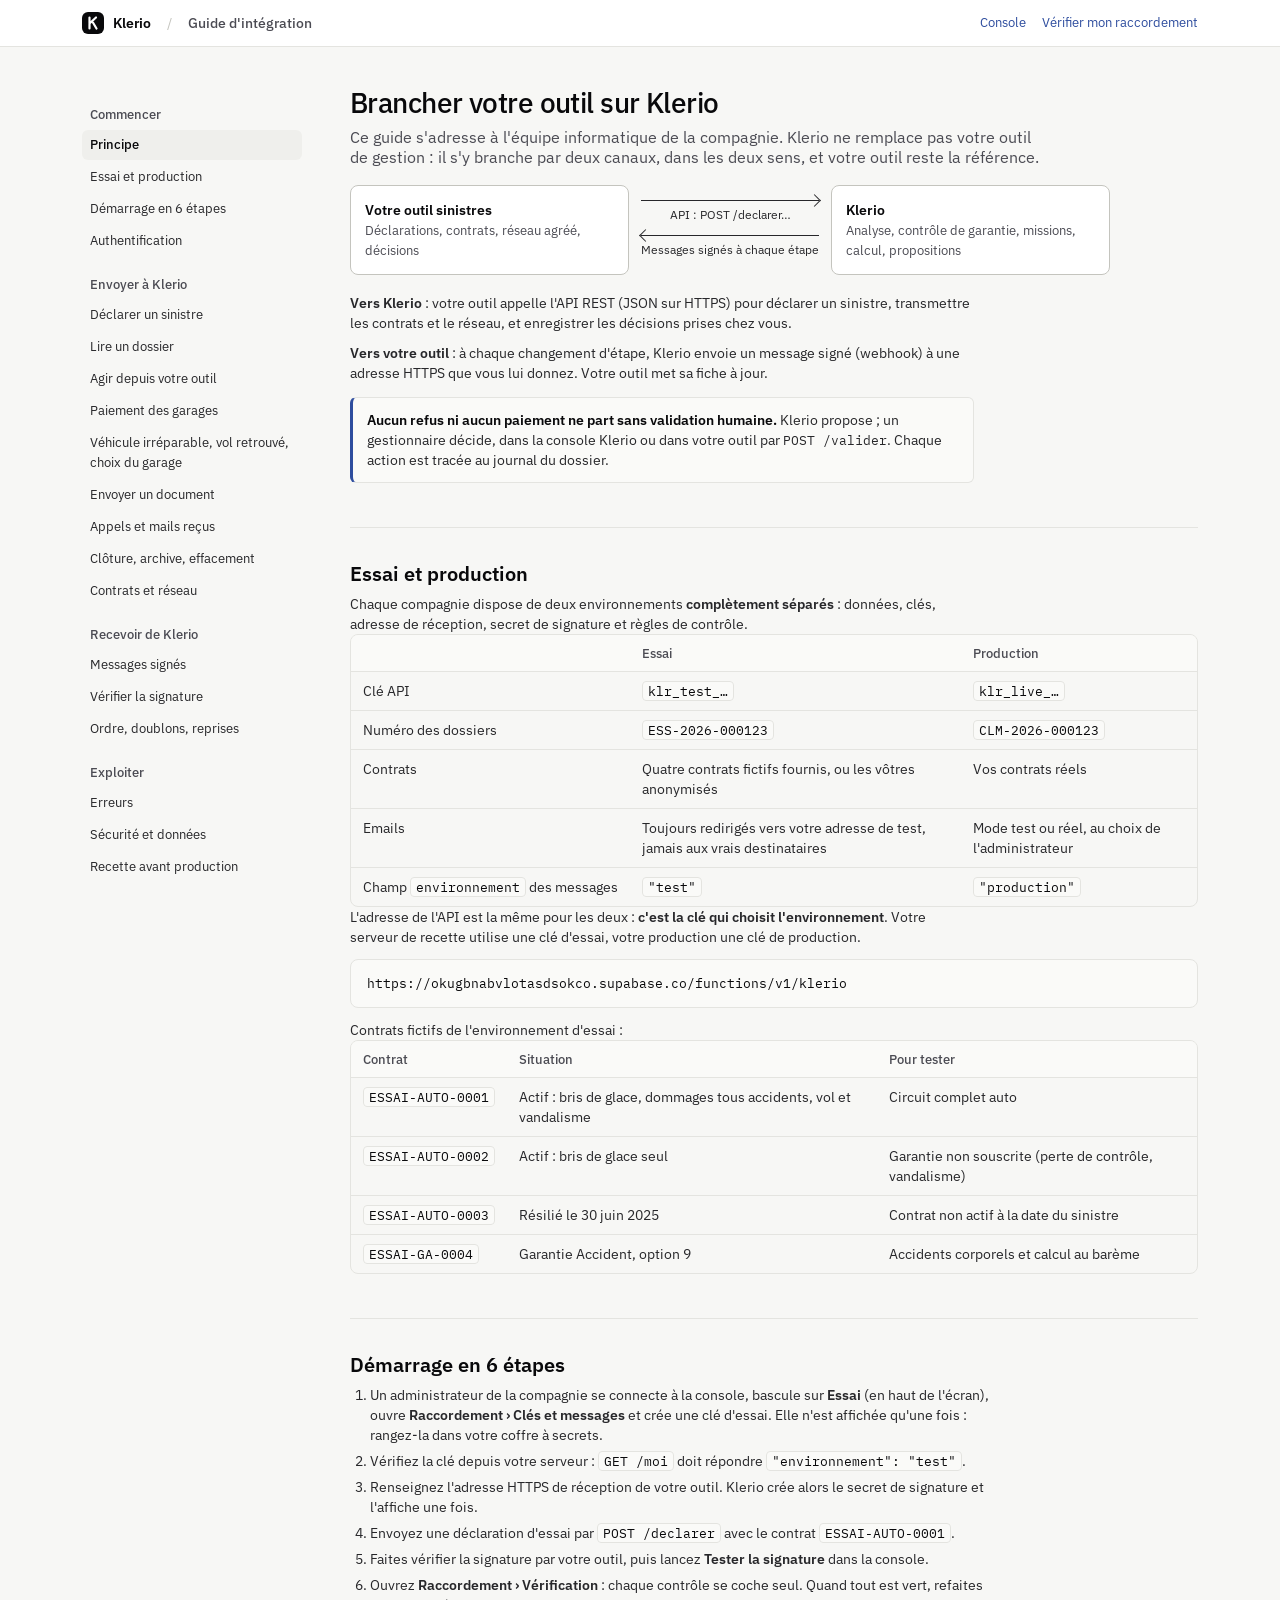
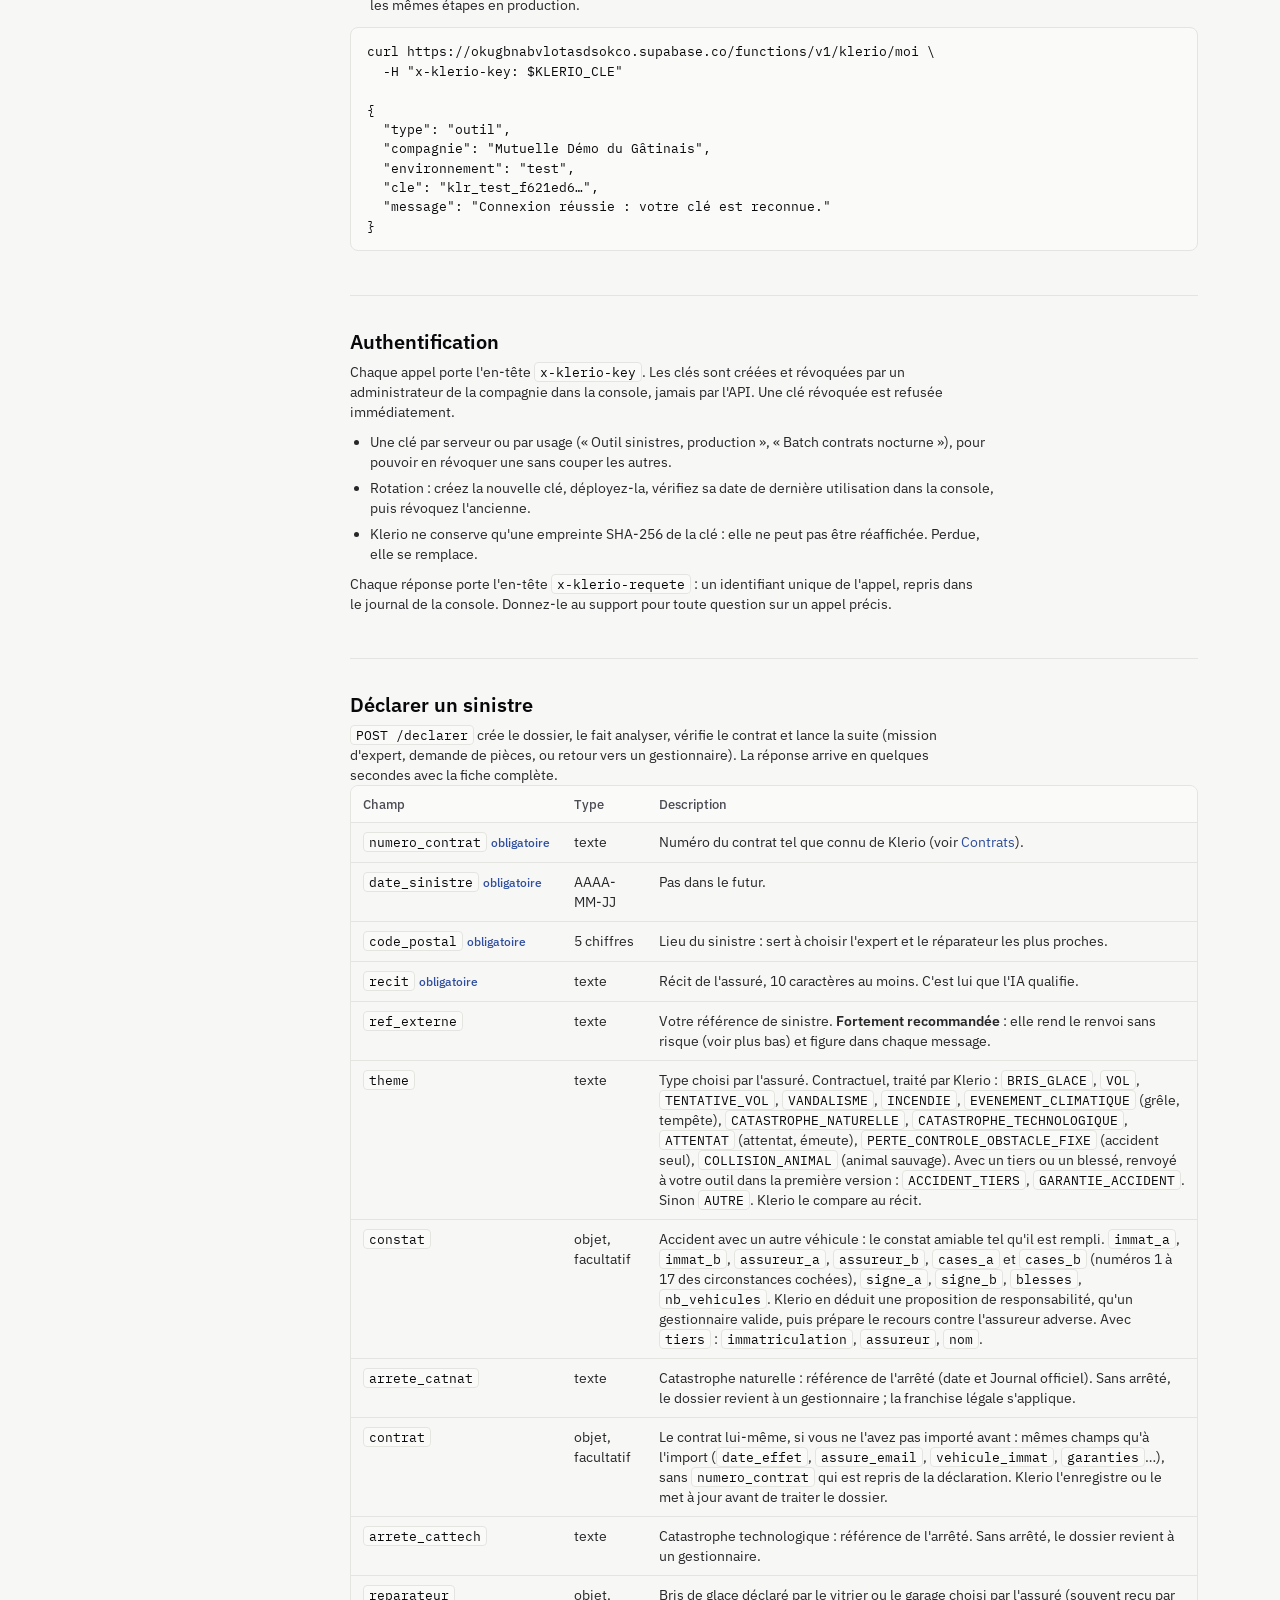
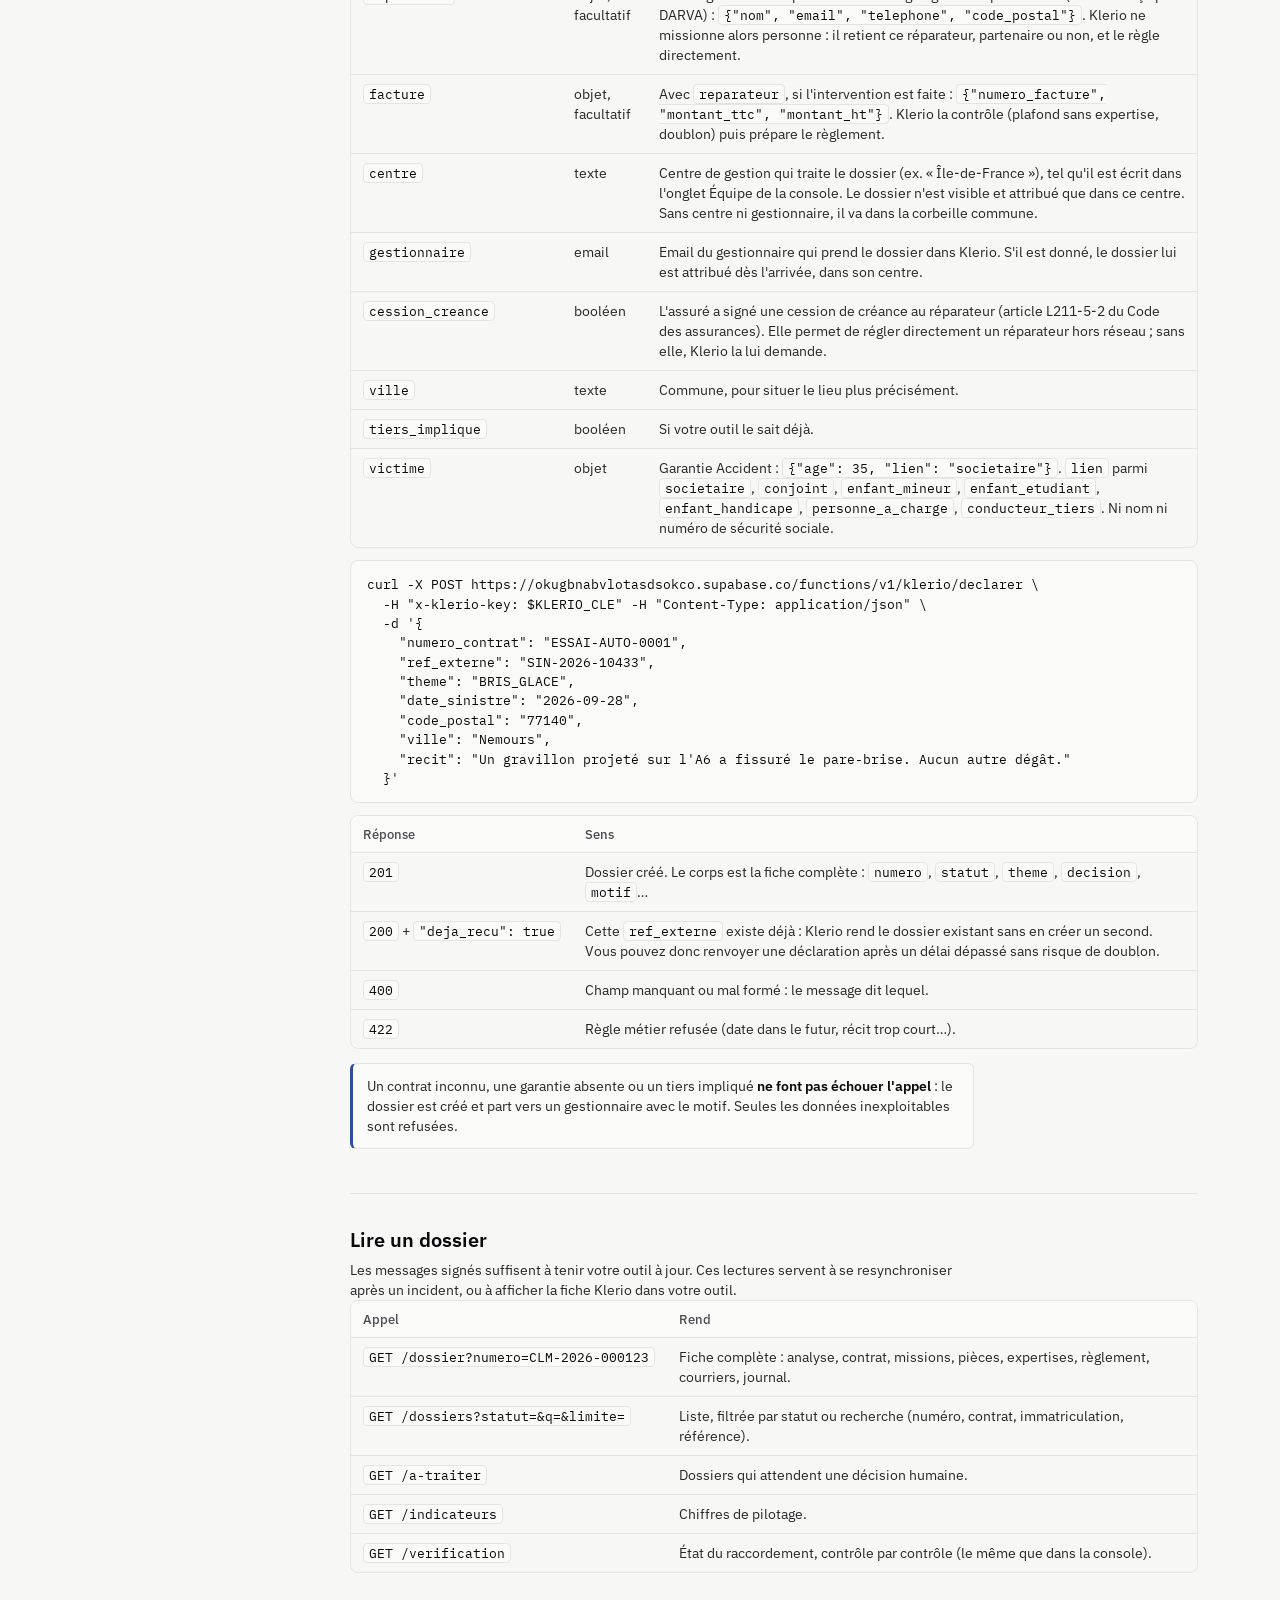
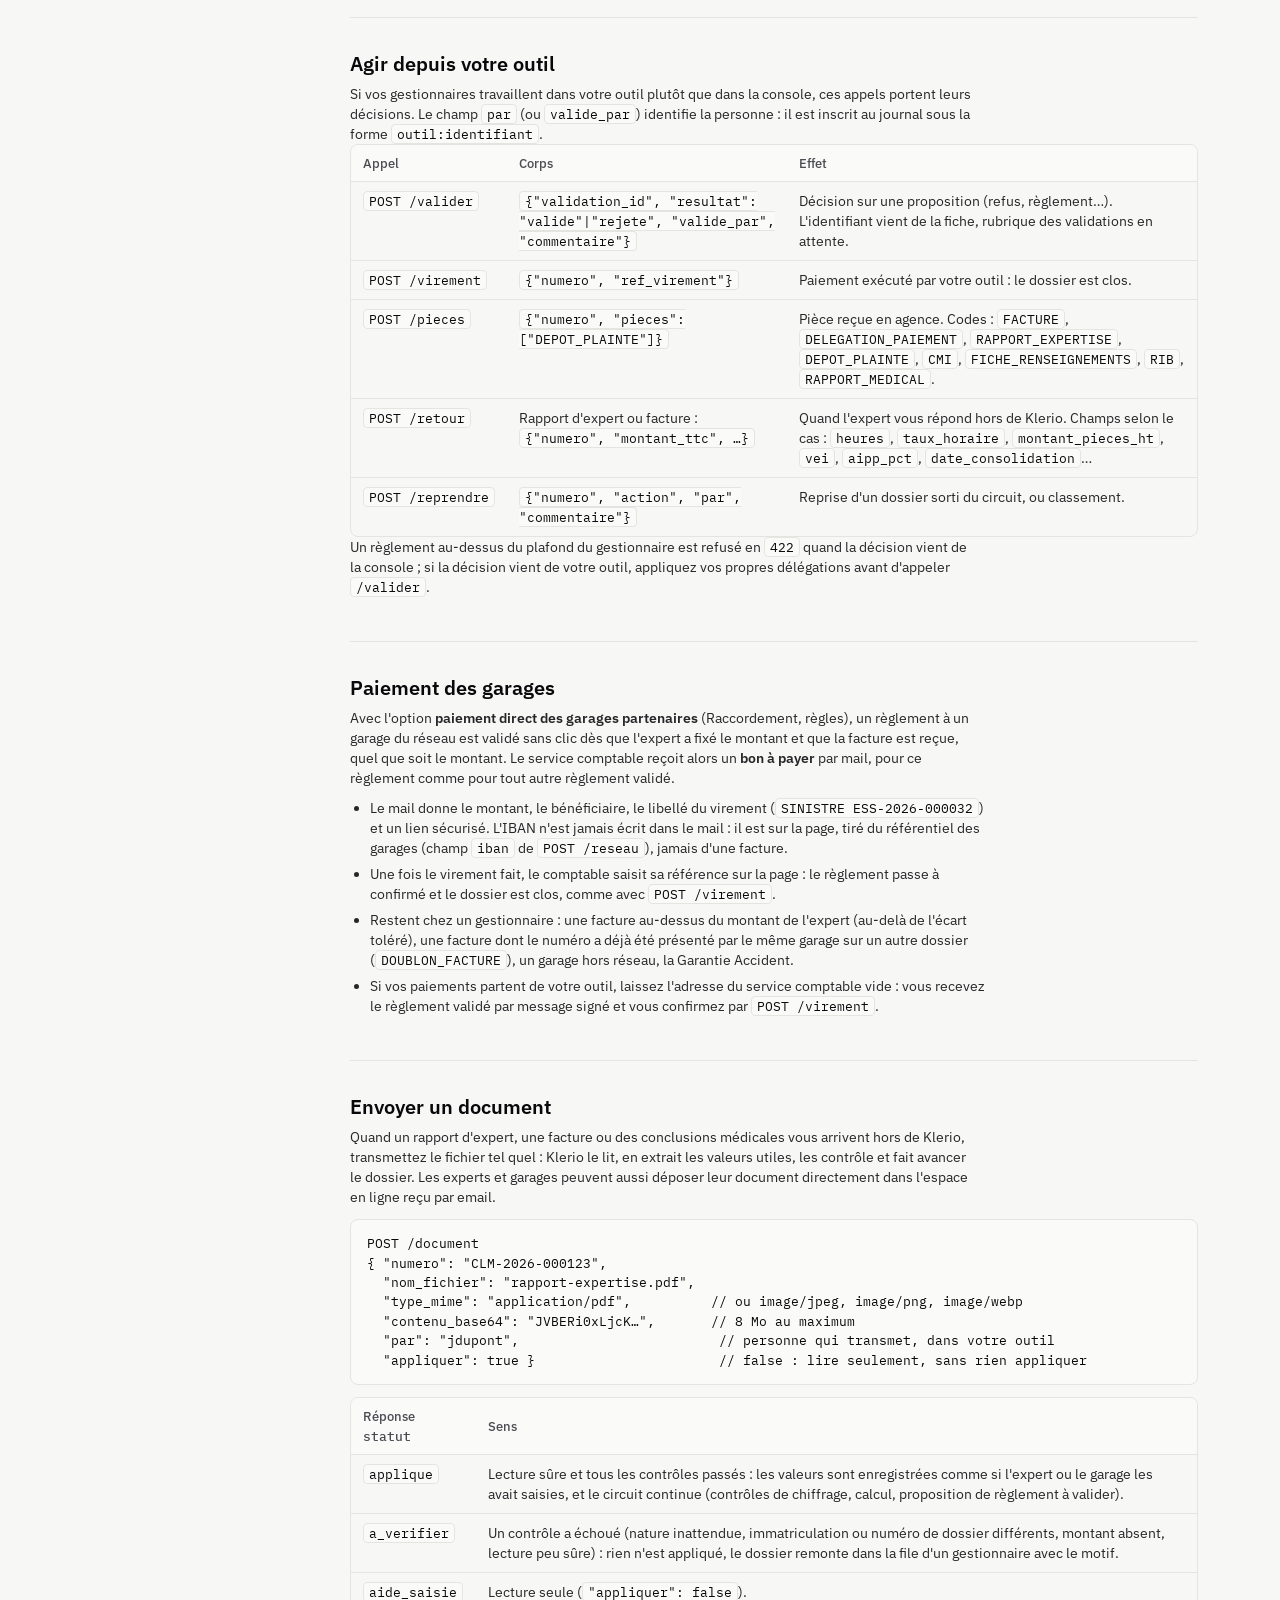
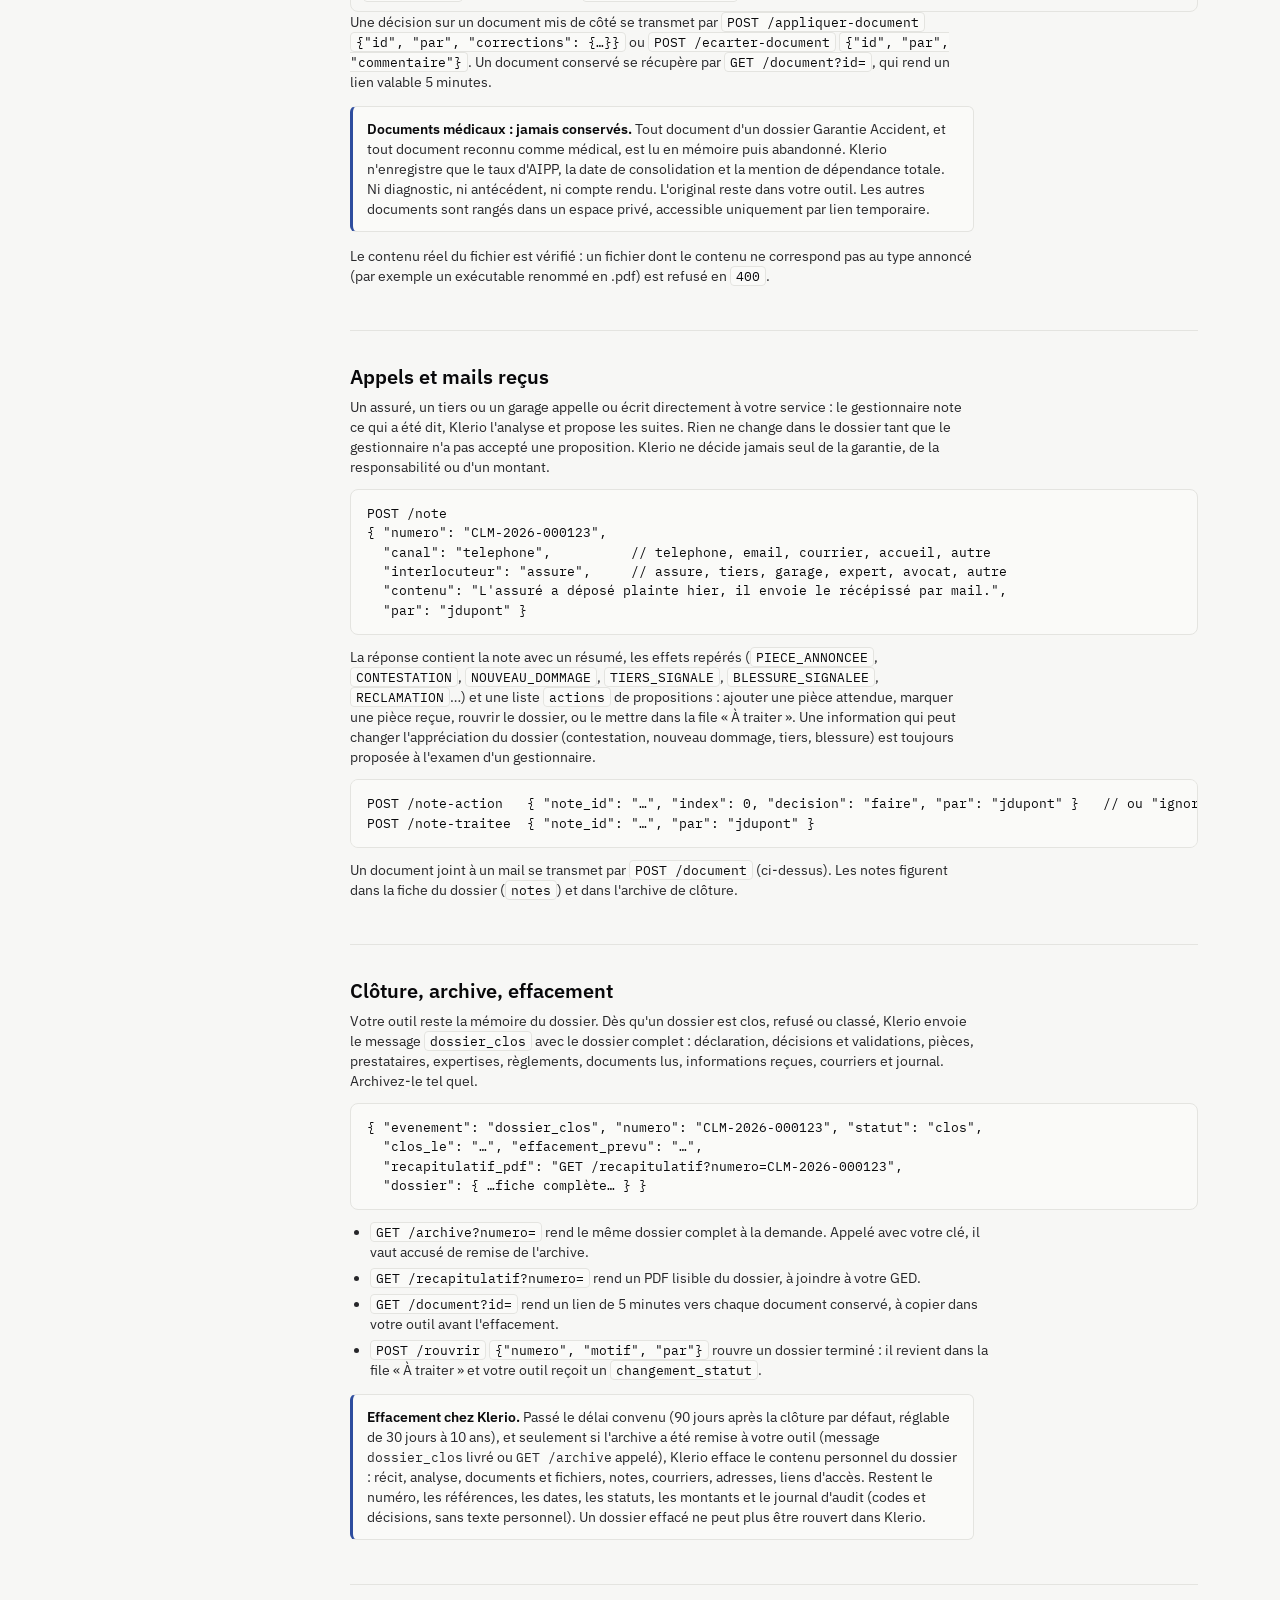
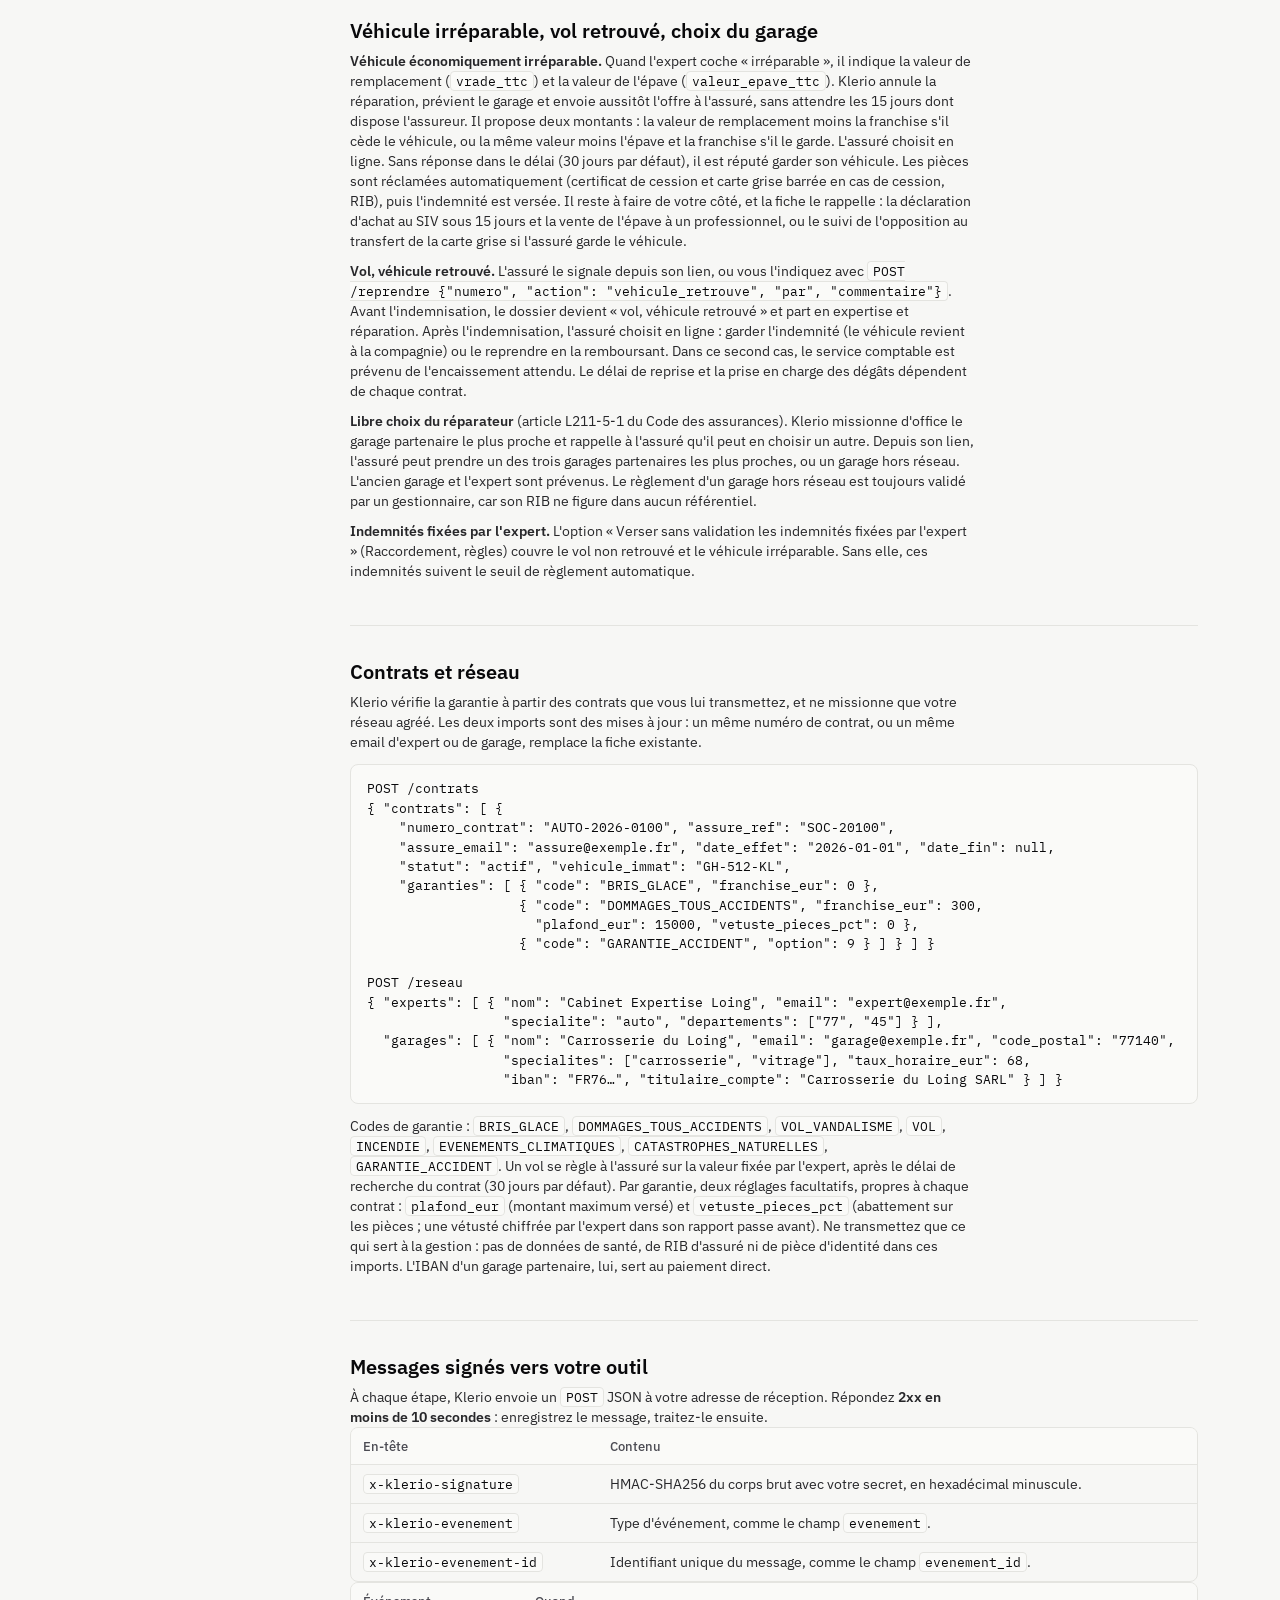
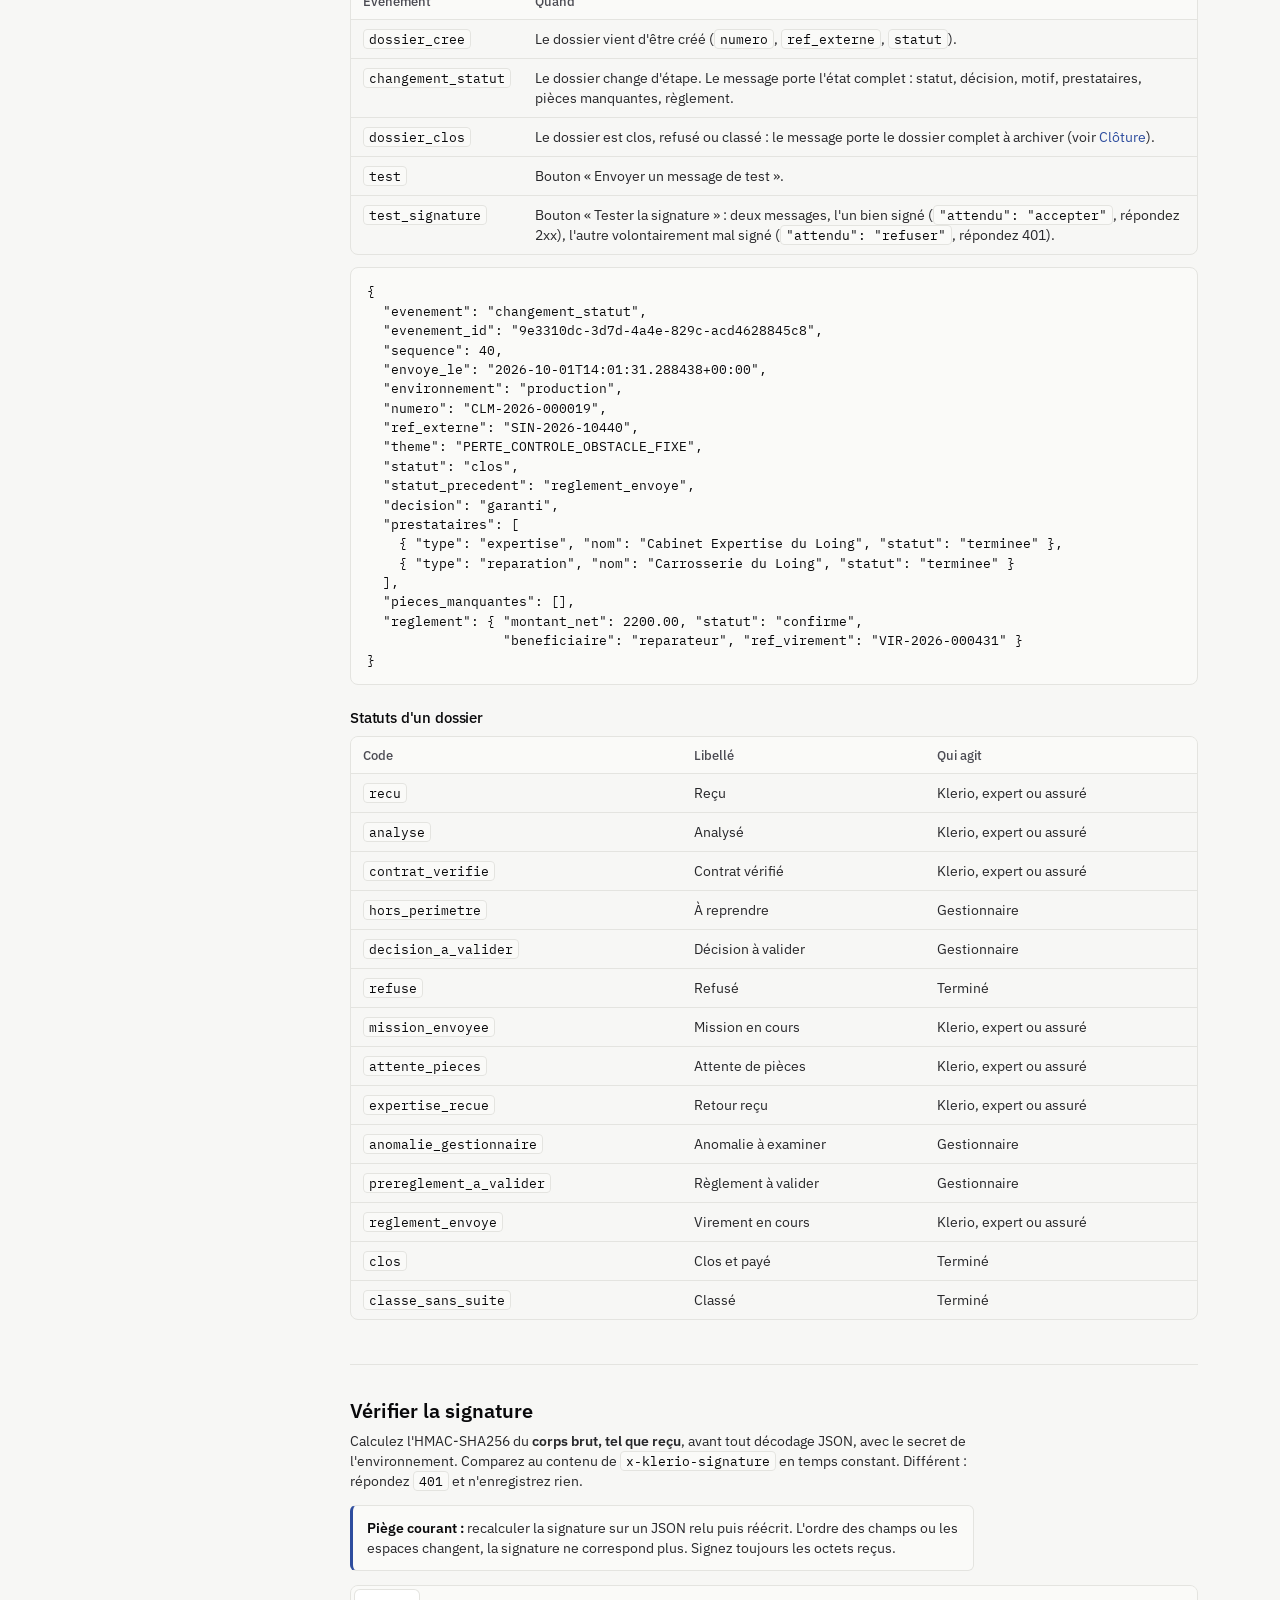
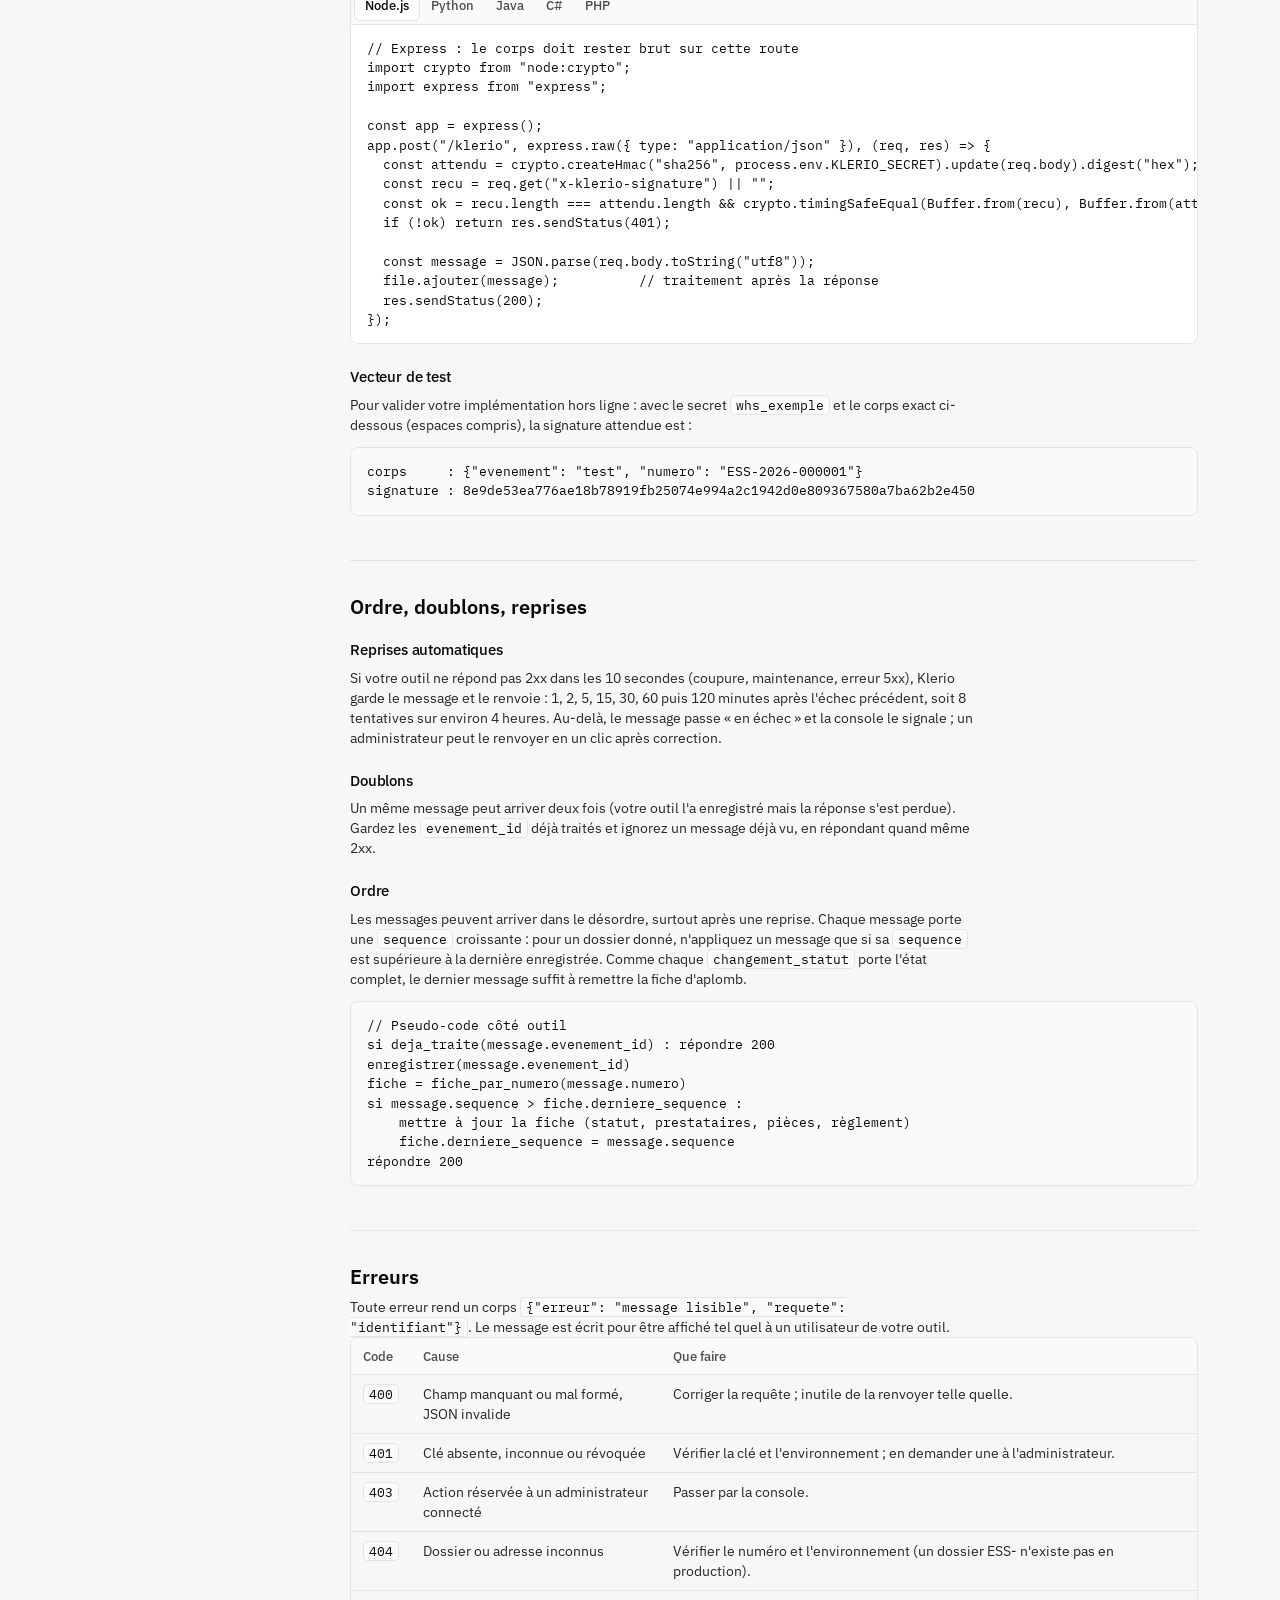
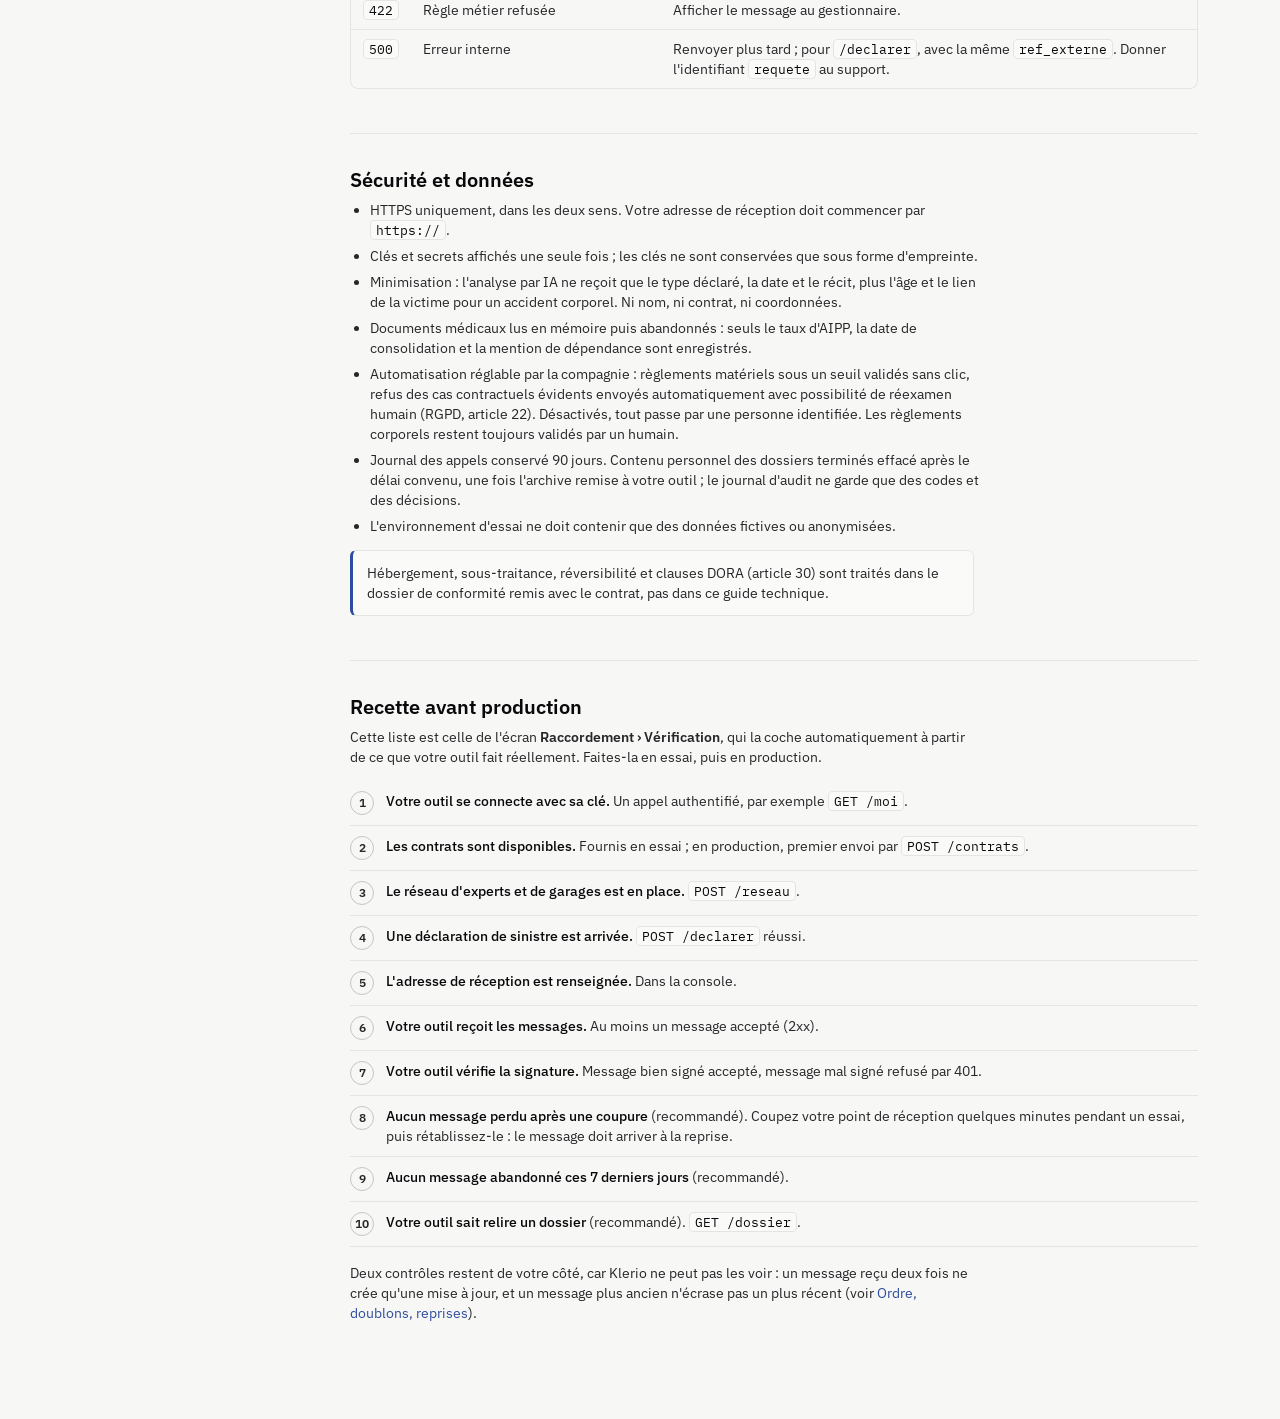
<file: guide.html>
<!doctype html>
<html lang="fr">
<head>
<meta charset="utf-8">
<meta name="viewport" content="width=device-width, initial-scale=1">
<link rel="icon" type="image/svg+xml" href="icones/icone.svg">
<link rel="icon" type="image/png" sizes="32x32" href="icones/favicon-32.png">
<link rel="apple-touch-icon" href="icones/apple-touch-icon.png">
<title>Guide d'intégration Klerio</title>
<meta name="description" content="Brancher l'outil de gestion des sinistres d'une compagnie sur Klerio : clés, déclarations, messages signés, recette.">
<link rel="preconnect" href="https://fonts.googleapis.com">
<link rel="preconnect" href="https://fonts.gstatic.com" crossorigin>
<link href="https://fonts.googleapis.com/css2?family=IBM+Plex+Mono:wght@400;500&family=IBM+Plex+Sans:wght@400;500;600&display=swap" rel="stylesheet">
<link rel="stylesheet" href="style.css">
<style>
.haut { border-bottom: 1px solid var(--trait); background: var(--feuille); position: sticky; top: 0; z-index: 10; }
.haut-in { max-width: 1180px; margin: 0 auto; padding: 12px 32px; display: flex; align-items: center; gap: 16px; }
.haut-in .sep { color: var(--trait-fort); }
.haut-in .titre { font-size: 14px; color: var(--gris); font-weight: 500; }
.haut-in nav { margin-left: auto; display: flex; gap: 16px; font-size: 13px; }
.cadre { max-width: 1180px; margin: 0 auto; padding: 0 32px; display: grid; grid-template-columns: 220px minmax(0, 1fr); gap: 48px; }
.sommaire { position: sticky; top: 60px; align-self: start; padding: 28px 0; max-height: calc(100vh - 60px); overflow-y: auto; }
.sommaire ol { list-style: none; margin: 0; padding: 0; display: grid; gap: 2px; counter-reset: s; }
.sommaire a { display: block; padding: 5px 8px; border-radius: 6px; color: var(--encre-2); font-size: 13px; }
.sommaire a:hover { background: var(--survol); text-decoration: none; }
.sommaire a.actif { background: var(--survol); color: var(--encre); font-weight: 500; }
.sommaire .groupe { font-size: 12.5px; font-weight: 500; color: var(--gris); padding: 16px 8px 4px; }
main { padding: 32px 0 96px; min-width: 0; }
main > section { padding-top: 8px; scroll-margin-top: 72px; }
main > section + section { margin-top: 44px; border-top: 1px solid var(--trait); padding-top: 36px; }
main h1 { font-size: 28px; letter-spacing: -.02em; }
main h2 { font-size: 20px; margin-bottom: 10px; }
main h3 { font-size: 15px; margin: 24px 0 8px; }
main p, main li { color: var(--encre-2); max-width: 78ch; }
main p + p { margin-top: 10px; }
main ul, main ol.etapes { padding-left: 20px; display: grid; gap: 6px; margin: 10px 0; }
.chapeau { font-size: 15.5px; color: var(--gris); margin-top: 8px; max-width: 70ch; }
code, .mono { font-family: var(--mono); font-size: 12.5px; }
p code, li code, td code { background: var(--feuille-2); border: 1px solid var(--trait); border-radius: 4px; padding: 1px 5px; color: var(--encre); }
pre { font-family: var(--mono); font-size: 12.5px; line-height: 1.55; background: var(--feuille-2); border: 1px solid var(--trait); border-radius: 8px; padding: 14px 16px; overflow-x: auto; margin: 12px 0; color: var(--encre); }
.tab-code { border: 1px solid var(--trait); border-radius: 8px; margin: 12px 0; overflow: hidden; }
.tab-code .langs { display: flex; gap: 2px; background: var(--feuille-2); border-bottom: 1px solid var(--trait); padding: 4px; overflow-x: auto; }
.tab-code .langs button { border: 0; background: none; padding: 5px 10px; border-radius: 5px; font-size: 12.5px; font-weight: 500; color: var(--gris); cursor: pointer; white-space: nowrap; }
.tab-code .langs button[aria-selected="true"] { background: var(--feuille); color: var(--encre); box-shadow: 0 0 0 1px var(--trait); }
.tab-code pre { margin: 0; border: 0; border-radius: 0; background: var(--feuille); }
table.doc { width: 100%; border-collapse: collapse; font-size: 13.5px; margin: 12px 0; }
table.doc th { text-align: left; font-weight: 500; color: var(--gris); font-size: 12.5px; padding: 8px 12px; border-bottom: 1px solid var(--trait); background: var(--feuille-2); }
table.doc td { padding: 9px 12px; border-bottom: 1px solid var(--trait); vertical-align: top; color: var(--encre-2); }
table.doc td:first-child { white-space: nowrap; }
.tableau-defil { overflow-x: auto; border: 1px solid var(--trait); border-radius: 8px; }
.tableau-defil table.doc { margin: 0; }
.tableau-defil table.doc tr:last-child td { border-bottom: 0; }
.oblig { font-size: 11.5px; color: var(--orange-texte); font-weight: 500; margin-left: 4px; }
.note { border: 1px solid var(--trait); border-left: 3px solid var(--bleu); border-radius: 6px; padding: 12px 14px; background: var(--feuille-2); margin: 14px 0; font-size: 13.5px; color: var(--encre-2); max-width: 78ch; }
.note.attention { border-left-color: var(--orange); }
.note b { color: var(--encre); }
.schema { display: grid; grid-template-columns: 1fr auto 1fr; gap: 12px; align-items: center; margin: 18px 0; max-width: 760px; }
.schema .boite-s { border: 1px solid var(--trait-fort); border-radius: 8px; padding: 14px; background: var(--feuille); }
.schema .boite-s b { display: block; font-size: 14px; }
.schema .boite-s span { font-size: 12.5px; color: var(--gris); }
.schema .fleches { display: grid; gap: 10px; font-size: 12px; color: var(--encre-2); text-align: center; }
.schema .fleches div { border-top: 1.5px solid var(--encre-2); padding-top: 4px; position: relative; min-width: 170px; }
.schema .fleches div::after { content: ""; position: absolute; top: -5px; width: 8px; height: 8px; border-top: 1.5px solid var(--encre-2); border-right: 1.5px solid var(--encre-2); }
.schema .fleches .d::after { right: 0; transform: rotate(45deg); }
.schema .fleches .g::after { left: 0; transform: rotate(-135deg); }
@media (max-width: 640px) { .schema { grid-template-columns: 1fr; } .schema .fleches div { min-width: 0; } }
.recette { list-style: none; padding: 0 !important; counter-reset: r; }
.recette li { counter-increment: r; display: grid; grid-template-columns: 26px 1fr; gap: 10px; padding: 10px 0; border-bottom: 1px solid var(--trait); max-width: none; }
.recette li::before { content: counter(r); width: 22px; height: 22px; border-radius: 50%; border: 1.5px solid var(--trait-fort); display: grid; place-items: center; font-size: 12px; font-weight: 600; color: var(--encre-2); }
.recette b { color: var(--encre); font-weight: 500; }
@media (max-width: 900px) {
  .cadre { grid-template-columns: minmax(0, 1fr); gap: 0; padding: 0 16px; }
  .sommaire { position: static; max-height: none; padding: 16px 0 0; border-bottom: 1px solid var(--trait); }
  .sommaire ol { grid-template-columns: repeat(2, minmax(0, 1fr)); }
  .haut-in { padding: 12px 16px; }
  .haut-in .titre, .haut-in .sep { display: none; }
}
</style>
<link rel="stylesheet" href="charte.css?v=20261115b">
</head>
<body>
<header class="haut">
  <div class="haut-in">
    <a class="marque" href="index.html" id="logo" style="color:inherit;text-decoration:none"></a>
    <span class="sep">/</span><span class="titre">Guide d'intégration</span>
    <nav><a href="index.html">Console</a><a href="index.html#/raccordement/verification">Vérifier mon raccordement</a></nav>
  </div>
</header>

<div class="cadre">
  <aside class="sommaire" aria-label="Sommaire">
    <ol>
      <li class="groupe">Commencer</li>
      <li><a href="#principe">Principe</a></li>
      <li><a href="#environnements">Essai et production</a></li>
      <li><a href="#demarrage">Démarrage en 6 étapes</a></li>
      <li><a href="#authentification">Authentification</a></li>
      <li class="groupe">Envoyer à Klerio</li>
      <li><a href="#declarer">Déclarer un sinistre</a></li>
      <li><a href="#suivre">Lire un dossier</a></li>
      <li><a href="#agir">Agir depuis votre outil</a></li>
      <li><a href="#paiement">Paiement des garages</a></li>
      <li><a href="#vehicule">Véhicule irréparable, vol retrouvé, choix du garage</a></li>
      <li><a href="#documents">Envoyer un document</a></li>
      <li><a href="#informations">Appels et mails reçus</a></li>
      <li><a href="#cloture">Clôture, archive, effacement</a></li>
      <li><a href="#referentiels">Contrats et réseau</a></li>
      <li class="groupe">Recevoir de Klerio</li>
      <li><a href="#messages">Messages signés</a></li>
      <li><a href="#signature">Vérifier la signature</a></li>
      <li><a href="#fiabilite">Ordre, doublons, reprises</a></li>
      <li class="groupe">Exploiter</li>
      <li><a href="#erreurs">Erreurs</a></li>
      <li><a href="#securite">Sécurité et données</a></li>
      <li><a href="#recette">Recette avant production</a></li>
    </ol>
  </aside>

  <main>
    <section id="principe">
      <h1>Brancher votre outil sur Klerio</h1>
      <p class="chapeau">Ce guide s'adresse à l'équipe informatique de la compagnie. Klerio ne remplace pas votre outil de gestion : il s'y branche par deux canaux, dans les deux sens, et votre outil reste la référence.</p>
      <div class="schema" role="img" aria-label="Votre outil envoie les déclarations à Klerio ; Klerio renvoie chaque étape à votre outil par un message signé.">
        <div class="boite-s"><b>Votre outil sinistres</b><span>Déclarations, contrats, réseau agréé, décisions</span></div>
        <div class="fleches"><div class="d">API : POST /declarer…</div><div class="g">Messages signés à chaque étape</div></div>
        <div class="boite-s"><b>Klerio</b><span>Analyse, contrôle de garantie, missions, calcul, propositions</span></div>
      </div>
      <p><b>Vers Klerio</b> : votre outil appelle l'API REST (JSON sur HTTPS) pour déclarer un sinistre, transmettre les contrats et le réseau, et enregistrer les décisions prises chez vous.</p>
      <p><b>Vers votre outil</b> : à chaque changement d'étape, Klerio envoie un message signé (webhook) à une adresse HTTPS que vous lui donnez. Votre outil met sa fiche à jour.</p>
      <div class="note"><b>Aucun refus ni aucun paiement ne part sans validation humaine.</b> Klerio propose ; un gestionnaire décide, dans la console Klerio ou dans votre outil par <code>POST /valider</code>. Chaque action est tracée au journal du dossier.</div>
    </section>

    <section id="environnements">
      <h2>Essai et production</h2>
      <p>Chaque compagnie dispose de deux environnements <b>complètement séparés</b> : données, clés, adresse de réception, secret de signature et règles de contrôle.</p>
      <div class="tableau-defil"><table class="doc">
        <thead><tr><th></th><th>Essai</th><th>Production</th></tr></thead>
        <tbody>
          <tr><td>Clé API</td><td><code>klr_test_…</code></td><td><code>klr_live_…</code></td></tr>
          <tr><td>Numéro des dossiers</td><td><code>ESS-2026-000123</code></td><td><code>CLM-2026-000123</code></td></tr>
          <tr><td>Contrats</td><td>Quatre contrats fictifs fournis, ou les vôtres anonymisés</td><td>Vos contrats réels</td></tr>
          <tr><td>Emails</td><td>Toujours redirigés vers votre adresse de test, jamais aux vrais destinataires</td><td>Mode test ou réel, au choix de l'administrateur</td></tr>
          <tr><td>Champ <code>environnement</code> des messages</td><td><code>"test"</code></td><td><code>"production"</code></td></tr>
        </tbody>
      </table></div>
      <p>L'adresse de l'API est la même pour les deux : <b>c'est la clé qui choisit l'environnement</b>. Votre serveur de recette utilise une clé d'essai, votre production une clé de production.</p>
      <pre id="base-url">https://okugbnabvlotasdsokco.supabase.co/functions/v1/klerio</pre>
      <p>Contrats fictifs de l'environnement d'essai :</p>
      <div class="tableau-defil"><table class="doc">
        <thead><tr><th>Contrat</th><th>Situation</th><th>Pour tester</th></tr></thead>
        <tbody>
          <tr><td><code>ESSAI-AUTO-0001</code></td><td>Actif : bris de glace, dommages tous accidents, vol et vandalisme</td><td>Circuit complet auto</td></tr>
          <tr><td><code>ESSAI-AUTO-0002</code></td><td>Actif : bris de glace seul</td><td>Garantie non souscrite (perte de contrôle, vandalisme)</td></tr>
          <tr><td><code>ESSAI-AUTO-0003</code></td><td>Résilié le 30 juin 2025</td><td>Contrat non actif à la date du sinistre</td></tr>
          <tr><td><code>ESSAI-GA-0004</code></td><td>Garantie Accident, option 9</td><td>Accidents corporels et calcul au barème</td></tr>
        </tbody>
      </table></div>
    </section>

    <section id="demarrage">
      <h2>Démarrage en 6 étapes</h2>
      <ol class="etapes">
        <li>Un administrateur de la compagnie se connecte à la console, bascule sur <b>Essai</b> (en haut de l'écran), ouvre <b>Raccordement › Clés et messages</b> et crée une clé d'essai. Elle n'est affichée qu'une fois : rangez-la dans votre coffre à secrets.</li>
        <li>Vérifiez la clé depuis votre serveur : <code>GET /moi</code> doit répondre <code>"environnement": "test"</code>.</li>
        <li>Renseignez l'adresse HTTPS de réception de votre outil. Klerio crée alors le secret de signature et l'affiche une fois.</li>
        <li>Envoyez une déclaration d'essai par <code>POST /declarer</code> avec le contrat <code>ESSAI-AUTO-0001</code>.</li>
        <li>Faites vérifier la signature par votre outil, puis lancez <b>Tester la signature</b> dans la console.</li>
        <li>Ouvrez <b>Raccordement › Vérification</b> : chaque contrôle se coche seul. Quand tout est vert, refaites les mêmes étapes en production.</li>
      </ol>
<pre>curl https://okugbnabvlotasdsokco.supabase.co/functions/v1/klerio/moi \
  -H "x-klerio-key: $KLERIO_CLE"

{
  "type": "outil",
  "compagnie": "Mutuelle Démo du Gâtinais",
  "environnement": "test",
  "cle": "klr_test_f621ed6…",
  "message": "Connexion réussie : votre clé est reconnue."
}</pre>
    </section>

    <section id="authentification">
      <h2>Authentification</h2>
      <p>Chaque appel porte l'en-tête <code>x-klerio-key</code>. Les clés sont créées et révoquées par un administrateur de la compagnie dans la console, jamais par l'API. Une clé révoquée est refusée immédiatement.</p>
      <ul>
        <li>Une clé par serveur ou par usage (« Outil sinistres, production », « Batch contrats nocturne »), pour pouvoir en révoquer une sans couper les autres.</li>
        <li>Rotation : créez la nouvelle clé, déployez-la, vérifiez sa date de dernière utilisation dans la console, puis révoquez l'ancienne.</li>
        <li>Klerio ne conserve qu'une empreinte SHA-256 de la clé : elle ne peut pas être réaffichée. Perdue, elle se remplace.</li>
      </ul>
      <p>Chaque réponse porte l'en-tête <code>x-klerio-requete</code> : un identifiant unique de l'appel, repris dans le journal de la console. Donnez-le au support pour toute question sur un appel précis.</p>
    </section>

    <section id="declarer">
      <h2>Déclarer un sinistre</h2>
      <p><code>POST /declarer</code> crée le dossier, le fait analyser, vérifie le contrat et lance la suite (mission d'expert, demande de pièces, ou retour vers un gestionnaire). La réponse arrive en quelques secondes avec la fiche complète.</p>
      <div class="tableau-defil"><table class="doc">
        <thead><tr><th>Champ</th><th>Type</th><th>Description</th></tr></thead>
        <tbody>
          <tr><td><code>numero_contrat</code><span class="oblig">obligatoire</span></td><td>texte</td><td>Numéro du contrat tel que connu de Klerio (voir <a href="#referentiels">Contrats</a>).</td></tr>
          <tr><td><code>date_sinistre</code><span class="oblig">obligatoire</span></td><td>AAAA-MM-JJ</td><td>Pas dans le futur.</td></tr>
          <tr><td><code>code_postal</code><span class="oblig">obligatoire</span></td><td>5 chiffres</td><td>Lieu du sinistre : sert à choisir l'expert et le réparateur les plus proches.</td></tr>
          <tr><td><code>recit</code><span class="oblig">obligatoire</span></td><td>texte</td><td>Récit de l'assuré, 10 caractères au moins. C'est lui que l'IA qualifie.</td></tr>
          <tr><td><code>ref_externe</code></td><td>texte</td><td>Votre référence de sinistre. <b>Fortement recommandée</b> : elle rend le renvoi sans risque (voir plus bas) et figure dans chaque message.</td></tr>
          <tr><td><code>theme</code></td><td>texte</td><td>Type choisi par l'assuré. Contractuel, traité par Klerio : <code>BRIS_GLACE</code>, <code>VOL</code>, <code>TENTATIVE_VOL</code>, <code>VANDALISME</code>, <code>INCENDIE</code>, <code>EVENEMENT_CLIMATIQUE</code> (grêle, tempête), <code>CATASTROPHE_NATURELLE</code>, <code>CATASTROPHE_TECHNOLOGIQUE</code>, <code>ATTENTAT</code> (attentat, émeute), <code>PERTE_CONTROLE_OBSTACLE_FIXE</code> (accident seul), <code>COLLISION_ANIMAL</code> (animal sauvage). Avec un tiers ou un blessé, renvoyé à votre outil dans la première version : <code>ACCIDENT_TIERS</code>, <code>GARANTIE_ACCIDENT</code>. Sinon <code>AUTRE</code>. Klerio le compare au récit.</td></tr>
          <tr><td><code>constat</code></td><td>objet, facultatif</td><td>Accident avec un autre véhicule : le constat amiable tel qu'il est rempli. <code>immat_a</code>, <code>immat_b</code>, <code>assureur_a</code>, <code>assureur_b</code>, <code>cases_a</code> et <code>cases_b</code> (numéros 1 à 17 des circonstances cochées), <code>signe_a</code>, <code>signe_b</code>, <code>blesses</code>, <code>nb_vehicules</code>. Klerio en déduit une proposition de responsabilité, qu'un gestionnaire valide, puis prépare le recours contre l'assureur adverse. Avec <code>tiers</code> : <code>immatriculation</code>, <code>assureur</code>, <code>nom</code>.</td></tr>
          <tr><td><code>arrete_catnat</code></td><td>texte</td><td>Catastrophe naturelle : référence de l'arrêté (date et Journal officiel). Sans arrêté, le dossier revient à un gestionnaire ; la franchise légale s'applique.</td></tr>
          <tr><td><code>contrat</code></td><td>objet, facultatif</td><td>Le contrat lui-même, si vous ne l'avez pas importé avant : mêmes champs qu'à l'import (<code>date_effet</code>, <code>assure_email</code>, <code>vehicule_immat</code>, <code>garanties</code>…), sans <code>numero_contrat</code> qui est repris de la déclaration. Klerio l'enregistre ou le met à jour avant de traiter le dossier.</td></tr>
          <tr><td><code>arrete_cattech</code></td><td>texte</td><td>Catastrophe technologique : référence de l'arrêté. Sans arrêté, le dossier revient à un gestionnaire.</td></tr>
          <tr><td><code>reparateur</code></td><td>objet, facultatif</td><td>Bris de glace déclaré par le vitrier ou le garage choisi par l'assuré (souvent reçu par DARVA) : <code>{"nom", "email", "telephone", "code_postal"}</code>. Klerio ne missionne alors personne : il retient ce réparateur, partenaire ou non, et le règle directement.</td></tr>
          <tr><td><code>facture</code></td><td>objet, facultatif</td><td>Avec <code>reparateur</code>, si l'intervention est faite : <code>{"numero_facture", "montant_ttc", "montant_ht"}</code>. Klerio la contrôle (plafond sans expertise, doublon) puis prépare le règlement.</td></tr>
          <tr><td><code>centre</code></td><td>texte</td><td>Centre de gestion qui traite le dossier (ex. « Île-de-France »), tel qu'il est écrit dans l'onglet Équipe de la console. Le dossier n'est visible et attribué que dans ce centre. Sans centre ni gestionnaire, il va dans la corbeille commune.</td></tr>
          <tr><td><code>gestionnaire</code></td><td>email</td><td>Email du gestionnaire qui prend le dossier dans Klerio. S'il est donné, le dossier lui est attribué dès l'arrivée, dans son centre.</td></tr>
          <tr><td><code>cession_creance</code></td><td>booléen</td><td>L'assuré a signé une cession de créance au réparateur (article L211-5-2 du Code des assurances). Elle permet de régler directement un réparateur hors réseau ; sans elle, Klerio la lui demande.</td></tr>
          <tr><td><code>ville</code></td><td>texte</td><td>Commune, pour situer le lieu plus précisément.</td></tr>
          <tr><td><code>tiers_implique</code></td><td>booléen</td><td>Si votre outil le sait déjà.</td></tr>
          <tr><td><code>victime</code></td><td>objet</td><td>Garantie Accident : <code>{"age": 35, "lien": "societaire"}</code>. <code>lien</code> parmi <code>societaire</code>, <code>conjoint</code>, <code>enfant_mineur</code>, <code>enfant_etudiant</code>, <code>enfant_handicape</code>, <code>personne_a_charge</code>, <code>conducteur_tiers</code>. Ni nom ni numéro de sécurité sociale.</td></tr>
        </tbody>
      </table></div>
<pre>curl -X POST https://okugbnabvlotasdsokco.supabase.co/functions/v1/klerio/declarer \
  -H "x-klerio-key: $KLERIO_CLE" -H "Content-Type: application/json" \
  -d '{
    "numero_contrat": "ESSAI-AUTO-0001",
    "ref_externe": "SIN-2026-10433",
    "theme": "BRIS_GLACE",
    "date_sinistre": "2026-09-28",
    "code_postal": "77140",
    "ville": "Nemours",
    "recit": "Un gravillon projeté sur l'A6 a fissuré le pare-brise. Aucun autre dégât."
  }'</pre>
      <div class="tableau-defil"><table class="doc">
        <thead><tr><th>Réponse</th><th>Sens</th></tr></thead>
        <tbody>
          <tr><td><code>201</code></td><td>Dossier créé. Le corps est la fiche complète : <code>numero</code>, <code>statut</code>, <code>theme</code>, <code>decision</code>, <code>motif</code>…</td></tr>
          <tr><td><code>200</code> + <code>"deja_recu": true</code></td><td>Cette <code>ref_externe</code> existe déjà : Klerio rend le dossier existant sans en créer un second. Vous pouvez donc renvoyer une déclaration après un délai dépassé sans risque de doublon.</td></tr>
          <tr><td><code>400</code></td><td>Champ manquant ou mal formé : le message dit lequel.</td></tr>
          <tr><td><code>422</code></td><td>Règle métier refusée (date dans le futur, récit trop court…).</td></tr>
        </tbody>
      </table></div>
      <div class="note">Un contrat inconnu, une garantie absente ou un tiers impliqué <b>ne font pas échouer l'appel</b> : le dossier est créé et part vers un gestionnaire avec le motif. Seules les données inexploitables sont refusées.</div>
    </section>

    <section id="suivre">
      <h2>Lire un dossier</h2>
      <p>Les messages signés suffisent à tenir votre outil à jour. Ces lectures servent à se resynchroniser après un incident, ou à afficher la fiche Klerio dans votre outil.</p>
      <div class="tableau-defil"><table class="doc">
        <thead><tr><th>Appel</th><th>Rend</th></tr></thead>
        <tbody>
          <tr><td><code>GET /dossier?numero=CLM-2026-000123</code></td><td>Fiche complète : analyse, contrat, missions, pièces, expertises, règlement, courriers, journal.</td></tr>
          <tr><td><code>GET /dossiers?statut=&amp;q=&amp;limite=</code></td><td>Liste, filtrée par statut ou recherche (numéro, contrat, immatriculation, référence).</td></tr>
          <tr><td><code>GET /a-traiter</code></td><td>Dossiers qui attendent une décision humaine.</td></tr>
          <tr><td><code>GET /indicateurs</code></td><td>Chiffres de pilotage.</td></tr>
          <tr><td><code>GET /verification</code></td><td>État du raccordement, contrôle par contrôle (le même que dans la console).</td></tr>
        </tbody>
      </table></div>
    </section>

    <section id="agir">
      <h2>Agir depuis votre outil</h2>
      <p>Si vos gestionnaires travaillent dans votre outil plutôt que dans la console, ces appels portent leurs décisions. Le champ <code>par</code> (ou <code>valide_par</code>) identifie la personne : il est inscrit au journal sous la forme <code>outil:identifiant</code>.</p>
      <div class="tableau-defil"><table class="doc">
        <thead><tr><th>Appel</th><th>Corps</th><th>Effet</th></tr></thead>
        <tbody>
          <tr><td><code>POST /valider</code></td><td><code>{"validation_id", "resultat": "valide"|"rejete", "valide_par", "commentaire"}</code></td><td>Décision sur une proposition (refus, règlement…). L'identifiant vient de la fiche, rubrique des validations en attente.</td></tr>
          <tr><td><code>POST /virement</code></td><td><code>{"numero", "ref_virement"}</code></td><td>Paiement exécuté par votre outil : le dossier est clos.</td></tr>
          <tr><td><code>POST /pieces</code></td><td><code>{"numero", "pieces": ["DEPOT_PLAINTE"]}</code></td><td>Pièce reçue en agence. Codes : <code>FACTURE</code>, <code>DELEGATION_PAIEMENT</code>, <code>RAPPORT_EXPERTISE</code>, <code>DEPOT_PLAINTE</code>, <code>CMI</code>, <code>FICHE_RENSEIGNEMENTS</code>, <code>RIB</code>, <code>RAPPORT_MEDICAL</code>.</td></tr>
          <tr><td><code>POST /retour</code></td><td>Rapport d'expert ou facture : <code>{"numero", "montant_ttc", …}</code></td><td>Quand l'expert vous répond hors de Klerio. Champs selon le cas : <code>heures</code>, <code>taux_horaire</code>, <code>montant_pieces_ht</code>, <code>vei</code>, <code>aipp_pct</code>, <code>date_consolidation</code>…</td></tr>
          <tr><td><code>POST /reprendre</code></td><td><code>{"numero", "action", "par", "commentaire"}</code></td><td>Reprise d'un dossier sorti du circuit, ou classement.</td></tr>
        </tbody>
      </table></div>
      <p>Un règlement au-dessus du plafond du gestionnaire est refusé en <code>422</code> quand la décision vient de la console ; si la décision vient de votre outil, appliquez vos propres délégations avant d'appeler <code>/valider</code>.</p>
    </section>

    <section id="paiement">
      <h2>Paiement des garages</h2>
      <p>Avec l'option <b>paiement direct des garages partenaires</b> (Raccordement, règles), un règlement à un garage du réseau est validé sans clic dès que l'expert a fixé le montant et que la facture est reçue, quel que soit le montant. Le service comptable reçoit alors un <b>bon à payer</b> par mail, pour ce règlement comme pour tout autre règlement validé.</p>
      <ul>
        <li>Le mail donne le montant, le bénéficiaire, le libellé du virement (<code>SINISTRE ESS-2026-000032</code>) et un lien sécurisé. L'IBAN n'est jamais écrit dans le mail : il est sur la page, tiré du référentiel des garages (champ <code>iban</code> de <code>POST /reseau</code>), jamais d'une facture.</li>
        <li>Une fois le virement fait, le comptable saisit sa référence sur la page : le règlement passe à confirmé et le dossier est clos, comme avec <code>POST /virement</code>.</li>
        <li>Restent chez un gestionnaire : une facture au-dessus du montant de l'expert (au-delà de l'écart toléré), une facture dont le numéro a déjà été présenté par le même garage sur un autre dossier (<code>DOUBLON_FACTURE</code>), un garage hors réseau, la Garantie Accident.</li>
        <li>Si vos paiements partent de votre outil, laissez l'adresse du service comptable vide : vous recevez le règlement validé par message signé et vous confirmez par <code>POST /virement</code>.</li>
      </ul>
    </section>

    <section id="documents">
      <h2>Envoyer un document</h2>
      <p>Quand un rapport d'expert, une facture ou des conclusions médicales vous arrivent hors de Klerio, transmettez le fichier tel quel : Klerio le lit, en extrait les valeurs utiles, les contrôle et fait avancer le dossier. Les experts et garages peuvent aussi déposer leur document directement dans l'espace en ligne reçu par email.</p>
<pre>POST /document
{ "numero": "CLM-2026-000123",
  "nom_fichier": "rapport-expertise.pdf",
  "type_mime": "application/pdf",          // ou image/jpeg, image/png, image/webp
  "contenu_base64": "JVBERi0xLjcK…",       // 8 Mo au maximum
  "par": "jdupont",                         // personne qui transmet, dans votre outil
  "appliquer": true }                       // false : lire seulement, sans rien appliquer</pre>
      <div class="tableau-defil"><table class="doc">
        <thead><tr><th>Réponse <code>statut</code></th><th>Sens</th></tr></thead>
        <tbody>
          <tr><td><code>applique</code></td><td>Lecture sûre et tous les contrôles passés : les valeurs sont enregistrées comme si l'expert ou le garage les avait saisies, et le circuit continue (contrôles de chiffrage, calcul, proposition de règlement à valider).</td></tr>
          <tr><td><code>a_verifier</code></td><td>Un contrôle a échoué (nature inattendue, immatriculation ou numéro de dossier différents, montant absent, lecture peu sûre) : rien n'est appliqué, le dossier remonte dans la file d'un gestionnaire avec le motif.</td></tr>
          <tr><td><code>aide_saisie</code></td><td>Lecture seule (<code>"appliquer": false</code>).</td></tr>
        </tbody>
      </table></div>
      <p>Une décision sur un document mis de côté se transmet par <code>POST /appliquer-document</code> <code>{"id", "par", "corrections": {…}}</code> ou <code>POST /ecarter-document</code> <code>{"id", "par", "commentaire"}</code>. Un document conservé se récupère par <code>GET /document?id=</code>, qui rend un lien valable 5 minutes.</p>
      <div class="note"><b>Documents médicaux : jamais conservés.</b> Tout document d'un dossier Garantie Accident, et tout document reconnu comme médical, est lu en mémoire puis abandonné. Klerio n'enregistre que le taux d'AIPP, la date de consolidation et la mention de dépendance totale. Ni diagnostic, ni antécédent, ni compte rendu. L'original reste dans votre outil. Les autres documents sont rangés dans un espace privé, accessible uniquement par lien temporaire.</div>
      <p>Le contenu réel du fichier est vérifié : un fichier dont le contenu ne correspond pas au type annoncé (par exemple un exécutable renommé en .pdf) est refusé en <code>400</code>.</p>
    </section>

    <section id="informations">
      <h2>Appels et mails reçus</h2>
      <p>Un assuré, un tiers ou un garage appelle ou écrit directement à votre service : le gestionnaire note ce qui a été dit, Klerio l'analyse et propose les suites. Rien ne change dans le dossier tant que le gestionnaire n'a pas accepté une proposition. Klerio ne décide jamais seul de la garantie, de la responsabilité ou d'un montant.</p>
<pre>POST /note
{ "numero": "CLM-2026-000123",
  "canal": "telephone",          // telephone, email, courrier, accueil, autre
  "interlocuteur": "assure",     // assure, tiers, garage, expert, avocat, autre
  "contenu": "L'assuré a déposé plainte hier, il envoie le récépissé par mail.",
  "par": "jdupont" }</pre>
      <p>La réponse contient la note avec un résumé, les effets repérés (<code>PIECE_ANNONCEE</code>, <code>CONTESTATION</code>, <code>NOUVEAU_DOMMAGE</code>, <code>TIERS_SIGNALE</code>, <code>BLESSURE_SIGNALEE</code>, <code>RECLAMATION</code>…) et une liste <code>actions</code> de propositions : ajouter une pièce attendue, marquer une pièce reçue, rouvrir le dossier, ou le mettre dans la file « À traiter ». Une information qui peut changer l'appréciation du dossier (contestation, nouveau dommage, tiers, blessure) est toujours proposée à l'examen d'un gestionnaire.</p>
<pre>POST /note-action   { "note_id": "…", "index": 0, "decision": "faire", "par": "jdupont" }   // ou "ignorer"
POST /note-traitee  { "note_id": "…", "par": "jdupont" }</pre>
      <p>Un document joint à un mail se transmet par <code>POST /document</code> (ci-dessus). Les notes figurent dans la fiche du dossier (<code>notes</code>) et dans l'archive de clôture.</p>
    </section>

    <section id="cloture">
      <h2>Clôture, archive, effacement</h2>
      <p>Votre outil reste la mémoire du dossier. Dès qu'un dossier est clos, refusé ou classé, Klerio envoie le message <code>dossier_clos</code> avec le dossier complet : déclaration, décisions et validations, pièces, prestataires, expertises, règlements, documents lus, informations reçues, courriers et journal. Archivez-le tel quel.</p>
<pre>{ "evenement": "dossier_clos", "numero": "CLM-2026-000123", "statut": "clos",
  "clos_le": "…", "effacement_prevu": "…",
  "recapitulatif_pdf": "GET /recapitulatif?numero=CLM-2026-000123",
  "dossier": { …fiche complète… } }</pre>
      <ul>
        <li><code>GET /archive?numero=</code> rend le même dossier complet à la demande. Appelé avec votre clé, il vaut accusé de remise de l'archive.</li>
        <li><code>GET /recapitulatif?numero=</code> rend un PDF lisible du dossier, à joindre à votre GED.</li>
        <li><code>GET /document?id=</code> rend un lien de 5 minutes vers chaque document conservé, à copier dans votre outil avant l'effacement.</li>
        <li><code>POST /rouvrir</code> <code>{"numero", "motif", "par"}</code> rouvre un dossier terminé : il revient dans la file « À traiter » et votre outil reçoit un <code>changement_statut</code>.</li>
      </ul>
      <div class="note"><b>Effacement chez Klerio.</b> Passé le délai convenu (90 jours après la clôture par défaut, réglable de 30 jours à 10 ans), et seulement si l'archive a été remise à votre outil (message <code>dossier_clos</code> livré ou <code>GET /archive</code> appelé), Klerio efface le contenu personnel du dossier : récit, analyse, documents et fichiers, notes, courriers, adresses, liens d'accès. Restent le numéro, les références, les dates, les statuts, les montants et le journal d'audit (codes et décisions, sans texte personnel). Un dossier effacé ne peut plus être rouvert dans Klerio.</div>
    </section>

    <section id="vehicule">
      <h2>Véhicule irréparable, vol retrouvé, choix du garage</h2>
      <p><b>Véhicule économiquement irréparable.</b> Quand l'expert coche « irréparable », il indique la valeur de remplacement (<code>vrade_ttc</code>) et la valeur de l'épave (<code>valeur_epave_ttc</code>). Klerio annule la réparation, prévient le garage et envoie aussitôt l'offre à l'assuré, sans attendre les 15 jours dont dispose l'assureur. Il propose deux montants : la valeur de remplacement moins la franchise s'il cède le véhicule, ou la même valeur moins l'épave et la franchise s'il le garde. L'assuré choisit en ligne. Sans réponse dans le délai (30 jours par défaut), il est réputé garder son véhicule. Les pièces sont réclamées automatiquement (certificat de cession et carte grise barrée en cas de cession, RIB), puis l'indemnité est versée. Il reste à faire de votre côté, et la fiche le rappelle : la déclaration d'achat au SIV sous 15 jours et la vente de l'épave à un professionnel, ou le suivi de l'opposition au transfert de la carte grise si l'assuré garde le véhicule.</p>
      <p><b>Vol, véhicule retrouvé.</b> L'assuré le signale depuis son lien, ou vous l'indiquez avec <code>POST /reprendre {"numero", "action": "vehicule_retrouve", "par", "commentaire"}</code>. Avant l'indemnisation, le dossier devient « vol, véhicule retrouvé » et part en expertise et réparation. Après l'indemnisation, l'assuré choisit en ligne : garder l'indemnité (le véhicule revient à la compagnie) ou le reprendre en la remboursant. Dans ce second cas, le service comptable est prévenu de l'encaissement attendu. Le délai de reprise et la prise en charge des dégâts dépendent de chaque contrat.</p>
      <p><b>Libre choix du réparateur</b> (article L211-5-1 du Code des assurances). Klerio missionne d'office le garage partenaire le plus proche et rappelle à l'assuré qu'il peut en choisir un autre. Depuis son lien, l'assuré peut prendre un des trois garages partenaires les plus proches, ou un garage hors réseau. L'ancien garage et l'expert sont prévenus. Le règlement d'un garage hors réseau est toujours validé par un gestionnaire, car son RIB ne figure dans aucun référentiel.</p>
      <p><b>Indemnités fixées par l'expert.</b> L'option « Verser sans validation les indemnités fixées par l'expert » (Raccordement, règles) couvre le vol non retrouvé et le véhicule irréparable. Sans elle, ces indemnités suivent le seuil de règlement automatique.</p>
    </section>

    <section id="referentiels">
      <h2>Contrats et réseau</h2>
      <p>Klerio vérifie la garantie à partir des contrats que vous lui transmettez, et ne missionne que votre réseau agréé. Les deux imports sont des mises à jour : un même numéro de contrat, ou un même email d'expert ou de garage, remplace la fiche existante.</p>
<pre>POST /contrats
{ "contrats": [ {
    "numero_contrat": "AUTO-2026-0100", "assure_ref": "SOC-20100",
    "assure_email": "assure@exemple.fr", "date_effet": "2026-01-01", "date_fin": null,
    "statut": "actif", "vehicule_immat": "GH-512-KL",
    "garanties": [ { "code": "BRIS_GLACE", "franchise_eur": 0 },
                   { "code": "DOMMAGES_TOUS_ACCIDENTS", "franchise_eur": 300,
                     "plafond_eur": 15000, "vetuste_pieces_pct": 0 },
                   { "code": "GARANTIE_ACCIDENT", "option": 9 } ] } ] }

POST /reseau
{ "experts": [ { "nom": "Cabinet Expertise Loing", "email": "expert@exemple.fr",
                 "specialite": "auto", "departements": ["77", "45"] } ],
  "garages": [ { "nom": "Carrosserie du Loing", "email": "garage@exemple.fr", "code_postal": "77140",
                 "specialites": ["carrosserie", "vitrage"], "taux_horaire_eur": 68,
                 "iban": "FR76…", "titulaire_compte": "Carrosserie du Loing SARL" } ] }</pre>
      <p>Codes de garantie : <code>BRIS_GLACE</code>, <code>DOMMAGES_TOUS_ACCIDENTS</code>, <code>VOL_VANDALISME</code>, <code>VOL</code>, <code>INCENDIE</code>, <code>EVENEMENTS_CLIMATIQUES</code>, <code>CATASTROPHES_NATURELLES</code>, <code>GARANTIE_ACCIDENT</code>. Un vol se règle à l'assuré sur la valeur fixée par l'expert, après le délai de recherche du contrat (30 jours par défaut). Par garantie, deux réglages facultatifs, propres à chaque contrat : <code>plafond_eur</code> (montant maximum versé) et <code>vetuste_pieces_pct</code> (abattement sur les pièces ; une vétusté chiffrée par l'expert dans son rapport passe avant). Ne transmettez que ce qui sert à la gestion : pas de données de santé, de RIB d'assuré ni de pièce d'identité dans ces imports. L'IBAN d'un garage partenaire, lui, sert au paiement direct.</p>
    </section>

    <section id="messages">
      <h2>Messages signés vers votre outil</h2>
      <p>À chaque étape, Klerio envoie un <code>POST</code> JSON à votre adresse de réception. Répondez <b>2xx en moins de 10 secondes</b> : enregistrez le message, traitez-le ensuite.</p>
      <div class="tableau-defil"><table class="doc">
        <thead><tr><th>En-tête</th><th>Contenu</th></tr></thead>
        <tbody>
          <tr><td><code>x-klerio-signature</code></td><td>HMAC-SHA256 du corps brut avec votre secret, en hexadécimal minuscule.</td></tr>
          <tr><td><code>x-klerio-evenement</code></td><td>Type d'événement, comme le champ <code>evenement</code>.</td></tr>
          <tr><td><code>x-klerio-evenement-id</code></td><td>Identifiant unique du message, comme le champ <code>evenement_id</code>.</td></tr>
        </tbody>
      </table></div>
      <div class="tableau-defil"><table class="doc">
        <thead><tr><th>Événement</th><th>Quand</th></tr></thead>
        <tbody>
          <tr><td><code>dossier_cree</code></td><td>Le dossier vient d'être créé (<code>numero</code>, <code>ref_externe</code>, <code>statut</code>).</td></tr>
          <tr><td><code>changement_statut</code></td><td>Le dossier change d'étape. Le message porte l'état complet : statut, décision, motif, prestataires, pièces manquantes, règlement.</td></tr>
          <tr><td><code>dossier_clos</code></td><td>Le dossier est clos, refusé ou classé : le message porte le dossier complet à archiver (voir <a href="#cloture">Clôture</a>).</td></tr>
          <tr><td><code>test</code></td><td>Bouton « Envoyer un message de test ».</td></tr>
          <tr><td><code>test_signature</code></td><td>Bouton « Tester la signature » : deux messages, l'un bien signé (<code>"attendu": "accepter"</code>, répondez 2xx), l'autre volontairement mal signé (<code>"attendu": "refuser"</code>, répondez 401).</td></tr>
        </tbody>
      </table></div>
<pre>{
  "evenement": "changement_statut",
  "evenement_id": "9e3310dc-3d7d-4a4e-829c-acd4628845c8",
  "sequence": 40,
  "envoye_le": "2026-10-01T14:01:31.288438+00:00",
  "environnement": "production",
  "numero": "CLM-2026-000019",
  "ref_externe": "SIN-2026-10440",
  "theme": "PERTE_CONTROLE_OBSTACLE_FIXE",
  "statut": "clos",
  "statut_precedent": "reglement_envoye",
  "decision": "garanti",
  "prestataires": [
    { "type": "expertise", "nom": "Cabinet Expertise du Loing", "statut": "terminee" },
    { "type": "reparation", "nom": "Carrosserie du Loing", "statut": "terminee" }
  ],
  "pieces_manquantes": [],
  "reglement": { "montant_net": 2200.00, "statut": "confirme",
                 "beneficiaire": "reparateur", "ref_virement": "VIR-2026-000431" }
}</pre>
      <h3>Statuts d'un dossier</h3>
      <div class="tableau-defil"><table class="doc" id="statuts">
        <thead><tr><th>Code</th><th>Libellé</th><th>Qui agit</th></tr></thead><tbody></tbody>
      </table></div>
    </section>

    <section id="signature">
      <h2>Vérifier la signature</h2>
      <p>Calculez l'HMAC-SHA256 du <b>corps brut, tel que reçu</b>, avant tout décodage JSON, avec le secret de l'environnement. Comparez au contenu de <code>x-klerio-signature</code> en temps constant. Différent : répondez <code>401</code> et n'enregistrez rien.</p>
      <div class="note attention"><b>Piège courant :</b> recalculer la signature sur un JSON relu puis réécrit. L'ordre des champs ou les espaces changent, la signature ne correspond plus. Signez toujours les octets reçus.</div>
      <div class="tab-code" data-onglets>
        <div class="langs" role="tablist">
          <button role="tab" aria-selected="true">Node.js</button><button role="tab" aria-selected="false">Python</button><button role="tab" aria-selected="false">Java</button><button role="tab" aria-selected="false">C#</button><button role="tab" aria-selected="false">PHP</button>
        </div>
<pre>// Express : le corps doit rester brut sur cette route
import crypto from "node:crypto";
import express from "express";

const app = express();
app.post("/klerio", express.raw({ type: "application/json" }), (req, res) => {
  const attendu = crypto.createHmac("sha256", process.env.KLERIO_SECRET).update(req.body).digest("hex");
  const recu = req.get("x-klerio-signature") || "";
  const ok = recu.length === attendu.length && crypto.timingSafeEqual(Buffer.from(recu), Buffer.from(attendu));
  if (!ok) return res.sendStatus(401);

  const message = JSON.parse(req.body.toString("utf8"));
  file.ajouter(message);          // traitement après la réponse
  res.sendStatus(200);
});</pre>
<pre hidden># Flask
import hashlib, hmac, os
from flask import Flask, abort, request

app = Flask(__name__)
SECRET = os.environ["KLERIO_SECRET"].encode()

@app.post("/klerio")
def recevoir():
    brut = request.get_data()                      # octets reçus, avant tout décodage
    attendu = hmac.new(SECRET, brut, hashlib.sha256).hexdigest()
    if not hmac.compare_digest(attendu, request.headers.get("x-klerio-signature", "")):
        abort(401)
    message = request.get_json()
    file.ajouter(message)                          # traitement après la réponse
    return "", 200</pre>
<pre hidden>// corpsBrut : byte[] du corps tel que reçu (ex. Spring : @RequestBody byte[] corpsBrut)
import java.nio.charset.StandardCharsets;
import java.security.MessageDigest;
import java.util.HexFormat;
import javax.crypto.Mac;
import javax.crypto.spec.SecretKeySpec;

Mac mac = Mac.getInstance("HmacSHA256");
mac.init(new SecretKeySpec(secret.getBytes(StandardCharsets.UTF_8), "HmacSHA256"));
String attendu = HexFormat.of().formatHex(mac.doFinal(corpsBrut));
String recu = signature == null ? "" : signature;   // en-tête x-klerio-signature
if (!MessageDigest.isEqual(attendu.getBytes(StandardCharsets.UTF_8), recu.getBytes(StandardCharsets.UTF_8))) {
    return ResponseEntity.status(401).build();
}</pre>
<pre hidden>// ASP.NET Core : lire le corps brut avant toute désérialisation
using System.Security.Cryptography;
using System.Text;

app.MapPost("/klerio", async (HttpRequest req) => {
    using var ms = new MemoryStream();
    await req.Body.CopyToAsync(ms);
    var corpsBrut = ms.ToArray();
    using var hmac = new HMACSHA256(Encoding.UTF8.GetBytes(secret));
    var attendu = Convert.ToHexString(hmac.ComputeHash(corpsBrut)).ToLowerInvariant();
    var recu = req.Headers["x-klerio-signature"].ToString();
    if (!CryptographicOperations.FixedTimeEquals(Encoding.UTF8.GetBytes(attendu), Encoding.UTF8.GetBytes(recu)))
        return Results.Unauthorized();
    file.Ajouter(Encoding.UTF8.GetString(corpsBrut));
    return Results.Ok();
});</pre>
<pre hidden>&lt;?php
$brut = file_get_contents('php://input');            // corps brut
$attendu = hash_hmac('sha256', $brut, getenv('KLERIO_SECRET'));
$recu = $_SERVER['HTTP_X_KLERIO_SIGNATURE'] ?? '';
if (!hash_equals($attendu, $recu)) {
    http_response_code(401);
    exit;
}
$message = json_decode($brut, true);
file_ajouter($message);                                // traitement après la réponse
http_response_code(200);</pre>
      </div>
      <h3>Vecteur de test</h3>
      <p>Pour valider votre implémentation hors ligne : avec le secret <code>whs_exemple</code> et le corps exact ci-dessous (espaces compris), la signature attendue est :</p>
<pre>corps     : {"evenement": "test", "numero": "ESS-2026-000001"}
signature : 8e9de53ea776ae18b78919fb25074e994a2c1942d0e809367580a7ba62b2e450</pre>
    </section>

    <section id="fiabilite">
      <h2>Ordre, doublons, reprises</h2>
      <h3>Reprises automatiques</h3>
      <p>Si votre outil ne répond pas 2xx dans les 10 secondes (coupure, maintenance, erreur 5xx), Klerio garde le message et le renvoie : 1, 2, 5, 15, 30, 60 puis 120 minutes après l'échec précédent, soit 8 tentatives sur environ 4 heures. Au-delà, le message passe « en échec » et la console le signale ; un administrateur peut le renvoyer en un clic après correction.</p>
      <h3>Doublons</h3>
      <p>Un même message peut arriver deux fois (votre outil l'a enregistré mais la réponse s'est perdue). Gardez les <code>evenement_id</code> déjà traités et ignorez un message déjà vu, en répondant quand même 2xx.</p>
      <h3>Ordre</h3>
      <p>Les messages peuvent arriver dans le désordre, surtout après une reprise. Chaque message porte une <code>sequence</code> croissante : pour un dossier donné, n'appliquez un message que si sa <code>sequence</code> est supérieure à la dernière enregistrée. Comme chaque <code>changement_statut</code> porte l'état complet, le dernier message suffit à remettre la fiche d'aplomb.</p>
<pre>// Pseudo-code côté outil
si deja_traite(message.evenement_id) : répondre 200
enregistrer(message.evenement_id)
fiche = fiche_par_numero(message.numero)
si message.sequence &gt; fiche.derniere_sequence :
    mettre à jour la fiche (statut, prestataires, pièces, règlement)
    fiche.derniere_sequence = message.sequence
répondre 200</pre>
    </section>

    <section id="erreurs">
      <h2>Erreurs</h2>
      <p>Toute erreur rend un corps <code>{"erreur": "message lisible", "requete": "identifiant"}</code>. Le message est écrit pour être affiché tel quel à un utilisateur de votre outil.</p>
      <div class="tableau-defil"><table class="doc">
        <thead><tr><th>Code</th><th>Cause</th><th>Que faire</th></tr></thead>
        <tbody>
          <tr><td><code>400</code></td><td>Champ manquant ou mal formé, JSON invalide</td><td>Corriger la requête ; inutile de la renvoyer telle quelle.</td></tr>
          <tr><td><code>401</code></td><td>Clé absente, inconnue ou révoquée</td><td>Vérifier la clé et l'environnement ; en demander une à l'administrateur.</td></tr>
          <tr><td><code>403</code></td><td>Action réservée à un administrateur connecté</td><td>Passer par la console.</td></tr>
          <tr><td><code>404</code></td><td>Dossier ou adresse inconnus</td><td>Vérifier le numéro et l'environnement (un dossier ESS- n'existe pas en production).</td></tr>
          <tr><td><code>422</code></td><td>Règle métier refusée</td><td>Afficher le message au gestionnaire.</td></tr>
          <tr><td><code>500</code></td><td>Erreur interne</td><td>Renvoyer plus tard ; pour <code>/declarer</code>, avec la même <code>ref_externe</code>. Donner l'identifiant <code>requete</code> au support.</td></tr>
        </tbody>
      </table></div>
    </section>

    <section id="securite">
      <h2>Sécurité et données</h2>
      <ul>
        <li>HTTPS uniquement, dans les deux sens. Votre adresse de réception doit commencer par <code>https://</code>.</li>
        <li>Clés et secrets affichés une seule fois ; les clés ne sont conservées que sous forme d'empreinte.</li>
        <li>Minimisation : l'analyse par IA ne reçoit que le type déclaré, la date et le récit, plus l'âge et le lien de la victime pour un accident corporel. Ni nom, ni contrat, ni coordonnées.</li>
        <li>Documents médicaux lus en mémoire puis abandonnés : seuls le taux d'AIPP, la date de consolidation et la mention de dépendance sont enregistrés.</li>
        <li>Automatisation réglable par la compagnie : règlements matériels sous un seuil validés sans clic, refus des cas contractuels évidents envoyés automatiquement avec possibilité de réexamen humain (RGPD, article 22). Désactivés, tout passe par une personne identifiée. Les règlements corporels restent toujours validés par un humain.</li>
        <li>Journal des appels conservé 90 jours. Contenu personnel des dossiers terminés effacé après le délai convenu, une fois l'archive remise à votre outil ; le journal d'audit ne garde que des codes et des décisions.</li>
        <li>L'environnement d'essai ne doit contenir que des données fictives ou anonymisées.</li>
      </ul>
      <div class="note">Hébergement, sous-traitance, réversibilité et clauses DORA (article 30) sont traités dans le dossier de conformité remis avec le contrat, pas dans ce guide technique.</div>
    </section>

    <section id="recette">
      <h2>Recette avant production</h2>
      <p>Cette liste est celle de l'écran <b>Raccordement › Vérification</b>, qui la coche automatiquement à partir de ce que votre outil fait réellement. Faites-la en essai, puis en production.</p>
      <ol class="recette">
        <li><span><b>Votre outil se connecte avec sa clé.</b> Un appel authentifié, par exemple <code>GET /moi</code>.</span></li>
        <li><span><b>Les contrats sont disponibles.</b> Fournis en essai ; en production, premier envoi par <code>POST /contrats</code>.</span></li>
        <li><span><b>Le réseau d'experts et de garages est en place.</b> <code>POST /reseau</code>.</span></li>
        <li><span><b>Une déclaration de sinistre est arrivée.</b> <code>POST /declarer</code> réussi.</span></li>
        <li><span><b>L'adresse de réception est renseignée.</b> Dans la console.</span></li>
        <li><span><b>Votre outil reçoit les messages.</b> Au moins un message accepté (2xx).</span></li>
        <li><span><b>Votre outil vérifie la signature.</b> Message bien signé accepté, message mal signé refusé par 401.</span></li>
        <li><span><b>Aucun message perdu après une coupure</b> (recommandé). Coupez votre point de réception quelques minutes pendant un essai, puis rétablissez-le : le message doit arriver à la reprise.</span></li>
        <li><span><b>Aucun message abandonné ces 7 derniers jours</b> (recommandé).</span></li>
        <li><span><b>Votre outil sait relire un dossier</b> (recommandé). <code>GET /dossier</code>.</span></li>
      </ol>
      <p style="margin-top:16px">Deux contrôles restent de votre côté, car Klerio ne peut pas les voir : un message reçu deux fois ne crée qu'une mise à jour, et un message plus ancien n'écrase pas un plus récent (voir <a href="#fiabilite">Ordre, doublons, reprises</a>).</p>
    </section>
  </main>
</div>

<script src="commun.js"></script>
<script>
(function () {
  "use strict";
  var C = window.CA;
  document.getElementById("logo").innerHTML = C.LOGO + "<span>Klerio</span>";
  var QUI = { vous: "Gestionnaire", ok: "Terminé", ko: "Terminé", neutre: "Terminé", encours: "Klerio, expert ou assuré" };
  document.querySelector("#statuts tbody").innerHTML = Object.keys(C.STATUTS).map(function (k) {
    var s = C.STATUTS[k];
    return "<tr><td><code>" + C.esc(k) + "</code></td><td>" + C.esc(s[0]) + "</td><td>" + C.esc(QUI[s[1]] || "") + "</td></tr>";
  }).join("");
  document.querySelectorAll("[data-onglets]").forEach(function (bloc) {
    var boutons = bloc.querySelectorAll("[role=tab]"), pres = bloc.querySelectorAll("pre");
    boutons.forEach(function (b, i) {
      b.addEventListener("click", function () {
        boutons.forEach(function (x, j) { x.setAttribute("aria-selected", String(i === j)); });
        pres.forEach(function (p, j) { p.hidden = i !== j; });
      });
    });
  });
  var liens = Array.prototype.slice.call(document.querySelectorAll(".sommaire a"));
  var sections = liens.map(function (a) { return document.querySelector(a.getAttribute("href")); });
  function suivre() {
    var y = window.scrollY + 90, actif = 0;
    sections.forEach(function (s, i) { if (s && s.offsetTop <= y) actif = i; });
    liens.forEach(function (a, i) { a.classList.toggle("actif", i === actif); });
  }
  window.addEventListener("scroll", suivre, { passive: true }); suivre();
})();
</script>
</body>
</html>
</file>
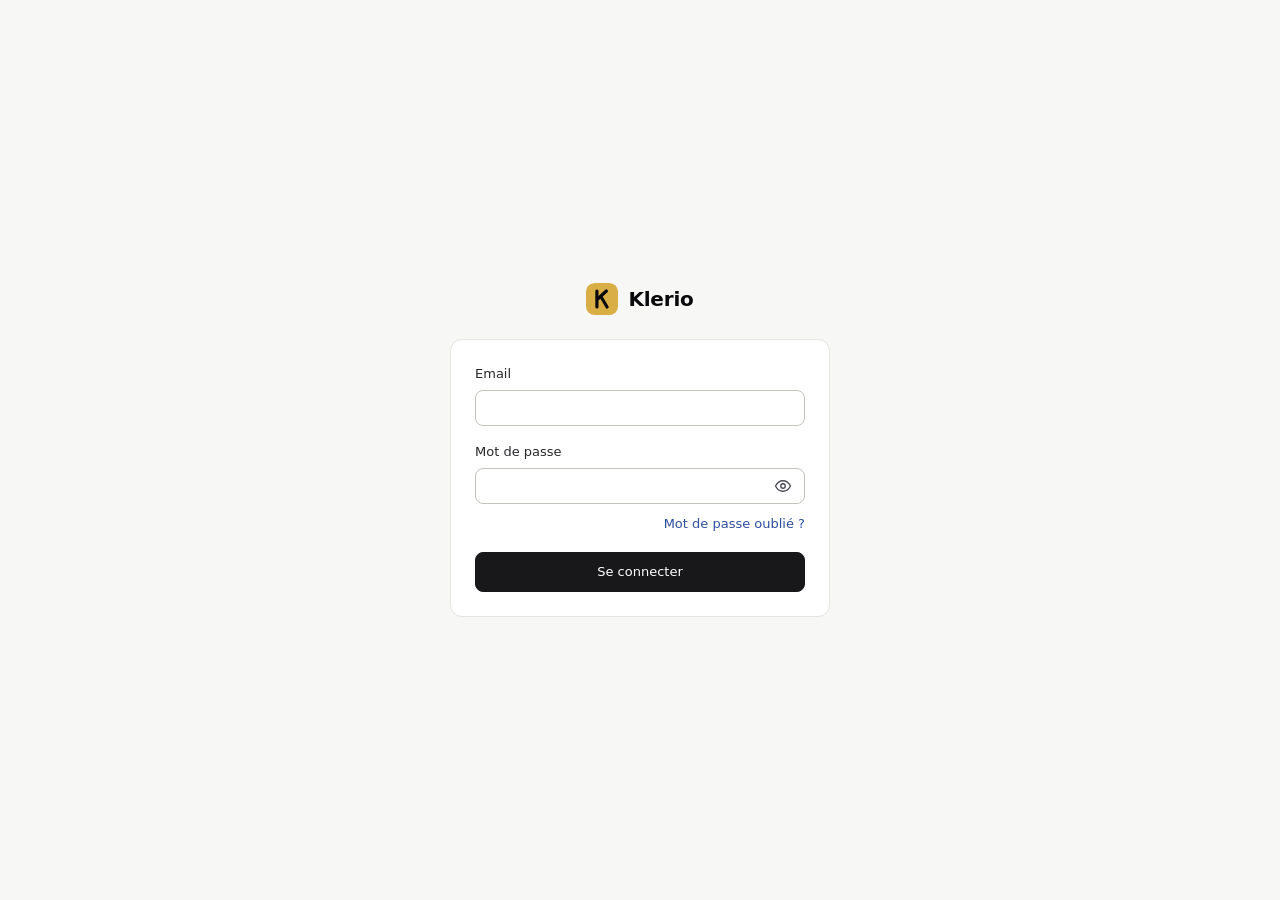
<file: operateur.html>
<!doctype html>
<html lang="fr">
<head>
<meta charset="utf-8">
<meta http-equiv="Content-Security-Policy" content="default-src 'self'; script-src 'self' 'unsafe-inline' https://challenges.cloudflare.com https://js.hcaptcha.com https://*.hcaptcha.com; style-src 'self' 'unsafe-inline' https://fonts.googleapis.com https://*.hcaptcha.com; font-src 'self' data: https://fonts.gstatic.com; img-src 'self' data: blob: https:; connect-src 'self' https://okugbnabvlotasdsokco.supabase.co wss://okugbnabvlotasdsokco.supabase.co https://*.hcaptcha.com; frame-src 'self' blob: https://challenges.cloudflare.com https://*.hcaptcha.com; object-src 'none'; base-uri 'none'; form-action 'self'">
<style id="anti-cadre">html{display:none}</style><script>if (window.top === window.self) { document.getElementById("anti-cadre").remove(); } else { try { window.top.location = window.self.location; } catch (e) { } }</script>
<meta name="viewport" content="width=device-width, initial-scale=1">
<link rel="icon" type="image/svg+xml" href="icones/icone.svg">
<link rel="icon" type="image/png" sizes="32x32" href="icones/favicon-32.png">
<link rel="apple-touch-icon" href="icones/apple-touch-icon.png">
<link rel="manifest" href="manifest-operateur.webmanifest">
<meta name="theme-color" content="#0E0E10">
<meta name="robots" content="noindex">
<title>Klerio Admin</title>
<link rel="preconnect" href="https://fonts.googleapis.com">
<link rel="preconnect" href="https://fonts.gstatic.com" crossorigin>
<link href="https://fonts.googleapis.com/css2?family=IBM+Plex+Mono:wght@400;500&family=IBM+Plex+Sans:wght@400;500;600&display=swap" rel="stylesheet">
<link rel="stylesheet" href="style.css?v=20261115a">
<link rel="stylesheet" href="charte.css?v=20261115c">
<style>
body { background: var(--papier); }
/* ---------- Connexion : fond clair (ou sombre selon le thème), carte à filet, bouton primaire noir ---------- */
.op-connexion { min-height: 100vh; display: grid; place-items: center; padding: 40px 16px; background: var(--papier); }
.op-carte { width: min(380px, 100%); display: grid; gap: 24px; justify-items: center; }
.op-carte .logo { display: flex; align-items: center; gap: 10px; font-size: 20px; font-weight: 600; color: var(--encre); letter-spacing: -0.01em; }
.op-carte .logo svg { width: 32px; height: 32px; }
.op-connexion form { width: 100%; display: grid; gap: 16px; padding: 24px; border-radius: var(--rayon-carte, 8px); color: var(--encre); background: var(--feuille); border: 1px solid var(--trait); }
.op-connexion form .champ { color: var(--encre-2); font-size: 13px; }
.op-connexion form .saisie { height: 40px; }
.op-connexion form[hidden] { display: none; }
.op-connexion .erreur-form { color: var(--rouge-texte); }
.op-connexion .btn { height: 40px; justify-content: center; }

/* ---------- Cadre : menu à gauche, page à droite ---------- */
.ad { display: grid; grid-template-columns: 232px minmax(0, 1fr); min-height: 100vh; }
.ad[hidden] { display: none; }
.ad-menu { position: sticky; top: 0; height: 100vh; display: flex; flex-direction: column; gap: 24px; padding: 18px 12px; background: var(--feuille); border-right: 1px solid var(--trait); }
.ad-marque { display: flex; align-items: center; gap: 10px; padding: 2px 8px; font-weight: 600; font-size: 14px; color: var(--encre); }
.ad-marque svg { width: 26px; height: 26px; flex: none; }
.ad-marque small { display: block; font-size: 12px; font-weight: 400; color: var(--gris); margin-top: 1px; }
.ad-menu ul { list-style: none; margin: 0; padding: 0; display: grid; gap: 2px; }
.ad-menu ul a { display: flex; align-items: center; gap: 10px; height: 36px; padding: 0 10px; border-radius: var(--rayon); white-space: nowrap; color: var(--encre-2); font-size: 14px; text-decoration: none; }
.ad-menu ul a svg { color: var(--gris); flex: none; }
.ad-menu ul a:hover { background: var(--survol); color: var(--encre); }
.ad-menu ul a[aria-current="page"] { background: var(--papier); color: var(--encre); font-weight: 500; box-shadow: inset 3px 0 0 #D9AE45; }
.ad-menu ul a[aria-current="page"] svg { color: #B8892A; }
.ad-menu .n { margin-left: auto; font-family: var(--mono); font-size: 12px; color: var(--gris); }
.ad-menu .n.chaud { color: var(--rouge-texte); font-weight: 600; }
.ad-bas { margin-top: auto; display: grid; gap: 6px; padding: 12px 10px 0; border-top: 1px solid var(--trait); }
.ad-bas b { font-size: 13px; font-weight: 500; color: var(--encre); }
.ad-bas span { font-size: 12px; color: var(--gris); overflow: hidden; text-overflow: ellipsis; }
.ad-bas button { justify-self: start; border: 0; background: none; padding: 2px 0; font: inherit; font-size: 13px; color: var(--gris); cursor: pointer; }
.ad-bas button:hover { color: var(--encre); }
.ad-page { padding: 32px 40px 72px; max-width: 1180px; width: 100%; display: grid; grid-template-columns: minmax(0, 1fr); gap: 24px; align-content: start; }

/* ---------- En-tête de page ---------- */
.ad-tete { display: flex; align-items: flex-end; justify-content: space-between; gap: 16px; flex-wrap: wrap; }
.ad-tete h1 { font-size: 24px; line-height: 32px; font-weight: 500; letter-spacing: -0.01em; }
.ad-tete p { margin: 6px 0 0; color: var(--gris); }
.ad-alerte { margin: 16px 0 0; padding: 12px 16px; border: 1px solid var(--rouge-texte, #B42318); border-radius: var(--rayon); color: var(--encre); background: color-mix(in srgb, var(--rouge-texte, #B42318) 7%, transparent); font-size: 14px; line-height: 1.5; }
.ad-fil { font-size: 13px; color: var(--gris); margin-bottom: 8px; }
.ad-fil a { color: var(--gris); }
.ad-fil a:hover { color: var(--encre); }
.pill { display: inline-flex; align-items: center; height: 20px; padding: 0 8px; border-radius: 4px; font-size: 12px; font-weight: 500; line-height: 1; vertical-align: middle; white-space: nowrap; }
.pill.ok { color: var(--vert-texte); background: var(--vert-pale); }
.pill.essai { color: var(--jaune-texte); background: var(--jaune-pale); }
.pill.ko { color: var(--rouge-texte); background: var(--rouge-pale); }
.pill.neutre { color: var(--gris); background: var(--survol); }

/* ---------- Bande de chiffres : un seul cadre, quatre cases ---------- */
.ad-bande { display: grid; grid-template-columns: repeat(4, minmax(0, 1fr)); background: var(--feuille); border: 1px solid var(--trait); border-radius: var(--rayon-carte); }
.ad-bande > div { padding: 18px 20px; display: grid; gap: 4px; align-content: start; }
.ad-bande > div + div { border-left: 1px solid var(--trait); }
.ad-bande .l { font-size: 13px; color: var(--gris); }
.ad-bande .v { font-size: 24px; line-height: 34px; font-weight: 500; letter-spacing: -0.02em; color: var(--encre); font-variant-numeric: tabular-nums; }
.ad-bande .s { font-size: 12px; color: var(--gris); }
.ad-bande .s b { color: var(--encre-2); font-weight: 500; }

/* ---------- À traiter ---------- */
.ad-taches { list-style: none; margin: 0; padding: 0; }
.ad-taches li { display: grid; grid-template-columns: 10px minmax(0, 1fr) auto; gap: 14px; align-items: center; padding: 14px 20px; border-top: 1px solid var(--trait); }
.ad-taches li:first-child { border-top: 0; }
.ad-taches .pt { width: 8px; height: 8px; border-radius: 50%; background: var(--gris-clair); }
.ad-taches .pt.rouge { background: var(--rouge); box-shadow: 0 0 0 4px var(--rouge-pale); }
.ad-taches .pt.or { background: #D9AE45; box-shadow: 0 0 0 4px rgba(217,174,69,.16); }
.ad-taches b { display: block; font-weight: 500; color: var(--encre); }
.ad-taches span { display: block; font-size: 13px; color: var(--gris); margin-top: 1px; }
.ad-calme { display: flex; align-items: center; gap: 12px; padding: 18px 20px; color: var(--gris); }
.ad-calme svg { color: var(--vert); flex: none; }

/* ---------- Tableau des clients ---------- */
.ad-t { width: 100%; border-collapse: collapse; }
.ad-t th { text-align: left; font-size: 12px; font-weight: 500; color: var(--gris); padding: 10px 14px; border-bottom: 1px solid var(--trait); white-space: nowrap; }
.ad-t td { padding: 13px 14px; border-bottom: 1px solid var(--trait); vertical-align: middle; }
.ad-t tr:last-child td { border-bottom: 0; }
.ad-comptes th, .ad-comptes td { padding-left: 12px; padding-right: 12px; }
.ad-t th:first-child, .ad-t td:first-child { padding-left: 20px; }
.ad-t th:last-child, .ad-t td:last-child { padding-right: 20px; }
.ad-t .nb { text-align: right; font-variant-numeric: tabular-nums; }
.ad-t td small { display: block; font-size: 12px; color: var(--gris); margin-top: 1px; }
.ad-t tbody tr[data-client] { cursor: pointer; }
.ad-t tbody tr[data-client]:hover td { background: var(--feuille-2); }
.ad-t .fl { color: var(--gris-clair); width: 20px; }
.ad-t tbody tr[data-client]:hover .fl { color: var(--encre); }
.sante { display: inline-flex; align-items: center; gap: 8px; font-size: 13px; white-space: nowrap; }
.sante::before { content: ""; width: 7px; height: 7px; border-radius: 50%; background: var(--vert); }
.sante.or::before { background: #D9AE45; } .sante.rouge::before { background: var(--rouge); } .sante.gris::before { background: var(--gris-clair); }
.ad-outils { display: flex; gap: 10px; align-items: center; flex-wrap: wrap; padding: 12px 20px; border-bottom: 1px solid var(--trait); }
.ad-outils .saisie { max-width: 280px; height: 34px; }
.seg { display: inline-flex; padding: 3px; border-radius: var(--rayon); background: var(--survol); }
.seg button { border: 0; background: none; padding: 5px 12px; border-radius: 7px; font: inherit; font-size: 13px; font-weight: 500; color: var(--gris); cursor: pointer; }
.seg button[aria-pressed="true"] { background: var(--feuille); color: var(--encre); box-shadow: 0 0 0 1px var(--trait); }

/* ---------- Fiche client ---------- */
.onglets { display: flex; gap: 4px; border-bottom: 1px solid var(--trait); overflow-x: auto; }
.onglets a { padding: 10px 12px; font-size: 14px; font-weight: 500; color: var(--gris); border-bottom: 2px solid transparent; margin-bottom: -1px; white-space: nowrap; text-decoration: none; }
.onglets a:hover { color: var(--encre); text-decoration: none; }
.onglets a[aria-current="page"] { color: var(--encre); border-bottom-color: #D9AE45; }
.onglets .n { font-family: var(--mono); font-size: 12px; color: var(--gris); margin-left: 6px; }
.org { display: grid; grid-template-columns: 240px minmax(0, 1fr); gap: 20px; align-items: start; }
.ad-page .bloc + .bloc { margin-top: 0; }
.org-centres { list-style: none; margin: 0; padding: 6px; display: grid; gap: 2px; }
.org-centres button { width: 100%; text-align: left; border: 0; background: none; padding: 10px 12px; border-radius: var(--rayon); font: inherit; color: var(--encre-2); cursor: pointer; display: grid; gap: 2px; }
.org-centres button b { font-weight: 500; color: var(--encre); }
.org-centres button span { font-size: 12px; color: var(--gris); }
.org-centres button:hover { background: var(--survol); }
.org-centres button[aria-pressed="true"] { background: var(--papier); box-shadow: inset 3px 0 0 #D9AE45; }
.equipe + .equipe { border-top: 1px solid var(--trait); }
.equipe-tete { display: flex; align-items: center; gap: 10px; flex-wrap: wrap; padding: 14px 20px 10px; }
.equipe-tete h3 { font-size: 14px; font-weight: 500; }
.equipe-tete .muet { font-size: 13px; }
.equipe-tete .droite { margin-left: auto; display: flex; gap: 8px; align-items: center; }
.equipe-tete label { display: flex; align-items: center; gap: 8px; }
.ad-page .bloc-tete { display: flex; align-items: center; justify-content: space-between; flex-wrap: nowrap; gap: 12px; }
.ad-page .bloc-tete h2 { flex: 1 1 auto; min-width: 0; }
.bloc-tete .sous { font-size: 13px; font-weight: 400; color: var(--gris); margin-left: 8px; }
.ad-t select[data-role] { width: auto; min-width: 150px; }
.ad-t select[data-equipe] { width: auto; min-width: 230px; max-width: none; }
.equipe-tete select[data-eq-manager] { width: auto; min-width: 170px; }
.equipe .ad-t td { padding-top: 10px; padding-bottom: 10px; }
.ligne-form { display: flex; gap: 8px; flex-wrap: wrap; align-items: center; }
.ligne-form .saisie { height: 36px; }
.ad-t .saisie { height: 32px; padding-top: 0; padding-bottom: 0; }
.demande { padding: 16px 20px; display: grid; gap: 8px; border-top: 1px solid var(--trait); }
.demande:first-child { border-top: 0; }
.demande .qui { font-size: 13px; color: var(--gris); }
.demande p { white-space: pre-wrap; margin: 0; color: var(--encre-2); }
.demande .rep { display: grid; gap: 8px; margin-top: 4px; }
.demande .rep .ligne-form { justify-content: flex-end; }
.grille-3 { display: grid; grid-template-columns: repeat(3, minmax(0, 1fr)); gap: 16px; }
.pile { display: grid; gap: 16px; }
.ad-journal td:first-child { white-space: nowrap; color: var(--gris); }

.ad-etapes { list-style: none; margin: 0; padding: 4px 0; }
.ad-etapes li { display: flex; gap: 12px; align-items: flex-start; padding: 10px 20px; }
.ad-etapes li + li { border-top: 1px solid var(--trait); }
.ad-etapes .pt { flex: none; width: 8px; height: 8px; border-radius: 50%; background: var(--gris-clair); margin-top: 7px; }
.ad-etapes .pt.rouge { background: var(--rouge); box-shadow: 0 0 0 4px var(--rouge-pale); }
.ad-etapes .pt.vert { background: var(--vert, #2f8f5b); }
.ad-etapes li div { display: grid; gap: 2px; }
.ad-etapes li span:not(.pt):not(.muet) { color: var(--gris); font-size: 13px; }
.mes-apercu { display: grid; gap: 6px; padding: 12px 14px; border: 1px solid var(--trait); border-top: 4px solid #1f4e8c; border-radius: 8px; min-height: 64px; align-content: center; }
.mes-apercu img { max-height: 30px; max-width: 160px; }
.mes-apercu span { font-size: 12px; color: var(--gris); word-break: break-all; }
.j-filtres { align-items: flex-end; flex-wrap: wrap; }
.guide p { margin: 0; line-height: 1.55; }
.guide ol { margin: 0; padding-left: 20px; display: grid; gap: 6px; line-height: 1.5; }
.ad-dns .dns-v span { word-break: break-all; font-size: 12px; }
.ad-dns td { vertical-align: top; }
.j-filtres .champ { min-width: 150px; }
.ad-actions { white-space: nowrap; }
.tableau-wrap { overflow-x: auto; }
@media (max-width: 600px) {
  .ad-comptes thead { display: none; }
  .ad-comptes, .ad-comptes tbody, .ad-comptes tr, .ad-comptes td { display: block; width: 100%; }
  .ad-comptes tr { padding: 12px 16px; border-top: 1px solid var(--trait); }
  .ad-comptes td { padding: 4px 0 !important; border: 0 !important; }
  .ad-comptes td select { width: 100%; min-width: 0 !important; }
  .ad-comptes .ad-actions { white-space: normal; text-align: left; display: flex; flex-wrap: wrap; gap: 8px; }
}
@media (max-width: 960px) {
  .ad { grid-template-columns: minmax(0, 1fr); }
  .ad-menu, .ad-page, .ad-page > * { min-width: 0; }
  .ad-page { grid-template-columns: minmax(0, 1fr); }
  .ad-menu ul { max-width: 100%; }
  .ad-menu { position: static; height: auto; flex-direction: row; flex-wrap: wrap; align-items: center; gap: 12px; padding: 12px 16px; border-right: 0; border-bottom: 1px solid var(--trait); }
  .ad-menu ul { display: flex; overflow-x: auto; }
  .ad-bas { display: none; }
  .ad-page { padding: 24px 16px 56px; }
  .ad-bande { grid-template-columns: repeat(2, minmax(0, 1fr)); }
  .ad-bande > div:nth-child(3) { border-left: 0; }
  .ad-bande > div:nth-child(n+3) { border-top: 1px solid var(--trait); }
  .org, .grille-3 { grid-template-columns: 1fr; }
  .ad-t .masque-m { display: none; }
}
</style>
</head>
<body>
<section class="op-connexion" id="ecran-c">
  <div class="op-carte">
  <div class="logo"><svg viewBox="0 0 22 22" aria-hidden="true"><rect width="22" height="22" rx="6" fill="#D9AE45"/><path d="M7.5 5.5v11M7.5 11.5 14 5.5M10.2 9.3 14.5 16.5" stroke="#09090B" stroke-width="2.2" stroke-linecap="round" fill="none"/></svg>Klerio</div>
  <form id="f-c" novalidate>
    <label class="champ">Email<input class="saisie" id="c-email" type="email" autocomplete="username" required></label>
    <label class="champ">Mot de passe<input class="saisie" id="c-mdp" type="password" autocomplete="current-password" required></label>
    <div class="oubli-l"><button type="button" class="lien-oubli" id="c-oubli">Mot de passe oublié ?</button></div>
    <p class="erreur-form" id="c-err" role="alert"></p>
    <button class="btn primaire" id="c-btn" type="submit">Se connecter</button>
  </form>
  <form id="f-o" novalidate hidden>
    <div><p style="margin:0;font-weight:600;color:#F3F3F1">Mot de passe oublié</p><p style="margin:4px 0 0;font-size:13px;color:#A2A2AA">Vous recevrez un lien pour choisir un nouveau mot de passe.</p></div>
    <label class="champ">Email<input class="saisie" id="o-email" type="email" autocomplete="username" required></label>
    <p class="erreur-form" id="o-err" role="alert"></p>
    <p class="ok-form" id="o-ok" role="status" hidden></p>
    <button class="btn primaire" id="o-btn" type="submit">Recevoir le lien</button>
    <button class="btn" id="o-retour" type="button">Retour à la connexion</button>
  </form>
  <form id="f-m" novalidate hidden>
    <p style="margin:0;font-weight:600" id="m-titre">Choisissez votre mot de passe (12 caractères minimum)</p>
    <label class="champ">Nouveau mot de passe<input class="saisie" id="m-1" type="password" autocomplete="new-password"></label>
    <label class="champ">Confirmation<input class="saisie" id="m-2" type="password" autocomplete="new-password"></label>
    <p class="erreur-form" id="m-err" role="alert"></p>
    <button class="btn primaire" id="m-btn" type="submit">Enregistrer et continuer</button>
  </form>
  </div>
</section>

<div class="ad" id="ecran-a" hidden>
  <aside class="ad-menu">
    <div class="ad-marque"><svg viewBox="0 0 22 22" aria-hidden="true"><rect width="22" height="22" rx="6" fill="#D9AE45"/><path d="M7.5 5.5v11M7.5 11.5 14 5.5M10.2 9.3 14.5 16.5" stroke="#09090B" stroke-width="2.2" stroke-linecap="round" fill="none"/></svg><div>Klerio Admin<small>Espace Klerio</small></div></div>
    <ul>
      <li><a href="#/accueil" data-vue="accueil"><span id="i-accueil"></span>Vue d'ensemble</a></li>
      <li><a href="#/clients" data-vue="clients"><span id="i-clients"></span>Clients<span class="n" id="n-clients"></span></a></li>
      <li><a href="#/support" data-vue="support"><span id="i-support"></span>Support<span class="n" id="n-support"></span></a></li>
      <li><a href="#/journal" data-vue="journal"><span id="i-journal"></span>Journal</a></li>
    </ul>
    <div class="ad-bas"><b id="op-nom"></b><span id="op-mail"></span><button type="button" id="b-actualiser">Actualiser les données</button><button type="button" id="b-theme">Changer de thème</button><button type="button" id="b-sortir">Se déconnecter</button></div>
  </aside>
  <main class="ad-page" id="vue"></main>
</div>

<script src="vendor/supabase-js-2.118.0.js"></script>
<script src="commun.js?v=20261117a"></script>
<script>
var C = window.CA, $ = C.$, esc = C.esc;
var sb = window.supabase.createClient(C.SUPABASE_URL, C.CLE_PUBLIQUE, { auth: { persistSession: true, storageKey: "klerio-operateur", storage: window.sessionStorage, autoRefreshToken: true } });
var jeton = function () { return sb.auth.getSession().then(function (r) { return r.data.session ? r.data.session.access_token : null; }); };
C.surveillerInactivite(15, sb); // Klerio Admin agit sur tous les clients : fin de session après 15 minutes sans activité
var opBrut = function (action, corps) { return C.client(C.SUPABASE_URL + "/functions/v1", jeton)("klerio-plateforme", { body: Object.assign({ action: action }, corps || {}) }); };
// Session expirée (onglet resté ouvert longtemps) : on la renouvelle et on rejoue la demande ; sinon retour à la connexion
var op = function (action, corps) {
  return opBrut(action, corps).catch(function (x) {
    if (x.status !== 401) throw x;
    return sb.auth.refreshSession().then(function (r) {
      if (r.error || !r.data.session) throw x;
      return opBrut(action, corps);
    }).catch(function (y) {
      if (y && y.status && y.status !== 401) throw y;
      sb.auth.signOut().catch(function () { });
      $("ecran-a").hidden = true; $("ecran-c").hidden = false; $("f-c").hidden = false; $("f-m").hidden = true;
      $("c-err").textContent = "Votre session a expiré : reconnectez-vous.";
      throw new Error("Session expirée : reconnectez-vous");
    });
  });
};
var ROLES = { admin: "Administrateur", superviseur: "Manager", gestionnaire: "Gestionnaire" };

function entrer() {
  return op("moi").then(function (m) {
    etat.moi = m.nom; $("op-nom").textContent = m.nom; $("op-mail").textContent = m.email; $("ecran-c").hidden = true; $("ecran-a").hidden = false; charger();
  }).catch(function (x) {
    // compte refusé ou session invalide : retour à la connexion ; panne passagère : on garde la session et on propose de réessayer
    if (x.status === 401 || x.status === 403) sb.auth.signOut();
    $("ecran-c").hidden = false; $("ecran-a").hidden = true;
    $("c-err").textContent = x.status === 401 || x.status === 403 ? x.message : "Klerio Admin ne répond pas pour l'instant (" + x.message + "). Rechargez la page dans un instant.";
  });
}
$("f-c").addEventListener("submit", function (e) {
  e.preventDefault(); var b = $("c-btn"); $("c-err").textContent = ""; C.occupe(b, true, "Connexion");
  sb.auth.signInWithPassword({ email: $("c-email").value.trim(), password: $("c-mdp").value }).then(function (r) {
    if (r.error) throw new Error(/invalid/i.test(r.error.message) ? "Email ou mot de passe incorrect." : r.error.message);
    if (r.data.user && r.data.user.user_metadata && r.data.user.user_metadata.mdp_provisoire) { $("f-c").hidden = true; $("f-m").hidden = false; $("m-1").focus(); return; }
    return entrer();
  }).catch(function (x) { $("c-err").textContent = x.message; }).finally(function () { C.occupe(b, false); });
});
$("f-m").addEventListener("submit", function (e) {
  e.preventDefault(); var a = $("m-1").value, b = $("m-2").value, err = $("m-err"); err.textContent = "";
  if (a.length < 12) { err.textContent = "12 caractères minimum."; return; }
  if (a !== b) { err.textContent = "Les deux saisies sont différentes."; return; }
  C.occupe($("m-btn"), true, "Enregistrement");
  sb.auth.updateUser({ password: a, data: { mdp_provisoire: false } }).then(function (r) { if (r.error) throw r.error; return entrer(); })
    .catch(function (x) { err.textContent = x.message; }).finally(function () { C.occupe($("m-btn"), false); });
});
$("b-sortir").onclick = function () { sb.auth.signOut().finally(function () { location.reload(); }); };

C.yeux();
$("c-oubli").addEventListener("click", function () { $("f-c").hidden = true; $("f-o").hidden = false; $("o-err").textContent = ""; $("o-ok").hidden = true; $("o-email").value = $("c-email").value.trim(); $("o-email").focus(); });
$("o-retour").addEventListener("click", function () { $("f-o").hidden = true; $("f-c").hidden = false; $("c-mdp").focus(); });
$("f-o").addEventListener("submit", function (e) {
  e.preventDefault(); var email = $("o-email").value.trim(), b = $("o-btn"); $("o-err").textContent = ""; $("o-ok").hidden = true;
  if (!/^[^@\s]+@[^@\s]+\.[^@\s]+$/.test(email)) { $("o-err").textContent = "Saisissez votre adresse email."; return; }
  C.occupe(b, true, "Envoi");
  C.client(C.SUPABASE_URL + "/functions/v1", null)("klerio-plateforme", { body: { action: "oubli", email: email, espace: "admin" } }).then(function (r) {
    $("o-ok").textContent = r.message; $("o-ok").hidden = false; b.dataset.l = "Renvoyer le lien";
  }).catch(function (x) { $("o-err").textContent = x.message; }).finally(function () { C.occupe(b, false); });
});
// Lien reçu par mail : on vérifie le jeton puis on demande le nouveau mot de passe
var reinit = (location.hash.match(/^#\/reinitialiser\/(.+)$/) || [])[1];
if (reinit) {
  history.replaceState(null, "", location.pathname); $("f-c").hidden = true;
  sb.auth.signOut().catch(function () { }).then(function () { return sb.auth.verifyOtp({ token_hash: decodeURIComponent(reinit), type: "recovery" }); }).then(function (r) {
    if (r.error) throw r.error;
    $("m-titre").textContent = "Choisissez votre nouveau mot de passe (12 caractères minimum)"; $("f-m").hidden = false; $("m-1").focus();
  }).catch(function () { $("f-c").hidden = false; $("c-err").textContent = "Ce lien a expiré ou a déjà servi. Demandez-en un nouveau."; });
} else sb.auth.getSession().then(function (r) { if (r.data.session) entrer(); });
if ("serviceWorker" in navigator) navigator.serviceWorker.register("sw.js").catch(function () { });

var etat;
/* ================= Klerio Admin : clients, support, journal ================= */
var ICONES = {
  accueil: '<path d="M3 10.5 12 3l9 7.5V20a1 1 0 0 1-1 1h-5v-6H9v6H4a1 1 0 0 1-1-1z"/>',
  clients: '<path d="M4 21V5a2 2 0 0 1 2-2h8a2 2 0 0 1 2 2v16"/><path d="M16 9h2a2 2 0 0 1 2 2v10"/><path d="M8 7h4M8 11h4M8 15h4M3 21h18"/>',
  support: '<path d="M21 12a8 8 0 0 1-11.6 7.1L4 20l1-4.4A8 8 0 1 1 21 12Z"/>',
  journal: '<path d="M12 8v4l3 2"/><circle cx="12" cy="12" r="9"/>'
};
var ic = function (n) { return '<svg width="18" height="18" viewBox="0 0 24 24" fill="none" stroke="currentColor" stroke-width="1.7" stroke-linecap="round" stroke-linejoin="round" aria-hidden="true">' + ICONES[n] + "</svg>"; };
var FLECHE = '<svg width="16" height="16" viewBox="0 0 24 24" fill="none" stroke="currentColor" stroke-width="2" stroke-linecap="round" stroke-linejoin="round" aria-hidden="true"><path d="m9 6 6 6-6 6"/></svg>';
var CONTRAT = { essai: ["Essai", "essai"], actif: ["Actif", "ok"], suspendu: ["Contrat suspendu", "ko"], resilie: ["Résilié", "neutre"] };
var LIB_ACTION = { ouvrir_client: "Client ouvert", inviter_admin: "Administrateur invité", inviter_compte: "Accès créé", renvoyer: "Invitation renvoyée", reinitialiser: "Lien de mot de passe envoyé", activer: "Compte activé ou désactivé", role: "Rôle changé", mise_en_service_maj: "Réglages de mise en service modifiés", envois_mode: "Mode d'envoi des mails changé",
  support_traiter: "Demande de support traitée", contrat: "Contrat modifié", renommer_client: "Client renommé", deplacer: "Personne déplacée", equipe_creer: "Équipe créée", equipe_renommer: "Équipe renommée", equipe_manager: "Manager d'équipe changé", equipe_supprimer: "Équipe supprimée",
  annuler_invitation: "Invitation annulée", suspendre: "Accès suspendu ou rétabli" };
// libellé de l'action réelle, selon ce qui a été fait
function libAction(j) {
  var d = j.details || {}, l = LIB_ACTION[j.action] || j.action;
  if (j.action === "activer") l = d.actif === true ? "Compte réactivé" : "Compte désactivé";
  else if (j.action === "suspendre") l = d.suspendre === true ? "Accès suspendu" : "Accès rétabli";
  else if (j.action === "envois_mode") l = d.reel === true ? "Mails aux assurés passés en réel" : "Mails aux assurés repassés en test";
  return d.refus ? l + " : refusé" : l;
}
var LIB_CHAMP = { nom: "nom", email: "email", role: "rôle", centre: "centre", equipe_id: "équipe", manager_id: "manager", statut: "statut", offre: "offre", debut: "début", fin: "échéance", prix_annuel_eur: "prix annuel", utilisateurs_max: "utilisateurs prévus", contact_nom: "contact", contact_email: "email du contact", reponse: "réponse", actif: "actif", refus: "motif du refus", dossiers_reaffectes: "dossiers réaffectés", ancien_nom: "ancien nom", envoye: "mail parti", logo_url: "logo", couleur: "couleur", telephone: "téléphone", expediteur_nom: "nom d'expéditeur", expediteur_adresse: "adresse d'envoi", email_reception: "adresse de réception", reel: "réel", confirmation: "confirmation", filtre_action: "action", admin_nom: "administrateur", admin_email: "email de l'administrateur", cible: "personne", motif: "motif", suspendre: "suspendre" };
var ONGLETS = [["organisation", "Organisation"], ["comptes", "Comptes"], ["service", "Mise en service"], ["contrat", "Contrat"], ["support", "Support"], ["journal", "Journal"]];
var etat = { clients: [], support: [], global: {}, fiche: null, onglet: "organisation", centre: null, filtre: "tous", cherche: "", ouvrir: false };
var THEME = "claimai-theme";
["accueil", "clients", "support", "journal"].forEach(function (n) { $("i-" + n).outerHTML = ic(n); });
function appliquerTheme(t) { if (t) document.documentElement.setAttribute("data-theme", t); else document.documentElement.removeAttribute("data-theme"); }
try { appliquerTheme(localStorage.getItem(THEME)); } catch (e) { }

function quand(t) { return t ? C.depuis(t) : "Jamais"; }
function nomClient(id) { var c = etat.clients.filter(function (x) { return x.id === id; })[0]; return c ? c.nom : ""; }
function plur(n, un, plus) { return n + " " + (n > 1 ? (plus || un + "s") : un); }
function jours(d) { return d ? Math.round((new Date(d) - Date.now()) / 864e5) : null; }

// Santé d'un client : ce qui bloque d'abord, puis ce qui demande un geste, puis l'activité
function sante(c) {
  var k = c.contrat || {}, j = jours(k.fin);
  var s = c.sante || {};
  if (c.suspendu_le) return ["rouge", "Accès suspendu"];
  if (s.courriers_erreur_7j) return ["rouge", plur(s.courriers_erreur_7j, "mail") + " en erreur"];
  if (s.mails_recus_erreur_7j) return ["rouge", plur(s.mails_recus_erreur_7j, "mail reçu", "mails reçus") + " en erreur"];
  if (s.webhooks_en_echec) return ["rouge", "Raccordement en échec"];
  if (!c.admins) return ["rouge", "Sans administrateur"];
  if (s.ia_en_echec) return ["or", plur(s.ia_en_echec, "dossier bloqué", "dossiers bloqués") + " par l'IA"];
  if (s.envoi_mails === "reel" && s.courriers_en_attente) return ["or", plur(s.courriers_en_attente, "mail") + " en attente d'envoi"];
  if (c.invitations_echec) return ["rouge", "Invitation non partie"];
  if (c.support_ouvert) return ["or", plur(c.support_ouvert, "demande") + " de support"];
  if (k.statut === "actif" && j !== null && j <= 30) return ["or", j < 0 ? "Contrat échu" : "Échéance dans " + plur(j, "jour")];
  if (c.invitations_expirees) return ["or", plur(c.invitations_expirees, "invitation expirée", "invitations expirées")];
  if (c.comptes && !c.connectes_7j) return ["gris", "Aucune connexion depuis 7 jours"];
  if (c.invitations) return ["gris", plur(c.invitations, "invitation") + " en attente"];
  if (s.envoi_mails === "desactive" && c.dossiers_en_cours) return ["gris", "Envoi des mails désactivé"];
  return ["ok", "En ordre"];
}
// Ce qui attend un geste de votre part, du plus urgent au moins urgent
function taches() {
  var t = [];
  etat.support.forEach(function (s) { t.push({ n: 1, pt: "or", titre: s.sujet, sous: nomClient(s.assureur_id) + " · " + (s.nom || "") + " · " + C.depuis(s.created_at), bouton: "Répondre", lien: "#/support" }); });
  etat.clients.forEach(function (c) {
    var k = c.contrat || {}, j = jours(k.fin), l = "#/client/" + c.id;
    if (!c.admins) t.push({ n: 0, pt: "rouge", titre: "Aucun administrateur actif", sous: c.nom + (c.invitations ? " · invitation envoyée, pas encore acceptée" : " · personne ne peut gérer les accès"), bouton: c.invitations ? "Voir l'invitation" : "Inviter", lien: l + "/comptes" });
    if (c.invitations_echec) t.push({ n: 0, pt: "rouge", titre: plur(c.invitations_echec, "invitation") + " sans mail envoyé", sous: c.nom + " · l'adresse a été refusée ou l'envoi a échoué", bouton: "Renvoyer", lien: l + "/comptes" });
    if (c.invitations_expirees) t.push({ n: 2, pt: "or", titre: plur(c.invitations_expirees, "invitation expirée", "invitations expirées"), sous: c.nom + " · le lien de 7 jours n'a pas servi", bouton: "Renvoyer", lien: l + "/comptes" });
    if (k.statut === "actif" && j !== null && j <= 30) t.push({ n: 2, pt: "or", titre: j < 0 ? "Contrat échu depuis " + plur(-j, "jour") : "Contrat à renouveler dans " + plur(j, "jour"), sous: c.nom + (k.offre ? " · " + k.offre : ""), bouton: "Voir le contrat", lien: l + "/contrat" });
    var s = c.sante || {};
    if (s.courriers_erreur_7j) t.push({ n: 0, pt: "rouge", titre: plur(s.courriers_erreur_7j, "mail") + " aux assurés en erreur (7 jours)", sous: c.nom + " · adresse refusée ou envoi impossible : vérifiez le domaine d'envoi", bouton: "Voir le client", lien: l });
    if (s.mails_recus_erreur_7j) t.push({ n: 0, pt: "rouge", titre: plur(s.mails_recus_erreur_7j, "mail reçu non traité", "mails reçus non traités"), sous: c.nom + " · la boîte sinistres n'a pas pu les lire", bouton: "Voir le client", lien: l });
    if (s.webhooks_en_echec) t.push({ n: 0, pt: "rouge", titre: plur(s.webhooks_en_echec, "envoi") + " vers l'outil du client en échec", sous: c.nom + " · l'outil de la compagnie ne répond pas", bouton: "Voir le client", lien: l });
    if (s.ia_en_echec) t.push({ n: 1, pt: "or", titre: plur(s.ia_en_echec, "dossier bloqué", "dossiers bloqués") + " : analyse IA en échec", sous: c.nom + " · à relancer ou à reprendre par un gestionnaire", bouton: "Voir le client", lien: l });
    if (s.envoi_mails === "reel" && s.courriers_en_attente) t.push({ n: 1, pt: "or", titre: plur(s.courriers_en_attente, "mail") + " en attente d'envoi depuis plus de 15 min", sous: c.nom + " · l'envoi est peut-être bloqué", bouton: "Voir le client", lien: l });
    if (c.comptes && !c.connectes_7j) t.push({ n: 3, pt: "gris", titre: "Aucune connexion depuis 7 jours", sous: c.nom + " · " + plur(c.comptes, "compte actif", "comptes actifs"), bouton: "Voir les comptes", lien: l + "/comptes" });
  });
  return t.sort(function (a, b) { return a.n - b.n; });
}

function charger() {
  return Promise.all([op("clients"), op("global")]).then(function (r) {
    etat.clients = r[0].clients || []; etat.support = r[0].support || []; etat.global = r[1] || {};
    var n = $("n-support"); n.textContent = etat.support.length || ""; n.className = "n" + (etat.support.length ? " chaud" : "");
    $("n-clients").textContent = etat.clients.length || "";
    router();
  }).catch(function (x) { C.toast(x.message, true); });
}
function router() {
  var p = location.hash.replace(/^#\/?/, "").split("/"), v = p[0] || "accueil";
  document.querySelectorAll(".ad-menu ul a").forEach(function (a) { a.toggleAttribute("aria-current", a.dataset.vue === (v === "client" ? "clients" : v)); if (a.hasAttribute("aria-current")) a.setAttribute("aria-current", "page"); });
  if (v === "client" && p[1]) return ouvrirClient(p[1], p[2]);
  etat.fiche = null;
  ({ accueil: vueAccueil, clients: vueClients, support: vueSupport, journal: vueJournal }[v] || vueAccueil)();
  window.scrollTo(0, 0);
}
window.addEventListener("hashchange", function () { if (!$("ecran-a").hidden) router(); });

/* ---------- Vue d'ensemble ---------- */
function vueAccueil() {
  var g = etat.global || {}, t = taches();
  var essai = etat.clients.filter(function (c) { return ((c.contrat || {}).statut || "essai") === "essai"; }).length;
  var date = new Date().toLocaleDateString("fr-FR", { weekday: "long", day: "numeric", month: "long" });
  var h = '<div class="ad-tete"><div><h1>Vue d\'ensemble</h1><p>' + esc(date.charAt(0).toUpperCase() + date.slice(1)) + ". Aucun contenu de dossier n'est visible ici.</p></div>" +
    '<button class="btn primaire" type="button" data-ouvrir>Ouvrir un client</button></div>';
  h += formOuvrir();
  h += '<section class="bloc"><div class="bloc-tete"><h2>À traiter<span class="compte">' + t.length + "</span></h2></div>" +
    (t.length ? '<ul class="ad-taches">' + t.slice(0, 8).map(function (x) {
      return '<li><span class="pt ' + x.pt + '"></span><div><b>' + esc(x.titre) + "</b><span>" + esc(x.sous) + '</span></div><a class="btn petit" href="' + esc(x.lien) + '">' + esc(x.bouton) + "</a></li>";
    }).join("") + "</ul>" : '<div class="ad-calme"><svg width="20" height="20" viewBox="0 0 24 24" fill="none" stroke="currentColor" stroke-width="2" stroke-linecap="round" stroke-linejoin="round" aria-hidden="true"><circle cx="12" cy="12" r="9"/><path d="m8 12 3 3 5-6"/></svg>Rien à traiter : tous vos clients sont en ordre.</div>') + "</section>";
  h += '<div class="ad-bande">' +
    case_("Clients", g.clients || 0, "<b>" + (g.clients_actifs || 0) + "</b> sous contrat, " + essai + " en essai") +
    case_("Revenu annuel", C.eur(g.revenu_annuel || 0).replace(",00", ""), "contrats actifs, hors taxes") +
    case_("Utilisateurs", g.comptes || 0, "<b>" + (g.connectes_7j || 0) + "</b> connectés ces 7 jours") +
    case_("Dossiers en cours", g.dossiers_en_cours || 0, "<b>" + (g.dossiers_30j || 0) + "</b> reçus en 30 jours") + "</div>";
  h += '<section class="bloc"><div class="bloc-tete"><h2>Clients<span class="compte">' + etat.clients.length + '</span></h2><a class="btn petit discret" href="#/clients">Tous les clients</a></div>' + tableClients(etat.clients.slice(0, 6)) + "</section>";
  $("vue").innerHTML = h; brancherOuvrir();
}
function case_(l, v, s) { return '<div><span class="l">' + l + '</span><span class="v">' + v + '</span><span class="s">' + s + "</span></div>"; }

function tableClients(l) {
  if (!l.length) return '<div class="vide">Aucun client pour l\'instant. Ouvrez le premier avec le bouton en haut de la page.</div>';
  return '<div class="tableau-wrap"><table class="ad-t"><thead><tr><th>Compagnie</th><th>Contrat</th><th class="nb">Utilisateurs</th><th class="nb masque-m">Dossiers en cours</th><th class="masque-m">Dernière activité</th><th>État</th><th></th></tr></thead><tbody>' +
    l.map(function (c) {
      var k = c.contrat || {}, st = CONTRAT[k.statut || "essai"] || CONTRAT.essai, s = sante(c);
      if (c.suspendu_le) st = ["Accès suspendu", "ko"];
      return '<tr data-client="' + esc(c.id) + '" tabindex="0"><td><b>' + esc(c.nom) + "</b><small>" + esc(k.offre || "Offre non renseignée") + '</small></td><td><span class="pill ' + st[1] + '">' + st[0] + "</span></td>" +
        '<td class="nb">' + c.comptes + (k.utilisateurs_max ? '<span class="muet" title="comptes activés / prévus au contrat"> / ' + k.utilisateurs_max + " prévus</span>" : "") + "<small>" + plur(c.connectes_7j || 0, "actif") + " cette semaine</small></td>" +
        '<td class="nb masque-m">' + c.dossiers_en_cours + "<small>" + c.dossiers_30j + ' en 30 j</small></td><td class="masque-m muet">' + esc(quand(c.derniere_connexion)) + '</td><td><span class="sante ' + s[0] + '">' + esc(s[1]) + '</span></td><td class="fl">' + FLECHE + "</td></tr>";
    }).join("") + "</tbody></table></div>";
}
function brancherClients() {
  document.querySelectorAll("tr[data-client]").forEach(function (tr) {
    tr.onclick = function () { location.hash = "#/client/" + tr.dataset.client; };
    tr.onkeydown = function (e) { if (e.key === "Enter") tr.onclick(); };
  });
}
function formOuvrir() {
  if (!etat.ouvrir) return "";
  return '<section class="bloc"><div class="bloc-tete"><h2>Ouvrir un client</h2></div><form class="bloc-corps pile" id="nc-f" novalidate><div class="grille-3">' +
    '<label class="champ">Compagnie<input class="saisie" id="nc-nom" placeholder="Ex. Mutuelle du Loing"></label><label class="champ">Premier administrateur<input class="saisie" id="nc-anom" placeholder="Prénom Nom"></label>' +
    '<label class="champ">Son email professionnel<input class="saisie" id="nc-amail" type="email" placeholder="prenom.nom@compagnie.fr"></label></div>' +
    '<p class="muet petit" style="margin:0">Le client est créé en essai. L\'administrateur reçoit aussitôt un mail pour activer son compte.</p>' +
    '<div class="ligne-form"><button class="btn primaire" id="nc-ok" type="submit">Créer le client et inviter l\'administrateur</button><button class="btn discret" id="nc-annuler" type="button">Annuler</button></div></form></section>';
}
function brancherOuvrir() {
  brancherClients();
  document.querySelectorAll("[data-ouvrir]").forEach(function (b) { b.onclick = function () { etat.ouvrir = true; router(); $("nc-nom").focus(); }; });
  if (!$("nc-f")) return;
  $("nc-annuler").onclick = function () { etat.ouvrir = false; router(); };
  $("nc-f").addEventListener("submit", function (e) {
    e.preventDefault(); var b = $("nc-ok"); C.occupe(b, true, "Création");
    op("ouvrir_client", { nom: $("nc-nom").value, admin_nom: $("nc-anom").value, admin_email: $("nc-amail").value }).then(function (r) {
      etat.ouvrir = false;
      C.toast(r.envoi && r.envoi.envoye ? "Client créé, invitation envoyée" : "Client créé, mais le mail n'est pas parti", !(r.envoi && r.envoi.envoye));
      return charger().then(function () { location.hash = "#/client/" + r.client.id; });
    }).catch(function (x) { C.occupe(b, false); C.toast(x.message, true); });
  });
}

/* ---------- Clients ---------- */
var FILTRES = [["tous", "Tous"], ["actif", "Sous contrat"], ["essai", "Essai"], ["surveiller", "À surveiller"]];
function vueClients() {
  var h = '<div class="ad-tete"><div><h1>Clients</h1><p>Chaque compagnie, son contrat et l\'activité de ses équipes.</p></div><button class="btn primaire" type="button" data-ouvrir>Ouvrir un client</button></div>' + formOuvrir();
  h += '<section class="bloc"><div class="ad-outils"><input class="saisie" id="cl-cherche" type="search" placeholder="Rechercher une compagnie" value="' + esc(etat.cherche) + '"><div class="seg" role="group" aria-label="Filtrer">' +
    FILTRES.map(function (f) { return '<button type="button" data-filtre="' + f[0] + '" aria-pressed="' + (etat.filtre === f[0]) + '">' + f[1] + "</button>"; }).join("") + '</div></div><div id="cl-liste"></div></section>';
  $("vue").innerHTML = h;
  var liste = function () {
    var q = etat.cherche.trim().toLowerCase();
    var l = etat.clients.filter(function (c) {
      var st = (c.contrat || {}).statut || "essai";
      if (q && c.nom.toLowerCase().indexOf(q) < 0) return false;
      if (etat.filtre === "actif") return st === "actif";
      if (etat.filtre === "essai") return st === "essai";
      if (etat.filtre === "surveiller") return sante(c)[0] !== "ok";
      return true;
    });
    $("cl-liste").innerHTML = l.length || !etat.clients.length ? tableClients(l) : '<div class="vide">Aucun client ne correspond.</div>';
    brancherClients();
  };
  $("cl-cherche").oninput = function () { etat.cherche = this.value; liste(); };
  document.querySelectorAll("[data-filtre]").forEach(function (b) { b.onclick = function () { etat.filtre = b.dataset.filtre; document.querySelectorAll("[data-filtre]").forEach(function (x) { x.setAttribute("aria-pressed", String(x === b)); }); liste(); }; });
  liste(); brancherOuvrir();
}

/* ---------- Support ---------- */
function vueSupport() {
  var h = '<div class="ad-tete"><div><h1>Support</h1><p>Les demandes envoyées depuis la page Aide de Klerio. Votre réponse part par mail depuis l\'adresse du support Klerio ; si la personne répond, sa réponse arrive dans votre boîte.</p></div></div>';
  h += '<section class="bloc">' + (etat.support.map(function (s) { return blocDemande(s, true); }).join("") || '<div class="ad-calme"><svg width="20" height="20" viewBox="0 0 24 24" fill="none" stroke="currentColor" stroke-width="2" stroke-linecap="round" stroke-linejoin="round" aria-hidden="true"><circle cx="12" cy="12" r="9"/><path d="m8 12 3 3 5-6"/></svg>Aucune demande en attente.</div>') + "</section>";
  $("vue").innerHTML = h; brancherDemandes();
}
function blocDemande(s, avecClient) {
  var ouverte = !s.statut || s.statut === "ouverte";
  return '<div class="demande"><div><b>' + esc(s.sujet) + "</b> " + (ouverte ? '<span class="pill essai">À traiter</span>' : '<span class="pill neutre">Traitée</span>') + '</div><span class="qui">' +
    (avecClient ? '<a href="#/client/' + esc(s.assureur_id) + '">' + esc(nomClient(s.assureur_id)) + "</a> · " : "") + esc(s.nom || "") + ", " + esc(ROLES[s.role] || s.role || "") + " · " + esc(s.email || "") + " · " + esc(C.depuis(s.created_at)) + "</span><p>" + esc(s.message) + "</p>" +
    (ouverte ? '<div class="rep"><textarea class="saisie" data-rep="' + esc(s.id) + '" rows="3" placeholder="Votre réponse à ' + esc(s.nom || "cette personne") + '"></textarea><div class="ligne-form"><button class="btn discret petit" data-classer="' + esc(s.id) + '">Classer sans répondre</button><button class="btn primaire petit" data-repondre="' + esc(s.id) + '">Envoyer la réponse</button></div></div>' : "") + "</div>";
}
function brancherDemandes() {
  var fin = function (b, msg) { return function (r) {
    if (r && r.envoi && !r.envoi.envoye) { C.occupe(b, false); return C.toast("La réponse n'est pas partie : la demande reste à traiter", true); }
    C.toast(msg); etat.fiche = null; charger();
  }; };
  document.querySelectorAll("[data-repondre]").forEach(function (b) {
    b.onclick = function () {
      var id = b.dataset.repondre, rep = document.querySelector('[data-rep="' + id + '"]').value.trim();
      if (!rep) return C.toast("Écrivez votre réponse, ou classez la demande sans répondre", true);
      C.occupe(b, true, "Envoi"); op("support_traiter", { id: id, reponse: rep }).then(fin(b, "Réponse envoyée")).catch(function (x) { C.occupe(b, false); C.toast(x.message, true); });
    };
  });
  document.querySelectorAll("[data-classer]").forEach(function (b) {
    b.onclick = function () { C.occupe(b, true, ""); op("support_traiter", { id: b.dataset.classer, reponse: null }).then(fin(b, "Demande classée")).catch(function (x) { C.occupe(b, false); C.toast(x.message, true); }); };
  });
}

/* ---------- Journal ---------- */
function vueJournal() {
  var opts = Object.keys(LIB_ACTION).map(function (k) { return '<option value="' + k + '">' + esc(LIB_ACTION[k]) + "</option>"; }).join("");
  $("vue").innerHTML = '<div class="ad-tete"><div><h1>Journal</h1><p>Chaque modification faite depuis Klerio Admin, avec son auteur, y compris les actions refusées. Les consultations ne sont pas notées.</p></div>' +
    '<button class="btn" type="button" id="j-csv">Exporter en CSV</button></div>' +
    '<section class="bloc"><form class="bloc-corps ligne-form j-filtres" id="f-j" novalidate>' +
    '<label class="champ">Client<select class="saisie" id="j-client"><option value="">Tous</option>' + etat.clients.map(function (c) { return '<option value="' + esc(c.id) + '">' + esc(c.nom) + "</option>"; }).join("") + "</select></label>" +
    '<label class="champ">Action<select class="saisie" id="j-action"><option value="">Toutes</option>' + opts + "</select></label>" +
    '<label class="champ">Du<input class="saisie" type="date" id="j-du"></label><label class="champ">Au<input class="saisie" type="date" id="j-au"></label>' +
    '<button class="btn" type="submit">Filtrer</button></form><div id="j-liste"><div class="vide">Chargement…</div></div>' +
    '<div class="bloc-corps" id="j-suite-l" hidden style="border-top:1px solid var(--trait);text-align:center"><button class="btn discret" type="button" id="j-suite">Afficher les suivantes</button></div></section>';
  var lignes = [], suite = null;
  var filtres = function () { return { assureur_id: $("j-client").value || null, filtre_action: $("j-action").value || null, depuis: $("j-du").value || null, jusqu_au: $("j-au").value || null }; };
  var charge = function (plus) {
    var p = filtres(); p.limite = 50; if (plus) p.avant = suite;
    return op("journal", p).then(function (r) {
      lignes = plus ? lignes.concat(r.lignes) : r.lignes; suite = r.suite;
      $("j-liste").innerHTML = lignes.length ? tableJournal(lignes, true) : '<div class="vide">Aucune action pour ces critères.</div>';
      $("j-suite-l").hidden = !suite;
    }).catch(function (x) { C.toast(x.message, true); });
  };
  $("f-j").addEventListener("submit", function (e) { e.preventDefault(); charge(false); });
  $("j-suite").onclick = function () { C.occupe(this, true, ""); var b = this; charge(true).finally(function () { C.occupe(b, false); }); };
  $("j-csv").onclick = function () {
    // tout ce qui correspond aux filtres, par pages de 500
    var b = this, tout = [], p = filtres(); p.limite = 500; C.occupe(b, true, "Export");
    var page = function (avant) {
      if (avant) p.avant = avant;
      return op("journal", p).then(function (r) { tout = tout.concat(r.lignes); return r.suite && tout.length < 20000 ? page(r.suite) : null; });
    };
    page(null).then(function () {
      var cel = function (x) { x = x == null ? "" : String(x); if (/^[=+\-@\t\r]/.test(x)) x = "'" + x; return '"' + x.replace(/"/g, '""') + '"'; };
      var csv = "\ufeff" + ["Date", "Client", "Action", "Par", "Détails"].map(cel).join(";") + "\r\n" + tout.map(function (j) {
        return [new Date(j.created_at).toLocaleString("fr-FR", { timeZone: "Europe/Paris" }), j.client || "", libAction(j), j.operateur, JSON.stringify(j.details || {})].map(cel).join(";");
      }).join("\r\n");
      var a = document.createElement("a"); a.href = URL.createObjectURL(new Blob([csv], { type: "text/csv;charset=utf-8" }));
      a.download = "journal-klerio-admin-" + new Date().toISOString().slice(0, 10) + ".csv"; document.body.appendChild(a); a.click();
      setTimeout(function () { URL.revokeObjectURL(a.href); a.remove(); }, 1000);
      C.toast(plur(tout.length, "ligne") + " exportée" + (tout.length > 1 ? "s" : ""));
    }).catch(function (x) { C.toast(x.message, true); }).finally(function () { C.occupe(b, false); });
  };
  charge(false);
}
function tableJournal(l, avecClient) {
  return '<div class="tableau-wrap"><table class="ad-t ad-journal"><thead><tr><th>Quand</th>' + (avecClient ? "<th>Client</th>" : "") + '<th>Action</th><th class="masque-m">Par</th></tr></thead><tbody>' + l.map(function (j) {
    var d = j.details || {}, val = function (k) {
      var v = d[k];
      if (k === "avant" && v && typeof v === "object") return "avant : " + (ROLES[v.role] || v.role || "") + (v.actif === false ? ", désactivé" : "") + (v.centre ? ", " + v.centre : "");
      if (k === "role") return "rôle : " + (ROLES[v] || v);
      if (typeof v === "boolean") return (LIB_CHAMP[k] || k) + " : " + (v ? "oui" : "non");
      return (LIB_CHAMP[k] || k) + " : " + (typeof v === "object" ? JSON.stringify(v) : v);
    };
    // la personne visée d'abord, puis ce qui a changé
    var cles = Object.keys(d).filter(function (k) { return ["id", "assureur_id", "confirmation"].indexOf(k) < 0 && d[k] !== null && d[k] !== ""; }).sort(function (a, b) { return (b === "cible") - (a === "cible"); });
    var det = cles.map(val).join(", ");
    return "<tr><td>" + esc(C.depuis(j.created_at)) + "</td>" + (avecClient ? "<td>" + (j.assureur_id ? '<a href="#/client/' + esc(j.assureur_id) + '">' + esc(j.client || "") + "</a>" : "") + "</td>" : "") +
      "<td><b" + ((j.details || {}).refus ? ' style="color:var(--rouge-texte)"' : "") + ">" + esc(libAction(j)) + "</b>" + (det ? "<small>" + esc(det.slice(0, 160)) + "</small>" : "") + '</td><td class="muet masque-m">' + esc(j.operateur) + "</td></tr>";
  }).join("") + "</tbody></table></div>";
}

/* ---------- Fiche d'un client ---------- */
function ouvrirClient(id, onglet) {
  if (onglet) etat.onglet = onglet;
  var memeClient = etat.fiche && etat.fiche.client.id === id;
  if (memeClient) return rendreFiche(etat.fiche);
  op("client", { id: id }).then(function (f) { etat.fiche = f; etat.centre = null; etat.mes = null; etat.dom = null; etat.domCharge = false; if (!onglet) etat.onglet = "organisation"; rendreFiche(f); window.scrollTo(0, 0); }).catch(function (x) { C.toast(x.message, true); location.hash = "#/clients"; });
}
// garder : en cas d'erreur, on ne redessine pas la page, pour ne pas effacer ce qui a été saisi dans un formulaire
function maj(p, msg, garder) {
  return p.then(function (r) {
    if (r && r.client && r.comptes) etat.fiche = r;
    if (r && r.envoi) C.toast(r.envoi.envoye ? "Mail envoyé à " + r.envoi.email : "Mail non parti : " + (r.envoi.erreur || ""), !r.envoi.envoye);
    else if (msg) C.toast(msg + (r && r.redistribues ? " : " + plur(r.redistribues, "dossier") + " réaffecté" + (r.redistribues > 1 ? "s" : "") : ""));
    if (r && r.journal_en_echec) C.toast("Action faite, mais elle n'a pas pu être notée au journal : prévenez l'équipe technique", true);
    rendreFiche(etat.fiche);
  })
    .catch(function (x) { C.toast(x.message, true); if (garder) document.querySelectorAll(".btn[disabled][data-l]").forEach(function (b) { C.occupe(b, false); }); else rendreFiche(etat.fiche); });
}
function rendreFiche(f) {
  var s = f.structure || {}, k = s.contrat || {}, st = CONTRAT[k.statut || "essai"] || CONTRAT.essai;
  // accès suspendu par Klerio : la pastille le dit, quel que soit le statut commercial du contrat
  if (f.client.suspendu_le) st = ["Accès suspendu", "ko"];
  var actifs = f.comptes.filter(function (g) { return g.actif; });
  var n = function (r) { return actifs.filter(function (g) { return g.role === r; }).length; };
  var centres = (s.centres || []).filter(function (c) { return c.nom; }).length;
  var enCours = (s.centres || []).reduce(function (a, c) { return a + c.dossiers_en_cours; }, 0);
  var recus = (s.centres || []).reduce(function (a, c) { return a + c.dossiers_30j; }, 0);
  var ouvertes = f.support.filter(function (x) { return x.statut === "ouverte"; }).length;
  var h = '<div><div class="ad-fil"><a href="#/clients">Clients</a> / ' + esc(f.client.nom) + '</div><div class="ad-tete"><div><h1>' + esc(f.client.nom) + ' <span class="pill ' + st[1] + '">' + st[0] + "</span></h1><p>Client depuis le " + esc(C.dateCourte(f.client.created_at)) +
    (k.offre ? ", offre " + esc(k.offre) : "") + (k.fin ? ", échéance le " + esc(C.dateCourte(k.fin)) : "") + "</p></div>" +
    '<div class="ligne-form"><button class="btn discret" type="button" data-renommer-client>Renommer</button>' +
    (f.client.suspendu_le ? '<button class="btn" type="button" data-suspendre="non">Rétablir l\'accès</button>' : '<button class="btn discret" type="button" data-suspendre="oui">Suspendre l\'accès</button>') + "</div></div></div>";
  if (f.client.suspendu_le) h += '<div class="ad-alerte" role="status"><b>Accès suspendu ' + esc(C.depuis(f.client.suspendu_le)) + ".</b> Personne ne peut se connecter, les clés API sont refusées et les mails aux assurés sont retenus : ils partiront au rétablissement." +
    (f.client.suspendu_motif ? " Motif : " + esc(f.client.suspendu_motif) + "." : "") + "</div>";
  h += '<div class="ad-bande">' + case_("Organisation", centres, plur(centres, "centre").replace(/^\d+ /, "") + ", " + plur(f.equipes.length, "équipe")) +
    case_("Utilisateurs actifs", actifs.length, (n("admin") ? plur(n("admin"), "admin") : '<b style="color:var(--rouge-texte)">aucun admin</b>') + ", " + plur(n("superviseur"), "manager") + ", " + plur(n("gestionnaire"), "gestionnaire")) +
    case_("Dossiers en cours", enCours, "<b>" + recus + "</b> reçus en 30 jours") +
    case_("Invitations", f.invitations.length, f.invitations.filter(function (i) { return i.expiree; }).length ? "dont " + plur(f.invitations.filter(function (i) { return i.expiree; }).length, "expirée") : "en attente d'acceptation") + "</div>";
  h += '<nav class="onglets">' + ONGLETS.map(function (o) {
    var c = o[0] === "comptes" ? f.comptes.length : o[0] === "support" ? ouvertes : 0;
    return '<a href="#/client/' + esc(f.client.id) + "/" + o[0] + '"' + (o[0] === etat.onglet ? ' aria-current="page"' : "") + ">" + o[1] + (c ? '<span class="n">' + c + "</span>" : "") + "</a>";
  }).join("") + "</nav>";
  h += ({ organisation: ongletOrganisation, comptes: ongletComptes, service: ongletService, contrat: ongletContrat, support: ongletSupport, journal: ongletJournal }[etat.onglet] || ongletOrganisation)(f);
  $("vue").innerHTML = h;
  brancherFiche(f);
}

function ongletOrganisation(f) {
  var s = f.structure || {}, charge = s.charge || {}, centres = s.centres || [];
  if (!centres.length) return '<section class="bloc"><div class="vide">Pas encore de centre ni d\'équipe. L\'administrateur du client les crée depuis Klerio, ou vous pouvez créer une équipe ici.<div class="ligne-form" style="justify-content:center;margin-top:14px"><input class="saisie" id="eq-centre" placeholder="Centre, ex. Île-de-France" aria-label="Centre de gestion" style="max-width:220px"><input class="saisie" id="eq-nouveau" placeholder="Nom de l\'équipe" aria-label="Nom de l\'équipe" style="max-width:220px"><button class="btn" id="eq-creer">Créer l\'équipe</button></div></div></section>';
  if (etat.centre === null || !centres.some(function (c) { return (c.nom || "") === etat.centre; })) etat.centre = centres[0].nom || "";
  var c = centres.filter(function (x) { return (x.nom || "") === etat.centre; })[0];
  var managers = f.comptes.filter(function (g) { return g.role === "superviseur" && g.actif; });
  var h = '<div class="org"><section class="bloc"><ul class="org-centres">' + centres.map(function (x) {
    return '<li><button type="button" data-centre-choisi="' + esc(x.nom || "") + '" aria-pressed="' + ((x.nom || "") === etat.centre) + '"><b>' + esc(x.nom || "Sans centre") + "</b><span>" + plur(x.equipes.length, "équipe") + ", " + plur(x.gestionnaires + x.managers, "personne") + "</span><span>" + plur(x.dossiers_en_cours, "dossier") + " en cours</span></button></li>";
  }).join("") + "</ul></section>";
  h += '<section class="bloc"><div class="bloc-tete"><h2>' + esc(c.nom || "Sans centre") + '<span class="sous">' + plur(c.equipes.length, "équipe") + "</span></h2></div>" +
    (c.equipes.length ? c.equipes.map(function (e) {
      e = f.equipes.filter(function (x) { return x.id === e.id; })[0] || e;
      var membres = f.comptes.filter(function (g) { return g.equipe_id === e.id; });
      return '<div class="equipe"><div class="equipe-tete"><h3>' + esc(e.nom) + '</h3><span class="muet">' + plur(membres.length, "membre") + '</span><div class="droite"><label class="muet petit">Manager <select class="saisie" data-eq-manager="' + esc(e.id) + '" style="height:32px"><option value="">Aucun</option>' +
        managers.map(function (m) { return '<option value="' + esc(m.id) + '"' + (m.id === e.manager_id ? " selected" : "") + ">" + esc(m.nom) + "</option>"; }).join("") + "</select></label>" +
        '<button class="btn petit discret" data-eq-renommer="' + esc(e.id) + '" data-nom="' + esc(e.nom) + '">Renommer</button>' + (membres.some(function (g) { return g.actif; }) ? "" : '<button class="btn petit discret" data-eq-suppr="' + esc(e.id) + '">Supprimer</button>') + "</div></div>" +
        (membres.length ? '<table class="ad-t"><tbody>' + membres.map(function (g) {
          return "<tr><td><b>" + esc(g.nom) + "</b>" + (g.id === e.manager_id ? ' <span class="pill essai">Manager</span>' : "") + "<small>" + esc(g.email) + '</small></td><td class="masque-m">' + esc(ROLES[g.role]) + '</td><td class="nb">' + plur(charge[g.id] || 0, "dossier") + '</td><td class="muet masque-m">' + esc(quand(g.derniere_connexion)) + "</td><td>" + (g.actif ? '<span class="sante">Actif</span>' : '<span class="sante gris">Désactivé</span>') + "</td></tr>";
        }).join("") + "</tbody></table>" : '<p class="muet" style="margin:0;padding:0 20px 16px">Personne dans cette équipe.</p>') + "</div>";
    }).join("") : '<div class="vide">Aucune équipe dans ce centre.</div>') +
    '<div class="bloc-corps" style="border-top:1px solid var(--trait)"><div class="ligne-form"><input class="saisie" id="eq-nouveau" placeholder="Nom de la nouvelle équipe" aria-label="Nom de la nouvelle équipe" style="max-width:280px"><button class="btn" id="eq-creer" data-c="' + esc(c.nom || "") + '">Créer l\'équipe dans ce centre</button></div></div></section></div>';
  return h;
}
function ongletComptes(f) {
  var opts = function (sel) { return '<option value="">Sans équipe</option>' + f.equipes.map(function (e) { return '<option value="' + esc(e.id) + '"' + (e.id === sel ? " selected" : "") + ">" + esc(e.nom) + " (" + esc(e.centre) + ")</option>"; }).join(""); };
  var charge = (f.structure || {}).charge || {};
  var admins = f.comptes.filter(function (g) { return g.actif && g.role === "admin"; }).length;
  var h = "";
  if (f.invitations.length) h += '<section class="bloc"><div class="bloc-tete"><h2>Invitations en attente<span class="compte">' + f.invitations.length + '</span></h2></div><div class="tableau-wrap"><table class="ad-t ad-comptes"><tbody>' + f.invitations.map(function (i) {
    return "<tr><td><b>" + esc(i.nom) + "</b><small>" + esc(i.email) + "</small></td><td>" + esc(ROLES[i.role] || i.role) + '</td><td class="muet masque-m">Invité par ' + esc(i.invite_par_nom || "") + "</td><td>" +
      (i.expiree ? '<span class="sante rouge">Lien expiré</span>' : i.erreur_envoi ? '<span class="sante rouge">Mail non parti</span>' : '<span class="sante gris">Envoyée ' + esc(C.depuis(i.envoye_le)) + "</span>") + '</td><td class="nb ad-actions"><button class="btn petit" data-renvoyer="' + esc(i.id) + '">Renvoyer</button> <button class="btn petit discret" data-annuler-inv="' + esc(i.id) + '" data-nom="' + esc(i.nom) + '">Annuler</button></td></tr>';
  }).join("") + "</tbody></table></div></section>";
  h += '<section class="bloc"><div class="bloc-tete"><h2>Comptes<span class="compte">' + f.comptes.length + '</span></h2></div><div class="tableau-wrap"><table class="ad-t ad-comptes"><thead><tr><th>Personne</th><th>Rôle</th><th>Équipe</th><th class="nb masque-m">Dossiers</th><th class="masque-m">Connexion</th><th></th></tr></thead><tbody>' +
    (f.comptes.map(function (g) {
      var absent = g.actif && g.disponible === false;
      return "<tr><td><b>" + esc(g.nom) + "</b>" + (g.actif ? "" : ' <span class="pill neutre">Désactivé</span>') + (absent ? ' <span class="pill essai">Indisponible' + (g.absent_jusqu_au ? " jusqu'au " + esc(C.dateCourte(g.absent_jusqu_au)) : "") + "</span>" : "") +
        (g.actif && g.role === "gestionnaire" && g.recoit_nouveaux === false ? ' <span class="pill neutre">Ne reçoit plus de nouveaux dossiers</span>' : "") + "<small>" + esc(g.email) + '</small></td><td><select class="saisie" data-role="' + esc(g.id) + '" aria-label="Rôle de ' + esc(g.nom) + '" data-avant="' + esc(g.role) + '" data-nom="' + esc(g.nom) + '">' + Object.keys(ROLES).map(function (r) { return '<option value="' + r + '"' + (r === g.role ? " selected" : "") + ">" + ROLES[r] + "</option>"; }).join("") + "</select></td>" +
        '<td><select class="saisie" data-equipe="' + esc(g.id) + '" aria-label="Équipe de ' + esc(g.nom) + '">' + opts(g.equipe_id) + '</select></td><td class="nb masque-m" data-l="Dossiers">' + (charge[g.id] || 0) + '</td><td class="muet masque-m">' + esc(quand(g.derniere_connexion)) + "</td>" +
        '<td class="nb ad-actions">' + (g.actif ? '<button class="btn petit" data-mdp="' + esc(g.id) + '" data-nom="' + esc(g.nom) + '">Lien mot de passe</button> ' : "") +
          (g.actif && g.role === "admin" && admins < 2 ? '<span class="muet petit" title="Invitez d\'abord un autre administrateur">Seul administrateur</span>'
            : '<button class="btn petit discret" data-actif="' + esc(g.id) + '" data-val="' + (!g.actif) + '" data-nom="' + esc(g.nom) + '" data-dossiers="' + (charge[g.id] || 0) + '">' + (g.actif ? "Désactiver" : "Réactiver") + "</button>") + "</td></tr>";
    }).join("") || '<tr><td colspan="6"><div class="vide">Aucun compte activé pour l\'instant.</div></td></tr>') + "</tbody></table></div></section>";
  var centres = [];
  ((f.structure || {}).centres || []).concat(f.equipes).forEach(function (x) { var n = x.nom && x.equipes ? x.nom : x.centre; if (n && centres.indexOf(n) < 0) centres.push(n); });
  h += '<section class="bloc"><div class="bloc-tete"><h2>Créer un accès</h2></div><form class="bloc-corps pile" id="f-adm" novalidate>' +
    '<p class="muet petit" style="margin:0">La personne reçoit un mail pour activer son compte. Un manager placé dans une équipe sans manager en devient le manager ; il invite ensuite ses gestionnaires.</p>' +
    '<div class="grille-3"><label class="champ">Prénom Nom<input class="saisie" id="a-nom"></label><label class="champ">Email professionnel<input class="saisie" id="a-mail" type="email" placeholder="prenom.nom@compagnie.fr"></label>' +
    '<label class="champ">Rôle<select class="saisie" id="a-role"><option value="admin">Administrateur</option><option value="superviseur">Manager</option><option value="gestionnaire">Gestionnaire</option></select></label></div>' +
    '<div class="grille-3" id="a-place" hidden><label class="champ">Centre de gestion<input class="saisie" id="a-centre" list="a-centres" placeholder="ex. Île-de-France"><datalist id="a-centres">' + centres.map(function (c) { return '<option value="' + esc(c) + '">'; }).join("") + '</datalist></label>' +
    '<label class="champ">Équipe<select class="saisie" id="a-equipe"></select></label><label class="champ" id="a-neq-l">Nom de la nouvelle équipe<input class="saisie" id="a-neq" placeholder="ex. Dommages Paris 1"></label></div>' +
    '<div class="ligne-form"><button class="btn primaire" id="a-ok" type="submit">Envoyer l\'invitation</button></div></form></section>';
  return h;
}
function ongletContrat(f) {
  var k = (f.structure || {}).contrat || {};
  var v = function (x) { return esc(x == null ? "" : x); };
  return '<section class="bloc"><form class="bloc-corps pile" id="f-k" novalidate><div class="grille-3">' +
        '<label class="champ">Statut<select class="saisie" id="k-statut">' + Object.keys(CONTRAT).map(function (s) { return '<option value="' + s + '"' + ((k.statut || "essai") === s ? " selected" : "") + ">" + CONTRAT[s][0] + "</option>"; }).join("") + "</select></label>" +
    '<label class="champ">Offre<input class="saisie" id="k-offre" value="' + v(k.offre) + '" placeholder="Ex. Contractuel, pilote 6 mois"></label></div><div class="grille-3">' +
    '<label class="champ">Début<input class="saisie" id="k-debut" type="date" value="' + v(k.debut) + '"></label><label class="champ">Échéance<input class="saisie" id="k-fin" type="date" value="' + v(k.fin) + '"></label>' +
    '<label class="champ">Prix annuel HT (€)<input class="saisie" id="k-prix" type="number" min="0" step="100" value="' + v(k.prix_annuel_eur) + '"></label></div><div class="grille-3">' +
    '<label class="champ">Utilisateurs prévus<input class="saisie" id="k-max" type="number" min="0" value="' + v(k.utilisateurs_max) + '"></label><label class="champ">Contact chez le client<input class="saisie" id="k-cnom" value="' + v(k.contact_nom) + '"></label>' +
    '<label class="champ">Email du contact<input class="saisie" id="k-cmail" type="email" value="' + v(k.contact_email) + '"></label></div>' +
    '<label class="champ">Notes<textarea class="saisie" id="k-notes" rows="4">' + v(k.notes) + "</textarea></label>" +
    '<div class="ligne-form"><button class="btn primaire" id="k-ok" type="submit">Enregistrer le contrat</button>' + (k.maj_le ? '<span class="muet petit">Modifié ' + esc(C.depuis(k.maj_le)) + "</span>" : "") + "</div></form></section>";
}
/* Mise en service : réglages des mails aux assurés, étapes, passage en réel. Jamais de contenu de dossier. */
function ongletService(f) {
  var m = etat.mes && etat.mes.id === f.client.id ? etat.mes.d : null;
  if (!m) {
    op("mise_en_service", { assureur_id: f.client.id }).then(function (d) { etat.mes = { id: f.client.id, d: d }; if (etat.onglet === "service" && etat.fiche && etat.fiche.client.id === f.client.id) rendreFiche(etat.fiche); })
      .catch(function (x) { C.toast(x.message, true); });
    return '<section class="bloc"><div class="vide">Chargement de la mise en service…</div></section>';
  }
  var r = m.reglages || {}, v = function (x) { return esc(x == null ? "" : x); };
  var requis = m.etapes.filter(function (e) { return e.requis; }), faits = requis.filter(function (e) { return e.ok; }).length;
  var h = '<section class="bloc"><div class="bloc-tete"><h2>Étapes<span class="sous">' + faits + " sur " + requis.length + " obligatoires</span></h2>" +
    '<span class="pill ' + (m.envois === "reel" ? "ok" : "essai") + '">' + (m.envois === "reel" ? "Mails aux assurés : envoi réel" : "Mails aux assurés : mode test, rien ne part") + "</span></div>" +
    '<ul class="ad-etapes">' + m.etapes.map(function (e) {
      return '<li class="' + (e.ok ? "fait" : e.requis ? "manque" : "conseil") + '"><span class="pt ' + (e.ok ? "vert" : e.requis ? "rouge" : "gris") + '"></span><div><b>' + esc(e.titre) + (e.requis ? "" : ' <span class="muet petit">conseillé</span>') + "</b><span>" + esc(e.detail) + "</span></div></li>";
    }).join("") + "</ul>" +
    '<div class="bloc-corps" style="border-top:1px solid var(--trait)"><div class="ligne-form">' +
    (m.envois === "reel" ? '<button class="btn discret" type="button" id="mes-test">Repasser en mode test</button><span class="muet petit">Les mails aux assurés seront alors retenus.</span>'
      : '<button class="btn primaire" type="button" id="mes-reel"' + (m.pret ? "" : " disabled") + '>Passer les envois en réel</button><span class="muet petit">' + (m.pret ? "Les assurés recevront les mails dès la confirmation." : "Terminez d'abord les étapes obligatoires.") + "</span>") +
    "</div></div></section>";
  h += '<section class="bloc"><div class="bloc-tete"><h2>Mails aux assurés</h2></div><form class="bloc-corps pile" id="f-mes" novalidate>' +
    '<p class="muet petit" style="margin:0">Les assurés, garages et experts voient ces réglages : aucun ne mentionne Klerio. L\'adresse d\'envoi doit être sur un domaine du client, vérifié chez l\'hébergeur des mails.</p>' +
    '<div class="grille-3"><label class="champ">Nom de l\'expéditeur<input class="saisie" id="m-nom" maxlength="80" value="' + v(r.expediteur_nom) + '" placeholder="Service sinistres"></label>' +
    '<label class="champ">Adresse d\'envoi<input class="saisie" id="m-adr" type="email" value="' + v(r.expediteur_adresse) + '" placeholder="sinistres@compagnie.fr"></label>' +
    '<label class="champ">Adresse de réception des réponses<input class="saisie" id="m-rec" type="email" value="' + v(r.email_reception) + '" placeholder="sinistres@compagnie.fr"></label></div>' +
    '<div class="grille-3"><label class="champ">Téléphone du service sinistres <span class="aide">ajouté à la signature de chaque mail</span><input class="saisie" id="m-tel" type="tel" maxlength="25" value="' + v(r.telephone) + '" placeholder="01 23 45 67 89"></label><div></div><div></div></div>' +
    '<div class="grille-3" style="align-items:start"><label class="champ">Logo (adresse https)<input class="saisie" id="m-logo" value="' + v(r.logo_url) + '" placeholder="https://compagnie.fr/logo.png"></label>' +
    '<label class="champ">Couleur principale<span style="display:flex;gap:8px;align-items:center"><input type="color" id="m-coul-p" value="' + v(r.couleur || "#1f4e8c") + '" aria-label="Choisir la couleur"><input class="saisie" id="m-coul" value="' + v(r.couleur) + '" placeholder="#1f4e8c" maxlength="7" style="max-width:120px;flex:1"></span></label>' +
    '<div class="champ"><span>Aperçu</span><div class="mes-apercu" id="m-apercu"></div></div></div>' +
    '<div class="ligne-form"><button class="btn primaire" id="m-ok" type="submit">Enregistrer</button></div></form></section>';
  h += blocDomaine(f, m);
  h += '<section class="bloc"><div class="bloc-tete"><h2>Raccordement à l\'outil de la compagnie</h2></div><div class="bloc-corps pile guide">' +
    '<p>Le raccordement relie Klerio à l\'outil de gestion du client : Klerio y lit les contrats et y renvoie chaque dossier. <b>C\'est l\'administrateur du client qui le fait</b>, dans sa console Klerio, menu <b>Raccordement</b>.</p>' +
    '<ol><li>Il crée une clé API d\'essai (<span class="mono">klr_test_</span>) et la donne à son équipe informatique avec le <a href="guide.html" target="_blank" rel="noopener">guide d\'intégration</a>.</li>' +
    '<li>Son informatique branche l\'outil sur l\'environnement d\'essai ; l\'onglet Vérification se coche tout seul à chaque étape réussie.</li>' +
    '<li>Une fois l\'essai validé, il refait la même chose en production avec une clé <span class="mono">klr_live_</span>.</li></ol>' +
    '<p class="muet petit">Vous ne voyez ici que l\'état (étape « Raccordement vérifié » plus haut), jamais les clés ni les données.</p></div></section>';
  return h;
}
/* Domaine d'envoi chez Resend, guidé : déclarer, transmettre les DNS, vérifier, tester */
function blocDomaine(f, m) {
  var adr = (m.reglages || {}).expediteur_adresse || "", dom = adr.split("@")[1] || "";
  var h = '<section class="bloc"><div class="bloc-tete"><h2>Envoi depuis le domaine du client</h2>' + (etat.dom && etat.dom.statut ? '<span class="pill ' + (etat.dom.statut === "verified" ? "ok" : "essai") + '">' + (etat.dom.statut === "verified" ? "Domaine vérifié" : "En attente des DNS") + "</span>" : "") + '</div><div class="bloc-corps pile guide">';
  if (!dom || /(^|\.)klerio\.fr$/.test(dom)) return h + '<p><b>Étape 1.</b> Demandez au client l\'adresse qui enverra les mails à ses assurés (par exemple <span class="mono">sinistres@sa-compagnie.fr</span>) et l\'adresse où il veut recevoir leurs réponses. Saisissez-les dans « Mails aux assurés » ci-dessus, puis enregistrez. La suite apparaîtra ici.</p></div></section>';
  var d = etat.dom && etat.dom.domaine === dom ? etat.dom : null;
  if (!d) {
    if (etat.domCharge !== dom) { etat.domCharge = dom; op("domaine", { assureur_id: f.client.id, operation: "etat" }).then(function (r) { etat.dom = r; rendreFiche(etat.fiche); }).catch(function (x) { etat.dom = { domaine: dom, erreur: x.message }; rendreFiche(etat.fiche); }); }
    return h + '<p class="muet">Lecture de l\'état du domaine ' + esc(dom) + '…</p></div></section>';
  }
  if (d.erreur) return h + '<p class="erreur-form">' + esc(d.erreur) + '</p><div class="ligne-form"><button class="btn" type="button" data-dom="etat">Réessayer</button></div></div></section>';
  if (!d.existe) return h + '<p><b>Étape 2.</b> Déclarez le domaine <b>' + esc(dom) + '</b> chez Resend, le service qui envoie les mails de Klerio. Klerio le fait pour vous et affiche ensuite les réglages à transmettre au client.</p>' +
    '<div class="ligne-form"><button class="btn primaire" type="button" data-dom="creer">Préparer le domaine ' + esc(dom) + "</button></div></div></section>";
  var ok = d.statut === "verified";
  h += '<p><b>Étape 3.</b> Le service informatique du client ajoute ces enregistrements dans la zone DNS de <b>' + esc(dom) + '</b>. Ils prouvent que Klerio a le droit d\'envoyer en son nom (sinon les mails partent en indésirables). Rien ne change pour ses propres mails.</p>' +
    '<div class="tableau-wrap"><table class="ad-t ad-dns"><thead><tr><th>Type</th><th>Nom</th><th>Valeur</th><th class="nb">Priorité</th><th>État</th></tr></thead><tbody>' +
    (d.enregistrements || []).map(function (r) {
      return "<tr><td>" + esc(r.type) + '</td><td class="mono">' + esc(r.nom) + '</td><td class="mono dns-v"><span>' + esc(r.valeur) + '</span> <button class="btn petit discret" type="button" data-copier="' + esc(r.valeur) + '">Copier</button></td><td class="nb">' + esc(r.priorite == null ? "" : r.priorite) + "</td><td>" +
        (r.statut === "verified" ? '<span class="sante">Trouvé</span>' : '<span class="sante gris">' + (r.statut === "failed" ? "Introuvable" : "En attente") + "</span>") + "</td></tr>";
    }).join("") + "</tbody></table></div>" +
    '<div class="ligne-form"><button class="btn" type="button" id="dom-mail">Préparer le mail pour l\'informatique du client</button><span class="muet petit">Ouvre votre messagerie avec les réglages et les explications, prêts à envoyer.</span></div>' +
    '<p><b>Étape 4.</b> Une fois les réglages ajoutés (quelques minutes, parfois jusqu\'à 48 h), vérifiez. ' + (ok ? "C'est fait : le domaine est vérifié." : "Tant qu'un enregistrement reste « En attente », le domaine n'est pas prêt.") + "</p>" +
    '<div class="ligne-form"><button class="btn' + (ok ? "" : " primaire") + '" type="button" data-dom="verifier">Vérifier maintenant</button>' +
    (ok ? '<button class="btn primaire" type="button" data-dom="tester">M\'envoyer un mail d\'essai</button><span class="muet petit">Il part de ' + esc(adr) + " vers votre adresse, comme un mail d'assuré.</span>" : "") + "</div>" +
    '<p class="muet petit">Étape 5 : quand tout est vert, le bouton « Passer les envois en réel » en haut de page se débloque.</p></div></section>';
  return h;
}
function mailDns(f) {
  var d = etat.dom || {}, k = (f.structure || {}).contrat || {};
  var corps = "Bonjour,\n\nPour que les mails de gestion des sinistres partent au nom de " + f.client.nom + " depuis " + ((etat.mes && etat.mes.d.reglages.expediteur_adresse) || "") +
    " sans arriver en indésirables, merci d'ajouter ces enregistrements dans la zone DNS du domaine " + d.domaine + " :\n\n" +
    (d.enregistrements || []).map(function (r) { return "- Type " + r.type + ", nom " + r.nom + (r.priorite != null ? ", priorité " + r.priorite : "") + "\n  Valeur : " + r.valeur; }).join("\n\n") +
    "\n\nCes enregistrements n'ont aucun effet sur vos mails actuels. Prévenez-moi une fois ajoutés : je lance la vérification.\n\nMerci,";
  location.href = "mailto:" + encodeURIComponent(k.contact_email || "") + "?subject=" + encodeURIComponent("Réglages DNS pour l'envoi des mails sinistres (" + d.domaine + ")") + "&body=" + encodeURIComponent(corps);
}
function apercuMes() {
  var a = $("m-apercu"); if (!a) return;
  var k = /^#[0-9a-f]{6}$/i.test($("m-coul").value.trim()) ? $("m-coul").value.trim() : "#1f4e8c", logo = $("m-logo").value.trim();
  var nom = (etat.fiche && etat.fiche.client.nom) || "";
  a.style.borderTopColor = k;
  a.innerHTML = (/^https:\/\//.test(logo) ? '<img alt="" referrerpolicy="no-referrer">' : "<b></b>") + "<span></span>";
  if (a.querySelector("img")) { a.querySelector("img").src = logo; a.querySelector("img").alt = nom; } else a.querySelector("b").textContent = nom;
  a.querySelector("span").textContent = ($("m-nom").value.trim() || "Service sinistres") + " <" + ($("m-adr").value.trim() || "adresse d'envoi") + ">";
}
function ongletSupport(f) { return '<section class="bloc">' + (f.support.map(function (s) { return blocDemande(s, false); }).join("") || '<div class="vide">Aucune demande de support de ce client.</div>') + "</section>"; }
function ongletJournal(f) { var j = (f.structure || {}).journal || []; return '<section class="bloc">' + (j.length ? tableJournal(j, false) : '<div class="vide">Aucune modification faite chez ce client depuis Klerio Admin.</div>') + "</section>"; }

function brancherFiche(f) {
  var id = f.client.id;
  document.querySelectorAll("[data-centre-choisi]").forEach(function (b) { b.onclick = function () { etat.centre = b.dataset.centreChoisi; rendreFiche(f); }; });
  document.querySelectorAll("[data-eq-renommer]").forEach(function (b) { b.onclick = function () { var nom = prompt("Nouveau nom de l'équipe", b.dataset.nom); if (nom && nom.trim() && nom.trim() !== b.dataset.nom) maj(op("equipe_renommer", { id: b.dataset.eqRenommer, nom: nom.trim() }), "Équipe renommée"); }; });
  document.querySelectorAll("[data-eq-manager]").forEach(function (s) { s.onchange = function () {
    var choisi = s.options[s.selectedIndex] ? s.options[s.selectedIndex].text : "";
    if (!confirm(s.value ? "Confier cette équipe à " + choisi + " ? S'il dirigeait une autre équipe, il la quitte." : "Retirer le manager de cette équipe ? Ses gestionnaires resteront sans manager.")) { rendreFiche(f); return; }
    maj(op("equipe_manager", { id: s.dataset.eqManager, manager_id: s.value || null }), "Manager changé");
  }; });
  document.querySelectorAll("[data-eq-suppr]").forEach(function (b) { b.onclick = function () { if (confirm("Supprimer cette équipe vide ?")) maj(op("equipe_supprimer", { id: b.dataset.eqSuppr }), "Équipe supprimée"); }; });
  if ($("eq-creer")) $("eq-creer").onclick = function () {
    var centre = $("eq-centre") ? $("eq-centre").value : this.dataset.c;
    maj(op("equipe_creer", { assureur_id: id, centre: centre, nom: $("eq-nouveau").value }), "Équipe créée");
  };
  document.querySelectorAll("select[data-role]").forEach(function (s) { s.onchange = function () {
    var msg = s.dataset.nom + " passe de " + (ROLES[s.dataset.avant] || s.dataset.avant) + " à " + ROLES[s.value] + "." +
      (s.value === "admin" ? " Un administrateur voit et règle tout chez ce client." : s.dataset.avant === "admin" ? " Il perdra l'accès aux réglages de la compagnie." : "") + " Confirmer ?";
    if (!confirm(msg)) { s.value = s.dataset.avant; return; }
    var g = f.comptes.filter(function (x) { return x.id === s.dataset.role; })[0] || {}, p = { id: s.dataset.role, role: s.value };
    if (s.value === "superviseur" && !g.centre) {
      var centre = prompt("Un manager dirige une équipe dans un centre de gestion. Centre de " + s.dataset.nom + " :", "");
      if (!centre || !centre.trim()) { s.value = s.dataset.avant; return C.toast("Indiquez le centre de gestion du manager", true); }
      p.centre = centre.trim();
    }
    maj(op("role", p), "Rôle changé");
  }; });
  document.querySelectorAll("[data-annuler-inv]").forEach(function (b) { b.onclick = function () { if (confirm("Annuler l'invitation de " + b.dataset.nom + " ? Son lien ne fonctionnera plus.")) { C.occupe(b, true, ""); maj(op("annuler_invitation", { id: b.dataset.annulerInv }), "Invitation annulée"); } }; });
  document.querySelectorAll("[data-suspendre]").forEach(function (b) { b.onclick = function () {
    if (b.dataset.suspendre === "oui") {
      var motif = prompt("Suspendre l'accès de " + f.client.nom + " : plus personne ne pourra se connecter, les clés API seront refusées et les mails aux assurés retenus.\n\nMotif (obligatoire) :");
      if (motif === null) return;
      if (!motif.trim()) return C.toast("Indiquez le motif de la suspension", true);
      maj(op("suspendre", { assureur_id: id, suspendre: true, motif: motif.trim() }), "Accès suspendu").then(function () { charger(); });
    } else if (confirm("Rétablir l'accès de " + f.client.nom + " ? Les connexions reprennent et les mails retenus partent.")) {
      maj(op("suspendre", { assureur_id: id, suspendre: false }), "Accès rétabli").then(function () { charger(); });
    }
  }; });
  document.querySelectorAll("select[data-equipe]").forEach(function (s) { s.onchange = function () {
    var g = f.comptes.filter(function (x) { return x.id === s.dataset.equipe; })[0] || {}, nb = ((f.structure || {}).charge || {})[g.id] || 0;
    var eq = f.equipes.filter(function (e) { return e.id === s.value; })[0], autreCentre = eq && g.centre && eq.centre !== g.centre;
    var msg = s.value ? "Placer " + g.nom + " dans l'équipe " + eq.nom + " (" + eq.centre + ") ?" : "Retirer " + g.nom + " de son équipe ?";
    if (nb && autreCentre) msg += "\n\nSes " + plur(nb, "dossier") + " en cours du centre " + g.centre + " seront réaffectés à d'autres gestionnaires de ce centre. Ce n'est pas annulable.";
    else if (nb) msg += "\n\nIl garde ses " + plur(nb, "dossier") + " en cours s'ils restent dans son centre.";
    if (!confirm(msg)) { s.value = g.equipe_id || ""; return; }
    maj(op("deplacer", { id: s.dataset.equipe, equipe_id: s.value || null }), "Équipe changée");
  }; });
  document.querySelectorAll("[data-mdp]").forEach(function (b) { b.onclick = function () { if (confirm("Envoyer à " + b.dataset.nom + " un lien pour choisir un nouveau mot de passe ?")) { C.occupe(b, true, ""); maj(op("reinitialiser", { id: b.dataset.mdp })); } }; });
  document.querySelectorAll("[data-actif]").forEach(function (b) { b.onclick = function () {
    var on = b.dataset.val === "true", nb = Number(b.dataset.dossiers || 0);
    var msg = "Désactiver le compte de " + b.dataset.nom + " ? Il ne pourra plus se connecter." + (nb ? " Ses " + plur(nb, "dossier") + " en cours seront réaffectés à d'autres gestionnaires de son centre." : "") + " Ses invitations en attente seront annulées.";
    if (on || confirm(msg)) maj(op("activer", { id: b.dataset.actif, actif: on }), on ? "Compte réactivé" : "Compte désactivé");
  }; });
  if ($("f-mes")) {
    ["m-nom", "m-adr", "m-logo", "m-coul"].forEach(function (i) { $(i).addEventListener("input", apercuMes); });
    $("m-coul-p").addEventListener("input", function () { $("m-coul").value = this.value; apercuMes(); });
    apercuMes();
    $("f-mes").addEventListener("submit", function (e) {
      e.preventDefault(); C.occupe($("m-ok"), true, "Enregistrement");
      op("mise_en_service_maj", { assureur_id: id, expediteur_nom: $("m-nom").value, expediteur_adresse: $("m-adr").value, email_reception: $("m-rec").value, logo_url: $("m-logo").value, couleur: $("m-coul").value, telephone: $("m-tel").value })
        .then(function (d) { etat.mes = { id: id, d: d }; C.toast("Réglages enregistrés"); rendreFiche(etat.fiche); })
        .catch(function (x) { C.toast(x.message, true); C.occupe($("m-ok"), false); });
    });
  }
  document.querySelectorAll("[data-dom]").forEach(function (b) { b.onclick = function () {
    var o = b.dataset.dom; C.occupe(b, true, "");
    op("domaine", { assureur_id: id, operation: o }).then(function (r) {
      etat.dom = r;
      if (o === "tester" && r.test) C.toast(r.test.envoye ? "Mail d'essai envoyé à " + r.test.a + " : vérifiez qu'il n'est pas en indésirables" : "Mail d'essai non parti : " + r.test.erreur, !r.test.envoye);
      else if (o === "verifier") C.toast(r.statut === "verified" ? "Domaine vérifié" : "Pas encore : certains réglages DNS ne sont pas visibles", r.statut !== "verified");
      else if (o === "creer") C.toast("Domaine déclaré : transmettez les réglages au client");
      etat.mes = null; rendreFiche(etat.fiche);
    }).catch(function (x) { C.toast(x.message, true); C.occupe(b, false); });
  }; });
  document.querySelectorAll("[data-copier]").forEach(function (b) { b.onclick = function () { navigator.clipboard.writeText(b.dataset.copier).then(function () { C.toast("Copié"); }); }; });
  if ($("dom-mail")) $("dom-mail").onclick = function () { mailDns(f); };
  var envois = function (reel) {
    var p = { assureur_id: id, reel: reel };
    if (reel) {
      var c = prompt("Les assurés de " + f.client.nom + " recevront désormais les mails pour de vrai.\n\nPour confirmer, recopiez le nom du client :");
      if (c === null) return;
      p.confirmation = c;
    } else if (!confirm("Repasser " + f.client.nom + " en mode test ? Plus aucun mail ne partira aux assurés.")) return;
    op("envois_mode", p).then(function (d) { etat.mes = { id: id, d: d }; C.toast(reel ? "Envois aux assurés en réel" : "Envois aux assurés en mode test"); rendreFiche(etat.fiche); }).catch(function (x) { C.toast(x.message, true); });
  };
  if ($("mes-reel")) $("mes-reel").onclick = function () { envois(true); };
  if ($("mes-test")) $("mes-test").onclick = function () { envois(false); };
  document.querySelectorAll("[data-renommer-client]").forEach(function (b) { b.onclick = function () {
    var nom = prompt("Nouveau nom de la compagnie.\n\nLes assurés verront ce nom dès le prochain mail : nom de l'expéditeur, en-tête du portail et des PDF.", f.client.nom);
    if (nom === null) return; nom = nom.trim();
    if (!nom || nom === f.client.nom) return;
    if (!confirm("Renommer « " + f.client.nom + " » en « " + nom + " » ?")) return;
    maj(op("renommer_client", { assureur_id: id, nom: nom }), "Client renommé").then(function () { charger(); });
  }; });
  document.querySelectorAll("[data-renvoyer]").forEach(function (b) { b.onclick = function () { C.occupe(b, true, ""); maj(op("renvoyer", { id: b.dataset.renvoyer })); }; });
  if ($("f-adm")) {
    var majPlace = function () {
      var role = $("a-role").value, centre = $("a-centre").value.trim(), avant = $("a-equipe").value;
      $("a-place").hidden = role === "admin";
      var eqs = f.equipes.filter(function (e) { return e.centre === centre && (role !== "superviseur" || !e.manager_id); });
      $("a-equipe").innerHTML = (role === "gestionnaire" ? '<option value="">Sans équipe pour l\'instant</option>' : "") +
        eqs.map(function (e) { return '<option value="' + esc(e.id) + '">' + esc(e.nom) + (e.manager ? " (manager : " + esc(e.manager) + ")" : "") + "</option>"; }).join("") + '<option value="+">Nouvelle équipe…</option>';
      if (avant && $("a-equipe").querySelector('option[value="' + avant + '"]')) $("a-equipe").value = avant;
      $("a-neq-l").hidden = $("a-equipe").value !== "+";
    };
    $("a-role").onchange = majPlace; $("a-centre").oninput = majPlace; $("a-equipe").onchange = majPlace; majPlace();
    $("f-adm").addEventListener("submit", function (e) {
      e.preventDefault(); var role = $("a-role").value, eq = $("a-equipe").value;
      var p = { assureur_id: id, nom: $("a-nom").value, email: $("a-mail").value, role: role };
      if (role !== "admin") { p.centre = $("a-centre").value.trim(); if (eq === "+") p.equipe_nom = $("a-neq").value.trim(); else if (eq) p.equipe_id = eq; }
      if (role === "superviseur" && eq === "+" && !p.equipe_nom) return C.toast("Donnez un nom à la nouvelle équipe", true);
      C.occupe($("a-ok"), true, "Envoi"); maj(op("inviter_compte", p), null, true).finally(function () { if ($("a-ok")) C.occupe($("a-ok"), false); });
    });
  }
  if ($("f-k")) $("f-k").addEventListener("submit", function (e) {
    e.preventDefault(); C.occupe($("k-ok"), true, "Enregistrement");
    maj(Promise.resolve().then(function () { return op("contrat", { assureur_id: id, statut: $("k-statut").value, offre: $("k-offre").value, debut: $("k-debut").value, fin: $("k-fin").value,
      prix_annuel_eur: $("k-prix").value === "" ? null : Number($("k-prix").value), utilisateurs_max: $("k-max").value === "" ? null : Number($("k-max").value),
      contact_nom: $("k-cnom").value, contact_email: $("k-cmail").value, notes: $("k-notes").value }); }), "Contrat enregistré", true).then(function () { charger(); }).finally(function () { if ($("k-ok")) C.occupe($("k-ok"), false); });
  });
  brancherDemandes();
}
$("b-actualiser").onclick = function () { etat.fiche = null; charger().then(function () { C.toast("Données à jour"); }); };
document.addEventListener("visibilitychange", function () { if (!document.hidden && !$("ecran-a").hidden) sb.auth.getSession().then(function (r) { if (r.data.session && r.data.session.expires_at * 1000 < Date.now() + 120000) sb.auth.refreshSession(); }); });
$("b-theme").onclick = function () {
  var sombre = document.documentElement.getAttribute("data-theme") === "dark" || (!document.documentElement.getAttribute("data-theme") && matchMedia("(prefers-color-scheme: dark)").matches);
  var t = sombre ? "light" : "dark"; appliquerTheme(t); try { localStorage.setItem(THEME, t); } catch (e) { }
};
</script>
</body>
</html>
</file>
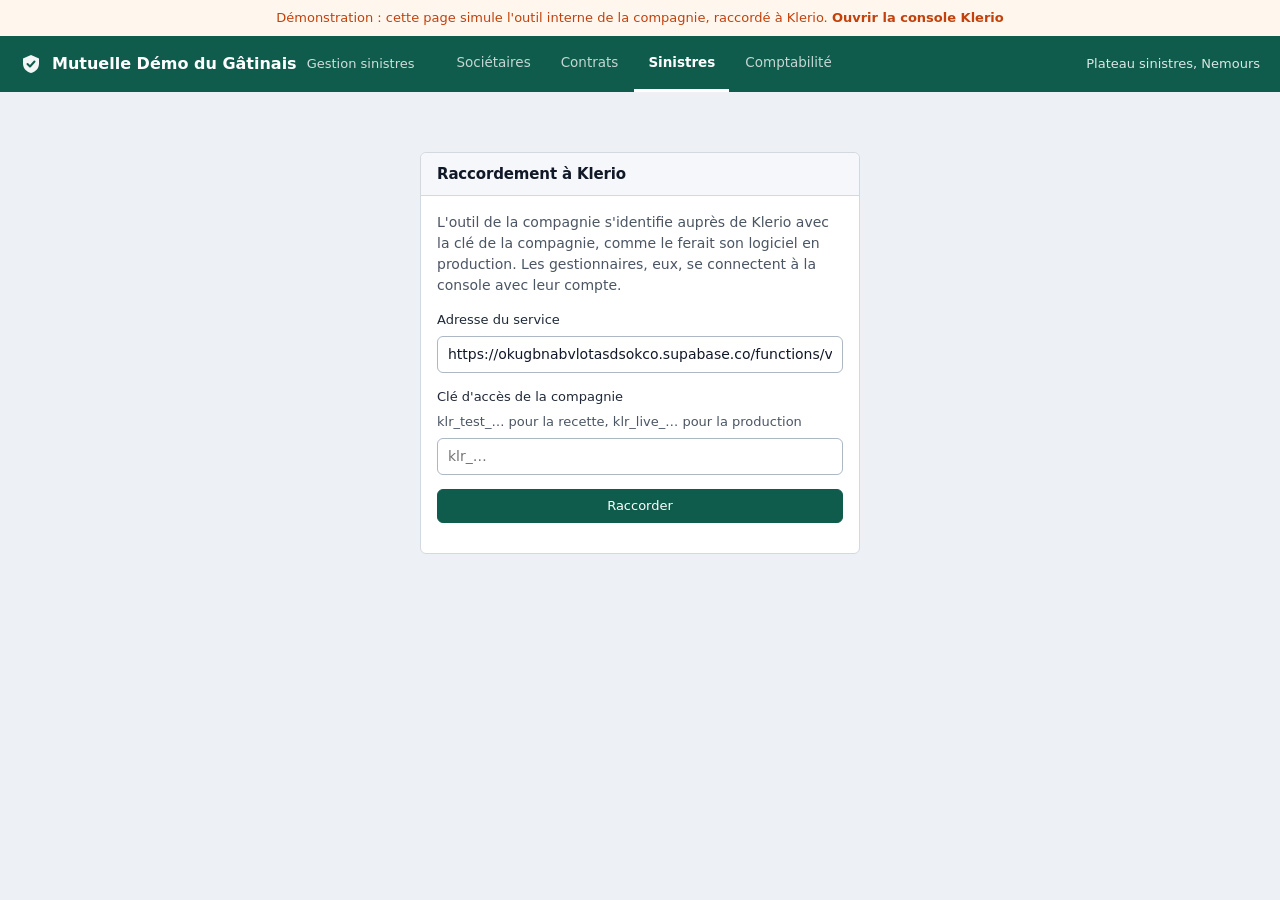
<file: outil-assureur.html>
<!doctype html>
<html lang="fr">
<head>
<meta charset="utf-8">
<meta http-equiv="Content-Security-Policy" content="default-src 'self'; script-src 'self' 'unsafe-inline' https://challenges.cloudflare.com https://js.hcaptcha.com https://*.hcaptcha.com; style-src 'self' 'unsafe-inline' https://fonts.googleapis.com https://*.hcaptcha.com; font-src 'self' data: https://fonts.gstatic.com; img-src 'self' data: blob: https:; connect-src 'self' https://okugbnabvlotasdsokco.supabase.co wss://okugbnabvlotasdsokco.supabase.co https://*.hcaptcha.com; frame-src 'self' blob: https://challenges.cloudflare.com https://*.hcaptcha.com; object-src 'none'; base-uri 'none'; form-action 'self'">
<style id="anti-cadre">html{display:none}</style><script>if (window.top === window.self) { document.getElementById("anti-cadre").remove(); } else { try { window.top.location = window.self.location; } catch (e) { } }</script>
<meta name="viewport" content="width=device-width, initial-scale=1">
<title>Gestion sinistres, Mutuelle Démo du Gâtinais</title>
<link rel="preconnect" href="https://fonts.googleapis.com">
<link rel="preconnect" href="https://fonts.gstatic.com" crossorigin>
<link href="https://fonts.googleapis.com/css2?family=Inter:wght@400;500;600&display=swap" rel="stylesheet">
<link rel="stylesheet" href="style.css">
<style>
/* L'outil maison de la compagnie : une autre identité que Klerio */
:root { --cie: #0F5C4D; --cie-2: #0B4A3E; --cie-pale: #E3F0EC; }
@media (prefers-color-scheme: dark) { :root:not([data-theme="light"]) { --cie: #3FA88F; --cie-2: #2E8C76; --cie-pale: #12302A; } }
body { font-size: 14px; }
.bandeau { background: var(--jaune-pale); color: var(--jaune-texte); font-size: 13px; padding: 8px 20px; text-align: center; }
.bandeau a { color: inherit; font-weight: 600; }
.entete { background: var(--cie); color: #fff; }
.entete-in { max-width: 1480px; margin: 0 auto; padding: 0 20px; display: flex; align-items: center; gap: 28px; min-height: 56px; flex-wrap: wrap; }
.cie-nom { font-weight: 700; font-size: 16px; display: flex; align-items: center; gap: 10px; }
.cie-nom span { font-weight: 400; opacity: .8; font-size: 13px; }
.onglets { display: flex; gap: 2px; align-self: stretch; }
.onglets span { display: flex; align-items: center; padding: 0 14px; font-size: 13.5px; opacity: .75; border-bottom: 3px solid transparent; }
.onglets span.actif { opacity: 1; border-bottom-color: #fff; font-weight: 600; }
.entete .agent { margin-left: auto; font-size: 13px; opacity: .85; }
main { max-width: 1480px; margin: 0 auto; padding: 22px 20px 60px; display: grid; grid-template-columns: 320px minmax(0, 1fr); gap: 20px; align-items: start; }
@media (max-width: 1040px) { main { grid-template-columns: 1fr; } }
.panneau { background: var(--feuille); border: 1px solid var(--trait); border-radius: 6px; }
.panneau + .panneau { margin-top: 20px; }
.panneau-tete { padding: 12px 16px; border-bottom: 1px solid var(--trait); display: flex; justify-content: space-between; align-items: center; gap: 10px; background: var(--feuille-2); border-radius: 6px 6px 0 0; }
.panneau-tete h2 { font-size: 15px; }
.panneau-corps { padding: 16px; }
form.panneau-corps { display: grid; gap: 14px; }
.btn.cie { background: var(--cie); border-color: var(--cie); color: #fff; }
.btn.cie:hover { background: var(--cie-2); }
.modeles { display: flex; flex-wrap: wrap; gap: 6px; }
.resultat { font-size: 13.5px; padding: 10px 12px; border-radius: 6px; background: var(--cie-pale); color: var(--encre); }
.resultat.ko { background: var(--rouge-pale); color: var(--rouge); }
.direct { display: inline-flex; align-items: center; gap: 7px; font-size: 12.5px; color: var(--gris); }
.direct i { width: 8px; height: 8px; border-radius: 50%; background: var(--vert); animation: pouls 2s infinite; }
@keyframes pouls { 50% { opacity: .3; } }
table { width: 100%; border-collapse: collapse; font-size: 13px; }
th { text-align: left; font-weight: 600; color: var(--gris); font-size: 12.5px; padding: 8px 12px; border-bottom: 1px solid var(--trait); white-space: nowrap; background: var(--feuille-2); }
td.nw { white-space: nowrap; }
td { padding: 9px 10px; border-bottom: 1px solid var(--trait); vertical-align: top; }
tr.neuf td { animation: neuf 2.4s ease-out; }
@keyframes neuf { 0% { background: var(--jaune-pale); } 100% { background: transparent; } }
.etat-cie { display: inline-block; padding: 1px 8px; border-radius: 3px; font-size: 12.5px; font-weight: 600; background: var(--feuille-2); border: 1px solid var(--trait); white-space: nowrap; }
.etat-cie.att { background: var(--jaune-pale); border-color: transparent; color: var(--jaune-texte); }
.etat-cie.ok { background: var(--vert-pale); border-color: transparent; color: var(--vert); }
.etat-cie.ko { background: var(--rouge-pale); border-color: transparent; color: var(--rouge); }
.table-wrap { overflow-x: auto; }
.journal-cie { list-style: none; margin: 0; padding: 0; max-height: 420px; overflow-y: auto; }
.journal-cie li { display: grid; grid-template-columns: 70px 1fr auto; gap: 10px; padding: 8px 16px; border-bottom: 1px solid var(--trait); font-size: 13px; }
.journal-cie .h { color: var(--gris); }
.sig { font-size: 12px; font-weight: 600; color: var(--vert); white-space: nowrap; }
.sig.ko { color: var(--rouge); }
.vide { padding: 28px 16px; text-align: center; color: var(--gris); }
.connexion { max-width: 440px; margin: 60px auto; }
.env-badge { display: inline-block; font-size: 11.5px; font-weight: 600; padding: 2px 8px; border-radius: 10px; margin-right: 8px; background: rgba(255,255,255,.18); color: #fff; }
.env-badge.essai { background: #FFF7ED; color: #C2410C; }
.lien-cle { background: none; border: 0; color: inherit; opacity: .8; text-decoration: underline; cursor: pointer; font: inherit; font-size: 12px; margin-left: 8px; padding: 0; }
</style>
</head>
<body>
<div class="bandeau">Démonstration : cette page simule l'outil interne de la compagnie, raccordé à Klerio. <a href="index.html">Ouvrir la console Klerio</a></div>
<header class="entete"><div class="entete-in">
  <div class="cie-nom"><svg width="22" height="22" viewBox="0 0 22 22" aria-hidden="true"><path d="M11 2l8 3.5v5c0 5-3.6 8.5-8 9.5-4.4-1-8-4.5-8-9.5v-5z" fill="#fff" opacity=".95"/><path d="M7.5 11l2.5 2.5 4.5-5" fill="none" stroke="#0F5C4D" stroke-width="2" stroke-linecap="round" stroke-linejoin="round"/></svg>Mutuelle Démo du Gâtinais <span>Gestion sinistres</span></div>
  <nav class="onglets" aria-label="Modules de l'outil"><span>Sociétaires</span><span>Contrats</span><span class="actif">Sinistres</span><span>Comptabilité</span></nav>
  <span class="agent"><span id="env-outil"></span> Plateau sinistres, Nemours <button type="button" id="b-cle" class="lien-cle" hidden>Changer de clé</button></span>
</div></header>

<div id="ecran-cle" class="connexion" hidden>
  <div class="panneau"><div class="panneau-tete"><h2>Raccordement à Klerio</h2></div>
  <form class="panneau-corps" id="form-cle"><p class="muet">L'outil de la compagnie s'identifie auprès de Klerio avec la clé de la compagnie, comme le ferait son logiciel en production. Les gestionnaires, eux, se connectent à la console avec leur compte.</p>
    <label class="champ">Adresse du service<input class="saisie" id="k-base"></label>
    <label class="champ">Clé d'accès de la compagnie <span class="aide">klr_test_… pour la recette, klr_live_… pour la production</span><input class="saisie" id="k-cle" type="password" placeholder="klr_…"></label>
    <button class="btn cie" type="submit">Raccorder</button><p class="muet petit" id="k-err" role="alert"></p></form></div>
</div>

<main id="ecran-outil" hidden>
  <div>
    <section class="panneau">
      <div class="panneau-tete"><h2>Nouvelle déclaration</h2><span class="muet petit">Prise au téléphone</span></div>
      <form class="panneau-corps" id="form-decl" novalidate>
        <div><div class="sous-titre muet petit" style="margin-bottom:6px">Appels types</div><div class="modeles" id="modeles"></div></div>
        <div class="grille-2"><label class="champ">N° de contrat<input class="saisie" id="o-contrat" list="o-contrats"></label>
          <label class="champ">Nature<select class="saisie" id="o-theme"><option value="BRIS_GLACE">Bris de glace</option><option value="PERTE_CONTROLE_OBSTACLE_FIXE">Perte de contrôle</option><option value="VANDALISME">Vandalisme</option><option value="GARANTIE_ACCIDENT">Garantie Accident</option><option value="AUTRE">Autre</option></select></label></div>
        <datalist id="o-contrats"></datalist>
        <div class="grille-2"><label class="champ">Survenu le<input class="saisie" id="o-date" type="date"></label><label class="champ">Code postal<input class="saisie" id="o-cp" maxlength="5" inputmode="numeric"></label></div>
        <div class="grille-2" id="o-ga" hidden><label class="champ">Âge de la victime<input class="saisie" id="o-age" type="number"></label><label class="champ">Lien<select class="saisie" id="o-lien"><option value="societaire">Sociétaire</option><option value="conjoint">Conjoint</option><option value="enfant_mineur">Enfant mineur</option></select></label></div>
        <label class="champ">Ce que dit le sociétaire<textarea class="saisie" id="o-recit" rows="4"></textarea></label>
        <button class="btn cie" id="o-envoyer" type="submit">Enregistrer le sinistre</button>
        <div id="o-res" hidden></div>
      </form>
    </section>
    <section class="panneau">
      <div class="panneau-tete"><h2>Messages reçus de Klerio</h2><span class="direct"><i></i>En direct</span></div>
      <ul class="journal-cie" id="journal"></ul>
    </section>
  </div>
  <section class="panneau">
    <div class="panneau-tete"><h2>Portefeuille sinistres</h2><span style="display:flex;gap:12px;align-items:center"><span class="muet petit" id="maj"></span><button class="btn petit" id="b-panne" type="button">Simuler une panne de l'outil</button></span></div>
    <p class="resultat ko" id="panne-info" hidden style="margin:12px 16px 0">Panne simulée : l'outil refuse les messages de Klerio. Ils restent en file chez Klerio et seront renvoyés automatiquement, une fois l'outil rétabli.</p>
    <p class="muet petit" style="padding:12px 16px 0">Chaque ligne est tenue à jour par les messages signés de Klerio, sans ressaisie. Une ligne surlignée vient de changer.</p>
    <div class="table-wrap"><table><thead><tr><th>N° Klerio</th><th>Notre réf.</th><th>Nature</th><th>Situation</th><th>Intervenants</th><th>Pièces manquantes</th><th>Règlement</th></tr></thead><tbody id="porte"></tbody></table></div>
  </section>
</main>
<div id="toast" class="toast" hidden role="status"></div>

<script src="commun.js"></script>
<script>
(function () {
"use strict";
var C = window.CA, $ = C.$, esc = C.esc, eur = C.eur;
var MEMO = "claimai-outil-v1";
function lire() { try { return JSON.parse(sessionStorage.getItem(MEMO) || "null"); } catch (e) { return null; } }
var S = lire() || {};
// Ancienne adresse du service (avant le nom Klerio)
if (S.base) S.base = C.API_DEFAUT; // adresse du service toujours fixe
var api, apiOutil, vus = {}, premier = true, panne = false;

var SITUATION = {
  recu: ["Ouvert", ""], analyse: ["Ouvert", ""], contrat_verifie: ["Garanti", ""], hors_perimetre: ["Chez un gestionnaire", "att"],
  decision_a_valider: ["Décision à prendre", "att"], refuse: ["Refusé", "ko"], mission_envoyee: ["Missionné", ""], attente_pieces: ["Pièces attendues", ""],
  expertise_recue: ["Retour reçu", ""], anomalie_gestionnaire: ["Anomalie", "att"], prereglement_a_valider: ["Règlement à valider", "att"],
  reglement_envoye: ["Virement ordonné", ""], clos: ["Soldé", "ok"], classe_sans_suite: ["Classé", ""]
};
var TYPES = { mission_expert: "expert", expertise: "Expert", reparation: "Garage", expertise_medicale: "Médecin" };
var APPELS = [
  ["Pare-brise", { numero_contrat: "AUTO-2025-0001", theme: "BRIS_GLACE", code_postal: "77140", recit: "Le sociétaire signale un impact devenu fissure sur le pare-brise après un gravillon sur l'A6. Rien d'autre d'abîmé." }],
  ["Poteau", { numero_contrat: "AUTO-2025-0004", theme: "PERTE_CONTROLE_OBSTACLE_FIXE", code_postal: "77300", recit: "Le sociétaire a percuté un poteau en sortant de son garage, seul en cause. Aile avant gauche et phare endommagés." }],
  ["Vandalisme", { numero_contrat: "AUTO-2025-0001", theme: "VANDALISME", code_postal: "77140", recit: "Véhicule rayé à la clé sur les deux portières côté conducteur pendant la nuit, sur le parking de la résidence. Plainte déposée à la gendarmerie de Nemours." }],
  ["Chute, coude", { numero_contrat: "GA-2025-0006", theme: "GARANTIE_ACCIDENT", code_postal: "77140", victime: { age: 63, lien: "societaire" }, recit: "Le sociétaire a glissé dans sa salle de bain. Fracture simple de l'olécrâne droit, plâtre pendant cinq semaines, pas d'opération." }],
  ["Accident de scooter", { numero_contrat: "GA-2024-0005", theme: "GARANTIE_ACCIDENT", code_postal: "45200", victime: { age: 19, lien: "enfant_etudiant" }, recit: "Le fils du sociétaire, étudiant, est tombé en scooter sur une plaque d'huile. Fractures du fémur et du bassin, opéré à Montargis. Aucun autre véhicule en cause." }]
];

var CONTRAT_ESSAI = { "AUTO-2025-0001": "ESSAI-AUTO-0001", "AUTO-2025-0004": "ESSAI-AUTO-0001", "GA-2024-0005": "ESSAI-GA-0004", "GA-2025-0006": "ESSAI-GA-0004" };
function essai() { return S.env === "test"; }
function contrat(n) { return essai() ? (CONTRAT_ESSAI[n] || n) : n; }
function demarrer() {
  api = C.client(S.base, S.cle);
  $("env-outil").className = "env-badge" + (essai() ? " essai" : "");
  $("env-outil").textContent = essai() ? "Recette" : "Production";
  $("b-cle").hidden = false;
  $("b-cle").onclick = function () { try { sessionStorage.removeItem(MEMO); } catch (e) { } location.reload(); };
  $("o-contrats").innerHTML = (essai() ? ["ESSAI-AUTO-0001", "ESSAI-AUTO-0002", "ESSAI-AUTO-0003", "ESSAI-GA-0004"] : ["AUTO-2025-0001", "AUTO-2025-0004", "GA-2024-0005", "GA-2025-0006"])
    .map(function (n) { return '<option value="' + n + '">'; }).join("");
  apiOutil = C.client(S.base.replace(/\/(klerio|claimai)\/?$/, "/assureur-demo"), S.cle);
  $("ecran-cle").hidden = true; $("ecran-outil").hidden = false;
  var d = new Date(); d.setDate(d.getDate() - 1); $("o-date").value = d.toISOString().slice(0, 10);
  $("modeles").innerHTML = APPELS.map(function (a, i) { return '<button type="button" class="btn petit" data-a="' + i + '">' + esc(a[0]) + "</button>"; }).join("");
  document.querySelectorAll("[data-a]").forEach(function (b) {
    b.onclick = function () {
      var x = APPELS[b.dataset.a][1];
      $("o-contrat").value = contrat(x.numero_contrat); $("o-theme").value = x.theme; $("o-cp").value = x.code_postal; $("o-recit").value = x.recit;
      if (x.victime) { $("o-age").value = x.victime.age; $("o-lien").value = x.victime.lien; }
      $("o-ga").hidden = x.theme !== "GARANTIE_ACCIDENT";
    };
  });
  $("o-theme").onchange = function () { $("o-ga").hidden = this.value !== "GARANTIE_ACCIDENT"; };
  $("form-decl").addEventListener("submit", declarer);
  $("b-panne").onclick = function () {
    var b = this; C.occupe(b, true, "");
    apiOutil("panne", { body: { active: !panne } }).then(function (r) { panne = r.panne === true; majPanne(); rafraichir(); })
      .catch(function (x) { C.toast(x.message, true); }).finally(function () { C.occupe(b, false); majPanne(); });
  };
  rafraichir(); setInterval(rafraichir, 4000);
}

function declarer(e) {
  e.preventDefault();
  var ref = "SIN-" + new Date().getFullYear() + "-" + String(Math.floor(Math.random() * 90000) + 10000);
  var corps = { ref_externe: ref, numero_contrat: $("o-contrat").value.trim(), theme: $("o-theme").value, date_sinistre: $("o-date").value,
    code_postal: $("o-cp").value.trim(), recit: $("o-recit").value.trim() };
  if (corps.theme === "GARANTIE_ACCIDENT") corps.victime = { age: Number($("o-age").value) || null, lien: $("o-lien").value };
  if (!corps.numero_contrat || !/^\d{5}$/.test(corps.code_postal) || corps.recit.length < 10) { C.toast("Contrat, code postal et récit sont nécessaires.", true); return; }
  var b = $("o-envoyer"), r = $("o-res"); C.occupe(b, true, "Transmission à Klerio"); r.hidden = true;
  api("declarer", { body: corps }).then(function (f) {
    r.hidden = false; r.className = "resultat";
    r.innerHTML = "Sinistre <b>" + esc(ref) + "</b> transmis. Klerio l'a enregistré sous <b>" + esc(f.numero) + "</b> : " + esc((SITUATION[f.statut] || [f.statut])[0].toLowerCase()) + ". " +
      '<a href="index.html#/dossier/' + esc(f.numero) + '">Voir dans la console</a>';
    rafraichir();
  }).catch(function (x) { r.hidden = false; r.className = "resultat ko"; r.textContent = x.message; })
    .finally(function () { C.occupe(b, false); });
}

function majPanne() { $("b-panne").textContent = panne ? "Rétablir l'outil" : "Simuler une panne de l'outil"; $("panne-info").hidden = !panne; }
function rafraichir() {
  apiOutil("etat").then(function (e) {
    panne = e.panne === true; majPanne();
    var env = S.env || "production";
    function duBonEnv(x) { return (x.environnement || "production") === env; }
    var ds = (e.dossiers || []).filter(duBonEnv), ev = (e.evenements || []).filter(duBonEnv);
    $("maj").textContent = ds.length + " sinistre" + (ds.length > 1 ? "s" : "") + ", mis à jour à " + new Date().toLocaleTimeString("fr-FR");
    $("porte").innerHTML = ds.length ? ds.map(function (d) {
      var neuf = !premier && vus[d.numero] !== d.sequence; vus[d.numero] = d.sequence;
      var s = SITUATION[d.statut] || [d.statut, ""], r = d.reglement;
      return '<tr class="' + (neuf ? "neuf" : "") + '"><td class="nw"><a href="index.html#/dossier/' + esc(d.numero) + '">' + esc(d.numero) + '</a></td><td class="nw">' + esc(d.ref_externe || "") + "</td><td>" + esc(C.theme(d.theme)) +
        '</td><td><span class="etat-cie ' + s[1] + '">' + esc(s[0]) + "</span>" + (d.motif && s[1] === "att" ? '<div class="muet petit">' + esc(C.motif(d.motif)) + "</div>" : "") + "</td><td>" +
        (d.prestataires || []).map(function (p) { return "<div>" + esc(p.nom.split(",")[0]) + '<div class="muet petit">' + esc((TYPES[p.type] || p.type) + (p.statut === "terminee" ? ", a répondu" : ", attendu")) + "</div></div>"; }).join("") +
        "</td><td>" + ((d.pieces_manquantes || []).map(function (p) { return esc(C.PIECES[p] || p); }).join(", ") || '<span class="muet">Aucune</span>') +
        "</td><td>" + (r ? esc(eur(r.montant_net)) + '<div class="muet petit">' + esc({ propose: "à valider", envoye: "virement ordonné", confirme: "payé " + (r.ref_virement || ""), annule: "annulé" }[r.statut] || r.statut) + "</div>" : "") + "</td></tr>";
    }).join("") : '<tr><td colspan="7"><div class="vide">Aucun sinistre reçu pour l\'instant. Enregistrez une déclaration à gauche.</div></td></tr>';
    premier = false;
    $("journal").innerHTML = ev.length ? ev.slice(0, 40).map(function (x) {
      var c = x.corps || {};
      if (x.doublon) return '<li><span class="h">' + esc(new Date(x.recu_le).toLocaleTimeString("fr-FR")) + '</span><span class="muet">Doublon ignoré (' + esc(x.numero || "") + ')</span><span></span></li>';
      if (x.evenement === "test_signature") {
        var attendu = c.attendu === "refuser", bon = attendu ? !x.signature_ok : x.signature_ok;
        return '<li><span class="h">' + esc(new Date(x.recu_le).toLocaleTimeString("fr-FR", { hour: "2-digit", minute: "2-digit", second: "2-digit" })) + "</span><span>Test de signature" +
          '<span class="muet">, message ' + (attendu ? "volontairement mal signé" : "bien signé") + '</span></span><span class="sig' + (bon ? "" : " ko") + '">' + (attendu ? (bon ? "Bien refusé" : "Accepté à tort") : (bon ? "Signature valide" : "Refusé à tort")) + "</span></li>";
      }
      var quoi = x.evenement === "dossier_cree" ? "Nouveau dossier " + (x.numero || "") : x.evenement === "dossier_clos" ? "Dossier complet archivé " + (x.numero || "") : x.evenement === "test" ? "Message de test" : (x.numero || "") + " : " + ((SITUATION[x.statut] || [x.statut || ""])[0] || "").toLowerCase();
      return '<li><span class="h">' + esc(new Date(x.recu_le).toLocaleTimeString("fr-FR", { hour: "2-digit", minute: "2-digit", second: "2-digit" })) + "</span><span>" + esc(quoi) + (c.statut_precedent ? '<span class="muet">, était ' + esc(((SITUATION[c.statut_precedent] || [c.statut_precedent])[0] || "").toLowerCase()) + "</span>" : "") +
        '</span><span class="sig' + (x.signature_ok ? "" : " ko") + '">' + (x.signature_ok ? "Signature valide" : "Signature invalide") + "</span></li>";
    }).join("") : '<li style="display:block"><div class="vide">Aucun message reçu.</div></li>';
  }).catch(function (x) { $("maj").textContent = "Liaison interrompue : " + x.message; });
}

$("k-base").value = C.API_DEFAUT; $("k-base").readOnly = true; // adresse fixe : la clé ne part jamais ailleurs
$("form-cle").addEventListener("submit", function (e) {
  e.preventDefault(); var base = C.API_DEFAUT, cle = $("k-cle").value.trim();
  C.client(base, cle)("moi").then(function (m) { S = { base: base, cle: cle, env: m && m.environnement === "test" ? "test" : "production" }; try { sessionStorage.setItem(MEMO, JSON.stringify(S)); } catch (e) { } demarrer(); })
    .catch(function (x) { $("k-err").textContent = x.status === 401 ? "Clé refusée." : x.message; });
});
if (S.base && S.cle) {
  // Clé déjà enregistrée : on relit l'environnement qu'elle ouvre
  C.client(S.base, S.cle)("moi").then(function (m) { S.env = m && m.environnement === "test" ? "test" : "production"; demarrer(); })
    .catch(function () { $("ecran-cle").hidden = false; $("k-err").textContent = "La clé enregistrée n'est plus acceptée : saisissez-en une autre."; });
} else $("ecran-cle").hidden = false;
})();
</script>
</body>
</html>
</file>
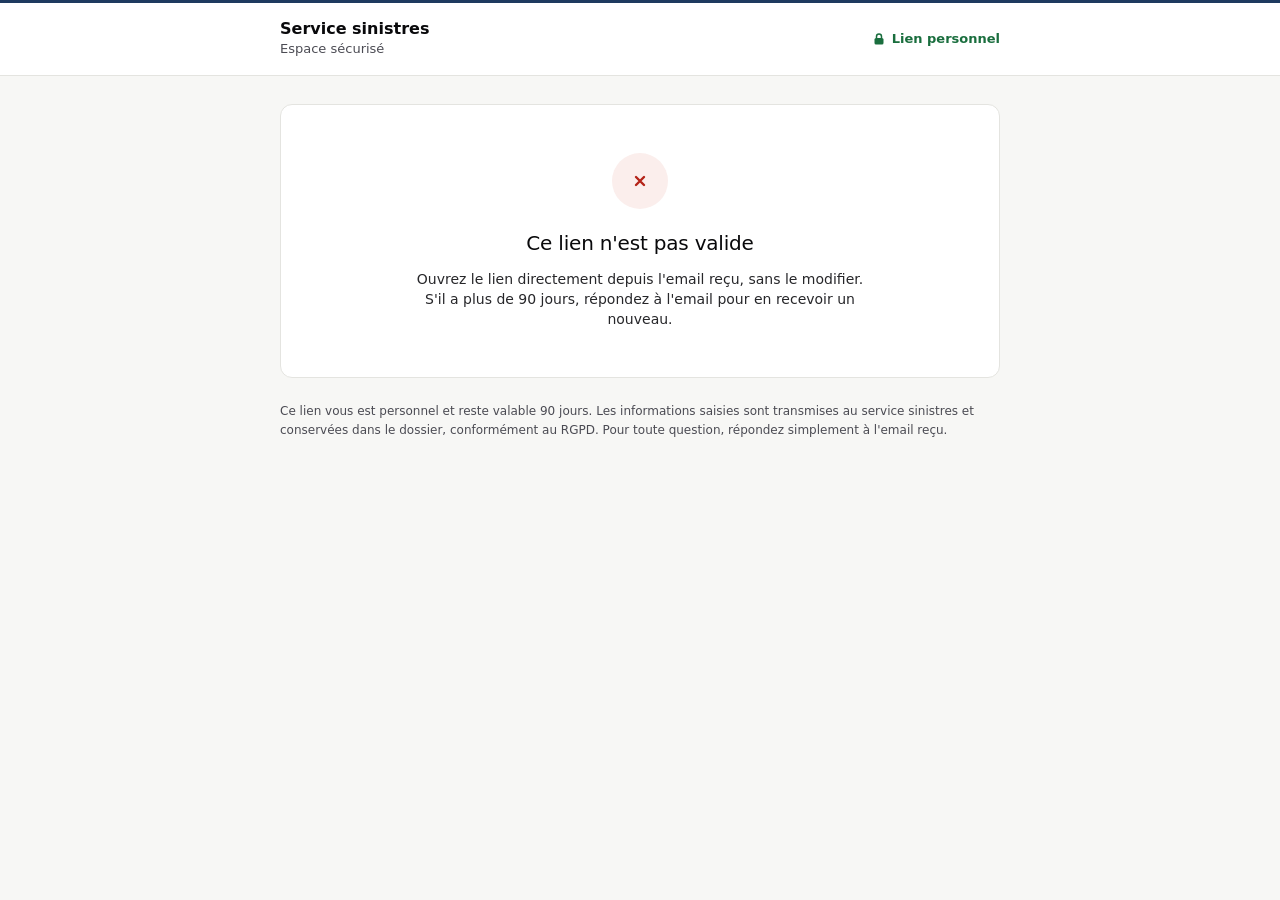
<file: portail.html>
<!doctype html>
<html lang="fr">
<head>
<meta charset="utf-8">
<meta http-equiv="Content-Security-Policy" content="default-src 'self'; script-src 'self' 'unsafe-inline' https://challenges.cloudflare.com https://js.hcaptcha.com https://*.hcaptcha.com; style-src 'self' 'unsafe-inline' https://fonts.googleapis.com https://*.hcaptcha.com; font-src 'self' data: https://fonts.gstatic.com; img-src 'self' data: blob: https:; connect-src 'self' https://okugbnabvlotasdsokco.supabase.co wss://okugbnabvlotasdsokco.supabase.co https://*.hcaptcha.com; frame-src 'self' blob: https://challenges.cloudflare.com https://*.hcaptcha.com; object-src 'none'; base-uri 'none'; form-action 'self'">
<style id="anti-cadre">html{display:none}</style><script>if (window.top === window.self) { document.getElementById("anti-cadre").remove(); } else { try { window.top.location = window.self.location; } catch (e) { } }</script>
<meta name="viewport" content="width=device-width, initial-scale=1">
<link rel="icon" id="favicon" href="data:,">
<meta name="robots" content="noindex">
<title>Espace sécurisé sinistres</title>
<link rel="preconnect" href="https://fonts.googleapis.com">
<link rel="preconnect" href="https://fonts.gstatic.com" crossorigin>
<link href="https://fonts.googleapis.com/css2?family=IBM+Plex+Mono:wght@400;500&family=IBM+Plex+Sans:wght@400;500;600&display=swap" rel="stylesheet">
<link rel="stylesheet" href="style.css?v=20261115a">
<style>
body { background: var(--papier); }
.haut { background: var(--feuille); border-bottom: 1px solid var(--trait); }
.haut-in { max-width: 760px; margin: 0 auto; padding: 16px 20px; display: flex; justify-content: space-between; align-items: center; gap: 12px; }
.haut .cie { font-weight: 600; font-size: 16px; }
.haut .cie small { display: block; font-weight: 400; font-size: 13px; color: var(--gris); }
.cadenas { display: inline-flex; gap: 6px; align-items: center; font-size: 13px; color: var(--vert); font-weight: 600; }
main { max-width: 760px; margin: 0 auto; padding: 28px 20px 64px; }
.carte { background: var(--feuille); border: 1px solid var(--trait); border-radius: 8px; }
.carte + .carte { margin-top: 16px; }
.carte-in { padding: 24px; }
.carte h1 { font-size: 24px; }
.carte h2 { font-size: 16px; font-weight: 600; margin-bottom: 4px; }
.intro { color: var(--encre-2); margin-top: 8px; max-width: 62ch; }
.resume { display: grid; grid-template-columns: repeat(auto-fit, minmax(150px, 1fr)); gap: 16px 24px; border-top: 1px solid var(--trait); padding: 18px 24px; }
.resume div { font-size: 13px; color: var(--gris); }
.resume b { display: block; color: var(--encre); font-size: 14px; font-weight: 600; margin-top: 2px; }
.recit { font-size: 14px; line-height: 1.6; color: var(--encre-2); border-top: 1px solid var(--trait); padding: 16px 24px; }
.recit span { display: block; font-size: 13px; color: var(--gris); margin-bottom: 4px; }
form.carte-in { display: grid; gap: 16px; }
.indice { font-size: 13px; padding: 10px 12px; border-radius: 6px; background: var(--feuille-2); border: 1px solid var(--trait); color: var(--encre-2); }
.indice.ko { background: var(--rouge-pale); border-color: transparent; color: var(--rouge); }
.indice.ok { background: var(--vert-pale); border-color: transparent; color: var(--vert); }
.piece { display: grid; grid-template-columns: 1fr auto; gap: 8px 16px; align-items: center; padding: 14px 0; border-top: 1px solid var(--trait); }
.piece:first-of-type { border-top: 0; }
.piece-nom { display: grid; gap: 2px; min-width: 0; }
.piece-nom span { overflow-wrap: anywhere; }
.piece-choisir { min-height: 44px; cursor: pointer; white-space: nowrap; }
.piece-choisir:focus-within { outline: 2px solid var(--bleu); outline-offset: 2px; }
.piece.recue { color: var(--gris); }
.envoyer { display: flex; gap: 14px; align-items: center; flex-wrap: wrap; }
.etat { text-align: center; padding: 48px 24px; }
.etat .rond { width: 56px; height: 56px; border-radius: 50%; margin: 0 auto 18px; display: grid; place-items: center; background: var(--vert-pale); color: var(--vert); }
.etat .rond.attente { background: var(--jaune-pale); color: var(--jaune-texte); }
.etat .rond.ko { background: var(--rouge-pale); color: var(--rouge); }
.etat h1 { font-size: 20px; }
.etat p { color: var(--encre-2); margin: 10px auto 0; max-width: 52ch; }
.depot { display: grid; gap: 8px; padding: 16px; border: 1.5px dashed var(--trait-fort); border-radius: 8px; background: var(--feuille-2); }
.depot.survol { border-color: var(--bleu); background: var(--bleu-pale); }
.depot b { font-size: 14px; }
.depot p { font-size: 13px; color: var(--encre-2); }
.depot label.btn { justify-self: start; }
.depot input[type=file] { position: absolute; width: 1px; height: 1px; opacity: 0; }
.saisie.lu { border-color: var(--bleu); background: var(--bleu-pale); }
.lu-note { font-size: 12px; color: var(--bleu-fonce); }
.payer { display: grid; gap: 0; border-top: 1px solid var(--trait); }
.payer-l { display: grid; grid-template-columns: 170px 1fr auto; gap: 6px 16px; align-items: center; padding: 13px 24px; border-bottom: 1px solid var(--trait); }
.payer-l:last-child { border-bottom: 0; }
.payer-l > span:first-child { font-size: 13px; color: var(--gris); }
.payer-l b { font-weight: 600; }
.payer-l .grand { font-size: 24px; font-weight: 600; letter-spacing: -.01em; }
.payer-l .iban { font-family: var(--mono); font-size: 16px; letter-spacing: .02em; word-break: normal; overflow-wrap: anywhere; }
.payer-l .sous { display: block; font-size: 12px; color: var(--gris); font-weight: 400; margin-top: 2px; }
.paye { display: flex; gap: 12px; align-items: end; flex-wrap: wrap; }
.paye .champ { flex: 1 1 240px; }
@media (max-width: 560px) { .payer-l { grid-template-columns: 1fr auto; } .payer-l > span:first-child { grid-column: 1 / -1; } }
.choix { display: grid; gap: 10px; }
.option { display: grid; grid-template-columns: auto 1fr auto; gap: 4px 12px; align-items: start; padding: 14px 16px; border: 1.5px solid var(--trait); border-radius: 8px; cursor: pointer; }
.option:has(input:checked) { border-color: var(--bleu); background: var(--bleu-pale); }
.option input { margin-top: 3px; }
.option b { font-size: 14px; }
.option .montant { font-size: 16px; font-weight: 600; white-space: nowrap; }
.option p { grid-column: 2 / -1; font-size: 13px; color: var(--encre-2); margin: 0; }
.encart-lien { background: none; border: 0; padding: 0; color: var(--bleu); font: inherit; font-weight: 600; cursor: pointer; text-decoration: underline; text-underline-offset: 3px; }
.liste-docs { list-style: none; padding: 0; margin: 6px 0 14px; display: grid; gap: 8px; }
.liste-docs li { padding: 10px 12px; border: 1px solid var(--trait, #dde3ec); border-radius: 8px; }
@media (max-width: 560px) { .option { grid-template-columns: auto 1fr; } .option .montant { grid-column: 2; } }
.pied { font-size: 12px; color: var(--gris); margin-top: 24px; line-height: 1.6; }
</style>
<link rel="stylesheet" href="charte.css?v=20261115c">
<style>
/* Espace aux couleurs de l'assureur : la couleur de la compagnie remplace celle de l'outil */
:root { --marque: #1E3A5F; }
/* --marque-fond : la marque, ou un noir de repli si elle se voit à peine sur le blanc ; --marque-texte : blanc ou noir selon sa clarté */
:root, :root[data-theme] { --primaire: var(--marque-fond, var(--marque)) !important; --sur-primaire: var(--marque-texte, #FFFFFF) !important; --constat: var(--marque-fond, var(--marque)) !important; }
.btn.primaire:hover { background: var(--primaire) !important; border-color: var(--primaire) !important; filter: brightness(1.08); }
.option:has(input:checked) { border-color: var(--primaire); background: color-mix(in srgb, var(--primaire) 6%, var(--feuille)); }
.haut { border-top: 3px solid var(--marque); }
.haut .cie img { display: block; height: 30px; width: auto; margin-bottom: 4px; }
/* Cibles tactiles d'au moins 44 px (assurés sur téléphone) */
.btn, .piece-choisir, .depot label.btn { min-height: 44px; }
.option { min-height: 44px; }
.option input[type=radio], .case input[type=checkbox], .case input[type=radio], .option input[type=checkbox] { width: 22px; height: 22px; margin-top: 1px; accent-color: var(--primaire); }
.case { min-height: 44px; align-items: center; }
.cadenas { color: var(--vert-texte); }
.confirmer { display: grid; gap: 12px; padding: 14px 16px; border-radius: 8px; border: 1.5px solid var(--primaire); background: var(--feuille-2); }
.confirmer[hidden], .envoyer[hidden] { display: none; }
.confirmer p { margin: 0; font-weight: 600; font-size: 14px; }
</style>
</head>
<body>
<header class="haut"><div class="haut-in"><div class="cie" id="cie">Service sinistres<small>Espace sécurisé</small></div>
  <span class="cadenas"><svg width="14" height="14" viewBox="0 0 14 14" aria-hidden="true"><rect x="2.5" y="6" width="9" height="6.5" rx="1.5" fill="currentColor"/><path d="M4.5 6V4.5a2.5 2.5 0 015 0V6" fill="none" stroke="currentColor" stroke-width="1.5"/></svg>Lien personnel</span></div></header>
<main id="main"><div class="carte"><div class="etat"><span class="tourne" style="display:inline-block;color:var(--bleu)"></span></div></div></main>
<div id="toast" class="toast" hidden role="status"></div>
<script src="commun.js?v=20261117a"></script>
<script>
(function () {
"use strict";
var C = window.CA, $ = C.$, esc = C.esc, eur = C.eur;
var qs = new URLSearchParams(location.search);
// l'adresse du serveur est fixe : jamais lue dans l'URL (un lien piégé pourrait sinon afficher un faux bon à payer)
var jeton = qs.get("t") || "", base = C.API_DEFAUT;
var api = C.client(base, null);
var ICONE_OK = '<svg width="26" height="26" viewBox="0 0 26 26" aria-hidden="true"><path d="M7 13.5l4 4 8-9" fill="none" stroke="currentColor" stroke-width="2.4" stroke-linecap="round" stroke-linejoin="round"/></svg>';
var ICONE_ATT = '<svg width="26" height="26" viewBox="0 0 26 26" aria-hidden="true"><circle cx="13" cy="13" r="8" fill="none" stroke="currentColor" stroke-width="2.2"/><path d="M13 9v4.5l3 2" fill="none" stroke="currentColor" stroke-width="2.2" stroke-linecap="round"/></svg>';
var ICONE_KO = '<svg width="26" height="26" viewBox="0 0 26 26" aria-hidden="true"><path d="M9 9l8 8M17 9l-8 8" stroke="currentColor" stroke-width="2.4" stroke-linecap="round"/></svg>';

function etat(icone, cls, titre, texte) {
  $("main").innerHTML = '<div class="carte"><div class="etat"><div class="rond ' + cls + '">' + icone + "</div><h1>" + esc(titre) + "</h1><p>" + texte + "</p></div></div>" + pied();
}
function pied() {
  return '<p class="pied">Ce lien vous est personnel et reste valable 90 jours. Les informations saisies sont transmises au service sinistres et conservées dans le dossier, conformément au RGPD. Pour toute question, répondez simplement à l\'email reçu.</p>';
}

if (!/^[0-9a-f]{64}$/.test(jeton)) {
  etat(ICONE_KO, "ko", "Ce lien n'est pas valide", "Ouvrez le lien directement depuis l'email reçu, sans le modifier. S'il a plus de 90 jours, répondez à l'email pour en recevoir un nouveau.");
  return;
}

function charger() {
  var m = qs.get("m");
  api("portail?t=" + jeton + (m && /^[0-9a-f]{32}$/.test(m) ? "&m=" + m : "")).then(afficher).catch(function (x) {
    etat(ICONE_KO, "ko", "Ce lien n'est plus valide", esc(x.message) + ". Répondez à l'email reçu pour obtenir un nouveau lien.");
  });
}

var TITRES = {
  expert_auto: ["Rapport d'expertise", "Indiquez vos conclusions. Le règlement au réparateur sera calculé sur le montant que vous retenez."],
  expert_medical: ["Conclusions médicales", "Indiquez uniquement vos conclusions. Conformément au secret médical, aucun compte rendu détaillé n'est demandé."],
  garage: ["Facture", "Après réparation, déposez votre facture : les montants se remplissent seuls, vous les vérifiez puis vous envoyez."],
  enqueteur: ["Conclusion de l'enquête", "Indiquez ce que vos vérifications ont établi. En cas de doute, un gestionnaire examine le dossier : aucune décision n'est prise automatiquement contre l'assuré."],
  assure: ["Pièces à nous transmettre", "Retrouvez ici ce que nous attendons de vous pour avancer : documents à envoyer, choix à faire. Vous pouvez répondre en plusieurs fois."]
};

// Service comptable : bon à payer, puis confirmation du virement qui clôt le dossier
function groupes(iban) { return String(iban || "").replace(/(.{4})/g, "$1 ").trim(); }
function boutonCopier(id, valeur, lib) {
  return '<button type="button" class="btn petit" data-copier="' + esc(valeur) + '" id="' + id + '">' + esc(lib || "Copier") + "</button>";
}
function origineValidation(r) {
  var p = r.valide_par || "";
  if (p === "automatique:garage_partenaire") return ["Payable sans autre validation", "Garage partenaire, montant contrôlé automatiquement"];
  if (p === "automatique:reglement_sous_seuil") return ["Validé automatiquement", "Sous le seuil de règlement automatique de votre compagnie"];
  if (p.indexOf("automatique:") === 0) return ["Validé automatiquement", ""];
  return ["Validé par un gestionnaire", p.replace(/^humain:|^outil:/, "")];
}
// Ordre de virement SEPA (pain.001.001.03) : un virement, prêt à importer dans la banque de l'assureur
function xmlEsc(s) { return String(s == null ? "" : s).replace(/&/g, "&amp;").replace(/</g, "&lt;").replace(/>/g, "&gt;").replace(/"/g, "&quot;"); }
function sepaTexte(s, max) {
  // Jeu de caractères SEPA : lettres sans accent, chiffres et ponctuation simple
  return String(s || "").normalize("NFD").replace(/[\u0300-\u036f]/g, "").replace(/[^A-Za-z0-9 \/\-?:().,'+]/g, " ").replace(/\s+/g, " ").trim().slice(0, max);
}
function ordreSepa(c) {
  var r = c.reglement || {}, b = c.beneficiaire || {}, d = c.debiteur || {}, f = c.facture || {};
  var maintenant = new Date(), iso = maintenant.toISOString().slice(0, 19), jour = iso.slice(0, 10);
  var id = sepaTexte("SIN-" + c.numero + "-" + maintenant.getTime(), 35), montant = Number(r.montant_net).toFixed(2);
  var libelle = sepaTexte("SINISTRE " + c.numero + (f.numero ? " FACT " + f.numero : ""), 140);
  var agentDeb = d.bic ? "<BIC>" + xmlEsc(d.bic) + "</BIC>" : "<Othr><Id>NOTPROVIDED</Id></Othr>";
  return '<?xml version="1.0" encoding="UTF-8"?>\n' +
    '<Document xmlns="urn:iso:std:iso:20022:tech:xsd:pain.001.001.03" xmlns:xsi="http://www.w3.org/2001/XMLSchema-instance">\n' +
    "<CstmrCdtTrfInitn>\n" +
    "<GrpHdr><MsgId>" + xmlEsc(id) + "</MsgId><CreDtTm>" + iso + "</CreDtTm><NbOfTxs>1</NbOfTxs><CtrlSum>" + montant + "</CtrlSum>" +
    "<InitgPty><Nm>" + xmlEsc(sepaTexte(d.titulaire || c.assureur, 70)) + "</Nm></InitgPty></GrpHdr>\n" +
    "<PmtInf><PmtInfId>" + xmlEsc(id) + "</PmtInfId><PmtMtd>TRF</PmtMtd><NbOfTxs>1</NbOfTxs><CtrlSum>" + montant + "</CtrlSum>" +
    "<PmtTpInf><SvcLvl><Cd>SEPA</Cd></SvcLvl></PmtTpInf><ReqdExctnDt>" + jour + "</ReqdExctnDt>" +
    "<Dbtr><Nm>" + xmlEsc(sepaTexte(d.titulaire || c.assureur, 70)) + "</Nm></Dbtr>" +
    "<DbtrAcct><Id><IBAN>" + xmlEsc(String(d.iban || "").replace(/\s/g, "")) + "</IBAN></Id></DbtrAcct>" +
    "<DbtrAgt><FinInstnId>" + agentDeb + "</FinInstnId></DbtrAgt><ChrgBr>SLEV</ChrgBr>\n" +
    "<CdtTrfTxInf><PmtId><EndToEndId>" + xmlEsc(sepaTexte(c.numero, 35)) + "</EndToEndId></PmtId>" +
    '<Amt><InstdAmt Ccy="EUR">' + montant + "</InstdAmt></Amt>" +
    "<Cdtr><Nm>" + xmlEsc(sepaTexte(b.titulaire || b.nom, 70)) + "</Nm></Cdtr>" +
    "<CdtrAcct><Id><IBAN>" + xmlEsc(String(b.iban || "").replace(/\s/g, "")) + "</IBAN></Id></CdtrAcct>" +
    "<RmtInf><Ustrd>" + xmlEsc(libelle) + "</Ustrd></RmtInf></CdtTrfTxInf>\n" +
    "</PmtInf>\n</CstmrCdtTrfInitn>\n</Document>\n";
}
function afficherComptable(c) {
  var r = c.reglement || {}, b = c.beneficiaire || {}, f = c.facture, o = origineValidation(r);
  var recent = b.iban_maj_le && (Date.now() - new Date(b.iban_maj_le).getTime()) < 30 * 864e5;
  var h = '<div class="carte"><div class="carte-in"><span class="muet petit">Service comptable</span><h1>Bon à payer, dossier ' + '<span class="insecable">' + esc(c.numero) + '</span>' + "</h1>" +
    '<p class="intro">' + (c.reponse_attendue ? "Le règlement est validé : il ne reste que le virement. Indiquez sa référence en bas de page une fois qu'il est fait, le dossier se clôturera tout seul."
      : "Ce règlement est payé. Rien d'autre n'est attendu de votre part.") + "</p></div>" +
    '<div class="payer">' +
      '<div class="payer-l"><span>Montant à virer</span><span class="grand">' + esc(eur(r.montant_net)) +
        '<span class="sous">' + esc(eur(r.montant_base)) + " TTC" + (Number(r.franchise) ? ", franchise de " + esc(eur(r.franchise)) + " déduite" : "") + "</span></span>" + boutonCopier("cp-montant", String(r.montant_net), "Copier") + "</div>" +
      '<div class="payer-l"><span>Bénéficiaire</span><b>' + esc(b.titulaire || b.nom || "") + (b.type === "garage" ? '<span class="sous">' + (b.partenaire ? "Garage partenaire" : "Garage") + "</span>" : "") + "</b><span></span></div>" +
      '<div class="payer-l"><span>IBAN</span>' + (b.iban ? '<span class="iban">' + esc(groupes(b.iban)) + "</span>" + boutonCopier("cp-iban", b.iban)
        : '<span class="muet">' + esc(b.note || "IBAN absent du référentiel des garages : prenez celui de votre fichier fournisseurs.") + "</span><span></span>") + "</div>" +
      '<div class="payer-l"><span>Libellé du virement</span><b>' + esc(r.libelle_virement || "") + "</b>" + boutonCopier("cp-libelle", r.libelle_virement || "") + "</div>" +
      (f ? '<div class="payer-l"><span>Facture</span><b>' + (f.numero ? "N° " + esc(f.numero) : "Facture du garage") + '<span class="sous">' + esc(eur(f.montant_ttc)) + " TTC, reçue le " + esc(C.dateFr(f.recue_le)) + "</span></b>" +
        (f.document_id ? '<button type="button" class="btn petit" id="b-facture" data-doc="' + esc(f.document_id) + '">Ouvrir la facture</button>' : "<span></span>") + "</div>" : "") +
      '<div class="payer-l"><span>Validation</span><b>' + esc(o[0]) + '<span class="sous">' + esc([o[1], r.valide_le ? "le " + C.dateFr(r.valide_le) : ""].filter(Boolean).join(", ")) + "</span></b><span></span></div>" +
    "</div>" +
    (recent && c.reponse_attendue ? '<div class="carte-in" style="padding-top:0"><p class="indice ko">L\'IBAN de ce garage a été modifié le ' + esc(C.dateFr(b.iban_maj_le)) + " : en cas de doute, confirmez-le par téléphone avec le garage avant de payer.</p></div>" : "") +
    "</div>";
  if (c.reponse_attendue && b.iban) {
    var deb = c.debiteur || {};
    h += '<div class="carte"><div class="carte-in"><h2>Programmer le virement</h2>' +
      '<p class="intro">Téléchargez l\'ordre de virement déjà rempli (montant, IBAN du bénéficiaire, libellé, n° de facture) et importez-le dans votre banque ou votre logiciel de paiement : il ne reste qu\'à le signer. Format SEPA standard, accepté par les banques françaises.</p>' +
      (deb.iban ? '<p class="muet petit">Compte débité : ' + esc(deb.titulaire || "") + " · " + esc(groupes(deb.iban)) + "</p>" +
        '<p style="margin-top:10px"><button type="button" class="btn primaire" id="b-sepa">Télécharger l\'ordre de virement (SEPA)</button></p>'
        : '<p class="indice ko">Le compte qui paie les sinistres n\'est pas encore renseigné dans les réglages de l\'outil sinistres (Raccordement, Paiement des garages) : ajoutez-le pour obtenir l\'ordre de virement prérempli.</p>') +
      "</div></div>";
  }
  if (c.reponse_attendue) {
    h += '<div class="carte"><form class="carte-in" id="form" novalidate><h2>Virement effectué</h2>' +
      '<div class="paye"><label class="champ">Référence du virement <span class="aide">celle de votre banque ou de votre logiciel</span><input class="saisie" id="f-ref" maxlength="80" autocomplete="off" required></label>' +
      '<button class="btn primaire" id="b-envoyer" type="submit">Confirmer le paiement</button></div></form></div>';
  } else {
    h += '<div class="carte"><div class="etat"><div class="rond">' + ICONE_OK + "</div><h1>Payé" + (r.confirme_le ? " le " + esc(C.dateFr(r.confirme_le)) : "") + "</h1><p>" +
      (r.ref_virement ? "Référence du virement : " + esc(r.ref_virement) + ". " : "") + "Le dossier est clôturé.</p></div></div>";
  }
  $("main").innerHTML = h + pied();
  document.querySelectorAll("[data-copier]").forEach(function (bt) {
    bt.addEventListener("click", function () {
      var v = bt.getAttribute("data-copier");
      (navigator.clipboard ? navigator.clipboard.writeText(v) : Promise.reject()).then(function () { bt.textContent = "Copié"; setTimeout(function () { bt.textContent = "Copier"; }, 1600); },
        function () { C.toast("Copie impossible : sélectionnez la valeur à la main", true); });
    });
  });
  var bs = $("b-sepa");
  if (bs) bs.addEventListener("click", function () {
    var xml = ordreSepa(c), nom = "virement-" + c.numero + ".xml";
    var a = document.createElement("a");
    a.href = URL.createObjectURL(new Blob([xml], { type: "application/xml" })); a.download = nom;
    document.body.appendChild(a); a.click(); setTimeout(function () { URL.revokeObjectURL(a.href); a.remove(); }, 1000);
    C.toast("Ordre de virement téléchargé : importez-le dans votre banque");
  });
  var bf = $("b-facture");
  if (bf) bf.addEventListener("click", function () {
    C.occupe(bf, true, "Ouverture");
    api("portail/document?t=" + jeton + "&id=" + encodeURIComponent(bf.getAttribute("data-doc"))).then(function (x) {
      C.occupe(bf, false); window.open(x.url, "_blank", "noopener");
    }).catch(function (x) { C.occupe(bf, false); C.toast(x.message, true); });
  });
  var fm = $("form");
  if (fm) fm.addEventListener("submit", function (e) {
    e.preventDefault();
    var ref = $("f-ref").value.trim();
    if (!ref) return C.erreurChamp("f-ref", "Indiquez la référence du virement.");
    var bt = $("b-envoyer"); C.occupe(bt, true, "Envoi");
    api("portail", { body: { t: jeton, ref_virement: ref } }).then(function () {
      etat(ICONE_OK, "", "Paiement confirmé", "Le dossier " + '<span class="insecable">' + esc(c.numero) + '</span>' + " est clôturé. Merci.");
    }).catch(function (x) { C.occupe(bt, false); C.toast(x.message, true); });
  });
}

// Choix de l'assuré : véhicule irréparable, véhicule volé retrouvé, garage
// Un choix qui engage une somme ne part jamais en un seul geste : récapitulatif puis confirmation explicite
function confirmerChoix(form, btn, phrase, libelleOui, envoyer) {
  var z = form.querySelector(".confirmer");
  if (!z) { z = document.createElement("div"); z.className = "confirmer"; btn.parentNode.parentNode.insertBefore(z, btn.parentNode.nextSibling); }
  z.innerHTML = '<p>' + esc(phrase) + '</p><div class="envoyer"><button type="button" class="btn primaire" data-oui>' + esc(libelleOui) + '</button><button type="button" class="btn" data-non>Revenir</button></div>';
  z.hidden = false; btn.parentNode.hidden = true;
  var fermer = function () { z.hidden = true; btn.parentNode.hidden = false; };
  z.querySelector("[data-non]").onclick = function () { fermer(); btn.focus(); };
  z.querySelector("[data-oui]").onclick = function () { envoyer(this); };
  form.addEventListener("change", fermer, { once: true });
  z.querySelector("[data-oui]").focus();
}
function envoyerChoix(btn, corps, ok) {
  C.occupe(btn, true, "Envoi");
  corps.t = jeton;
  return api("portail", { body: corps }).then(function () { C.toast(ok); charger(); })
    .catch(function (x) { C.occupe(btn, false); C.toast(x.message, true); });
}
function radio(nom, valeur, lib) { return '<label class="case"><input type="radio" name="' + nom + '" value="' + valeur + '"> ' + esc(lib) + "</label>"; }
function blocQuestionnaireVol() {
  return '<div class="carte"><form class="carte-in" id="form-qv" novalidate><h2>Questionnaire sur le vol</h2>' +
    '<p class="intro">Quelques questions sur les circonstances, obligatoires pour traiter votre dossier. Répondez le plus précisément possible.</p>' +
    '<fieldset class="champ"><legend>Comment le véhicule a-t-il disparu ?</legend>' + radio("qv-disp", "stationne", "Il a disparu alors qu'il était garé") +
      radio("qv-disp", "violence", "On me l'a pris avec violence ou sous la menace") + radio("qv-disp", "remis", "Je l'avais confié ou remis à quelqu'un (acheteur pendant un essai, prêt, location) qui ne l'a pas rendu") +
      radio("qv-disp", "inconnu", "Je ne sais pas") + "</fieldset>" +
    '<fieldset class="champ"><legend>Où se trouvaient les clés au moment du vol ?</legend>' + radio("qv-cles", "avec_moi", "Sur moi ou avec la personne qui utilisait le véhicule") +
      radio("qv-cles", "domicile", "À mon domicile") + radio("qv-cles", "dans_vehicule", "Dans ou sur le véhicule") + radio("qv-cles", "volees", "Elles ont été volées aussi (cambriolage, vol de sac...)") + "</fieldset>" +
    '<div class="grille-2"><label class="champ">Nombre de jeux de clés que vous pouvez remettre<input class="saisie" id="qv-nb" type="number" min="0" max="9" step="1" value="2"></label>' +
    '<label class="champ">Dernière utilisation du véhicule <span class="aide">date et heure</span><input class="saisie" id="qv-der" type="datetime-local" max="' + new Date(Date.now() - new Date().getTimezoneOffset() * 60000).toISOString().slice(0, 16) + '"></label></div>' +
    '<fieldset class="champ"><legend>Où le véhicule était-il stationné ?</legend>' + radio("qv-st", "garage_ferme", "Dans un garage fermé") + radio("qv-st", "parking_prive", "Sur un parking privé ou une cour") +
      radio("qv-st", "voie_publique", "Sur la voie publique") + radio("qv-st", "autre", "Ailleurs") + "</fieldset>" +
    '<label class="case" id="qv-eff-l" hidden><input type="checkbox" id="qv-eff"> Le garage a été forcé (serrure, porte ou fenêtre fracturée)</label>' +
    '<label class="case"><input type="checkbox" id="qv-antivol"> Le véhicule avait un antivol ou une alarme en service</label>' +
    '<label class="case"><input type="checkbox" id="qv-vente"> Le véhicule était en vente</label>' +
    '<label class="champ">Autre précision <span class="aide">facultatif</span><textarea class="saisie" id="qv-com" rows="2" maxlength="1000"></textarea></label>' +
    '<div class="envoyer"><button class="btn primaire" id="b-qv" type="submit">Envoyer mes réponses</button><span class="muet petit">Le service sinistres vérifie ensuite votre dossier, sans délai supplémentaire.</span></div></form></div>';
}
// Déclaration faite depuis une autre adresse que celle du contrat : le titulaire confirme d'un clic
function blocConfirmationIdentite() {
  return '<div class="carte"><form class="carte-in" id="form-id" novalidate><h2>Êtes-vous à l\'origine de cette déclaration ?</h2>' +
    '<p class="intro">Elle nous a été envoyée depuis une adresse e-mail qui n\'est pas celle de votre contrat. Rien ne sera engagé sans votre réponse ou une vérification.</p><div class="choix">' +
    '<label class="option"><input type="radio" name="idt" value="moi"><b>Oui, c\'est moi</b><p>J\'ai envoyé cette déclaration depuis une autre adresse.</p></label>' +
    '<label class="option"><input type="radio" name="idt" value="proche"><b>Oui, un proche l\'a faite pour moi</b><p>Je suis au courant et je la confirme.</p></label>' +
    '<label class="option"><input type="radio" name="idt" value="inconnu"><b>Non, je ne suis pas au courant</b><p>La déclaration est bloquée tout de suite et un gestionnaire vous contacte.</p></label></div>' +
    '<div class="envoyer"><button class="btn primaire" id="b-idt" type="submit">Envoyer ma réponse</button></div></form></div>';
}
// Valeur du véhicule fixée par l'expert : l'assuré l'accepte ou la conteste (vol, véhicule irréparable)
function champsContestation(val) {
  var t2 = (val.tour || 1) >= 2;
  return '<div class="pile" id="val-contest" hidden>' +
    '<label class="champ">Pourquoi la valeur ne vous convient pas <span class="aide">obligatoire</span><textarea class="saisie" id="val-motif" rows="3" maxlength="1500" placeholder="Ex. options non comptées (toit ouvrant, GPS), faible kilométrage, entretien récent, annonces de véhicules équivalents plus chères"></textarea></label>' +
    '<div class="grille-2">' + num("val-dem", "Montant que vous estimez juste", "facultatif, en €", "") + "<div></div></div>" +
    '<p class="petit muet">' + (t2 ? "Un gestionnaire reprendra votre dossier avec vous." : "L'expert réexaminera son évaluation.") +
    " Vous pourrez envoyer vos justificatifs (annonces, factures d'options ou d'entretien, carnet d'entretien) en répondant au mail de confirmation.</p></div>";
}
function introValeur(val) {
  if ((val.tour || 1) >= 2 && val.commentaire_expert) return "Après votre contestation, l'expert a réexaminé son évaluation et retient " + esc(eur(val.valeur_ttc)) + " : « " + esc(val.commentaire_expert) + " ».";
  return "L'expert a estimé votre véhicule à " + esc(eur(val.valeur_ttc)) + " : c'est le prix d'un véhicule équivalent (même modèle, âge, kilométrage et équipements) sur le marché.";
}
function blocValeur(c) {
  var val = c.valeur;
  if (!val || c.vei) return "";
  if (val.statut === "proposee") {
    // vol : l'assuré confirme la valeur ; une question passe par un message au gestionnaire, pas par une contestation en ligne
    return '<div class="carte"><form class="carte-in" id="form-val" novalidate><h2>La valeur de votre véhicule</h2>' +
      '<p class="intro">' + introValeur(val) + " Si votre véhicule n'est pas retrouvé, votre indemnité sera de <b>" + esc(eur(val.net_eur)) + "</b>, franchise de " + esc(eur(val.franchise_eur)) + " déduite.</p>" +
      '<div class="choix"><label class="option"><input type="radio" name="val" value="accepter"><b>J\'accepte cette valeur</b><span class="montant">' + esc(eur(val.net_eur)) + "</span><p>L'indemnité vous est versée à la fin du délai de recherche, une fois les dernières pièces reçues.</p></label></div>" +
      '<p class="petit muet">Une question sur ce montant ? Répondez au mail reçu : un gestionnaire vous répondra.</p>' +
      '<div class="envoyer"><button class="btn primaire" id="b-val" type="submit">Envoyer ma réponse</button>' +
      (val.echeance ? '<span class="muet petit">Avant le ' + esc(C.dateFr(val.echeance)) + "</span>" : "") + "</div></form></div>";
  }
  var txt = { reexamen: ["Votre contestation est chez l'expert", "Il réexamine son évaluation ; nous vous écrirons dès sa réponse. Pour appuyer votre demande, envoyez vos justificatifs en répondant au mail de confirmation."],
    desaccord: ["Un gestionnaire reprend votre dossier", "Il revient vers vous pour trouver une solution sur la valeur de votre véhicule."],
    acceptee: ["Valeur acceptée", "Valeur retenue : " + eur(val.valeur_ttc) + ", soit une indemnité de " + eur(val.net_eur) + " après franchise. Une erreur ? Répondez au mail reçu."],
    fixee: ["Valeur retenue par votre assureur", "Valeur retenue : " + eur(val.valeur_ttc) + ", soit une indemnité de " + eur(val.net_eur) + " après franchise."] }[val.statut];
  return txt ? '<div class="carte"><div class="carte-in"><h2>' + esc(txt[0]) + '</h2><p class="intro">' + esc(txt[1]) + "</p></div></div>" : "";
}
function blocsAssure(c) {
  var h = (c.confirmation_identite ? blocConfirmationIdentite() : "") + (c.questionnaire_vol ? blocQuestionnaireVol() : "") + blocValeur(c), v = c.vei, vr = c.vol_retrouve, g = c.choix_garage, val = c.valeur;
  if (v && !v.choix && val && (val.statut === "reexamen" || val.statut === "desaccord")) {
    h += '<div class="carte"><div class="carte-in"><h2>' + (val.statut === "reexamen" ? "Votre contestation est chez l'expert" : "Un gestionnaire reprend votre dossier") + '</h2><p class="intro">' +
      (val.statut === "reexamen" ? "Il réexamine la valeur de votre véhicule. Vous pourrez choisir entre céder et conserver votre véhicule après sa réponse : nous vous écrirons. Envoyez vos justificatifs en répondant au mail de confirmation." :
        "Il revient vers vous pour trouver une solution sur la valeur de votre véhicule.") + "</p></div></div>";
  } else if (v && !v.choix) {
    h += '<div class="carte"><form class="carte-in" id="form-vei" novalidate><h2>Votre véhicule est économiquement irréparable</h2>' +
      '<p class="intro">Les réparations, estimées à ' + esc(eur(v.reparations_ttc)) + ", dépassent la valeur de remplacement de votre véhicule, fixée par l'expert à " + esc(eur(v.vrade_ttc)) +
      (val && (val.tour || 1) >= 2 && val.commentaire_expert ? " après réexamen (« " + esc(val.commentaire_expert) + " »)" : "") +
      ". Choisissez avant le " + esc(C.dateFr(v.echeance)) + ". Sans réponse, vous serez réputé conserver le véhicule.</p><div class=\"choix\">" +
      '<label class="option"><input type="radio" name="vei" value="ceder"><b>Je cède le véhicule à mon assureur</b><span class="montant">' + esc(eur(v.offre_cession)) + "</span>" +
        "<p>Valeur de remplacement, franchise de " + esc(eur(v.franchise_eur)) + " déduite. Nous nous chargeons de l'épave. Il vous faudra le certificat de cession signé et la carte grise barrée.</p></label>" +
      '<label class="option"><input type="radio" name="vei" value="conserver"><b>Je conserve mon véhicule</b><span class="montant">' + esc(eur(v.offre_conservation)) + "</span>" +
        "<p>Valeur de remplacement moins la valeur de l'épave (" + esc(eur(v.valeur_epave_ttc)) + ") et la franchise. Vous ne pourrez le vendre qu'à un professionnel, ou le faire réparer sous le contrôle d'un expert.</p></label></div>" +
      (val && val.statut === "proposee" ? '<div class="choix"><label class="option"><input type="radio" name="vei" value="contester"><b>' + ((val.tour || 1) >= 2 ? "Je reste en désaccord sur la valeur" : "Je conteste la valeur") +
        "</b><span></span><p>" + ((val.tour || 1) >= 2 ? "Un gestionnaire reprend votre dossier." : "Expliquez pourquoi : l'expert réexamine son évaluation, puis vous choisissez.") + "</p></label></div>" + champsContestation(val)
        : '<p class="petit muet">Vous contestez la valeur retenue ? Répondez à l\'email reçu avec vos justificatifs, ou demandez une contre-expertise.</p>') +
      '<div class="envoyer"><button class="btn primaire" id="b-vei" type="submit">Valider mon choix</button></div></form></div>';
  } else if (v && v.choix) {
    h += '<div class="carte"><div class="carte-in"><h2>Véhicule irréparable</h2><p class="intro">Choix enregistré : ' +
      (v.choix === "ceder" ? "vous cédez le véhicule à votre assureur, pour " + esc(eur(v.offre_cession)) : "vous conservez votre véhicule, pour " + esc(eur(v.offre_conservation))) + ".</p></div></div>";
  }
  if (vr && vr.apres_indemnisation && !vr.choix) {
    h += '<div class="carte"><form class="carte-in" id="form-vr" novalidate><h2>Votre véhicule a été retrouvé</h2>' +
      '<p class="intro">Vous avez déjà été indemnisé (' + esc(eur(vr.indemnite)) + "). Selon les conditions de votre contrat, choisissez avant le " + esc(C.dateFr(vr.echeance)) + ".</p><div class=\"choix\">" +
      '<label class="option"><input type="radio" name="vr" value="garder_indemnite"><b>Je garde l\'indemnité</b><span></span><p>Le véhicule devient la propriété de votre assureur, qui s\'en charge.</p></label>' +
      '<label class="option"><input type="radio" name="vr" value="reprendre_vehicule"><b>Je reprends mon véhicule</b><span class="montant">' + esc(eur(vr.indemnite)) + "</span><p>Vous remboursez l'indemnité. Les dégâts éventuels sont pris en charge selon votre contrat.</p></label></div>" +
      '<div class="envoyer"><button class="btn primaire" id="b-vr" type="submit">Valider mon choix</button></div></form></div>';
  }
  if (c.peut_signaler_retrouve) {
    h += '<div class="carte"><form class="carte-in" id="form-retrouve" novalidate><h2>Votre véhicule a été retrouvé ?</h2>' +
      '<p class="intro">Signalez-le ici : nous organisons son expertise et sa remise en état' + (c.statut === "clos" || c.statut === "reglement_envoye" ? ", ou vous proposons de le reprendre" : "") + ".</p>" +
      '<label class="champ">Où et quand <span class="aide">facultatif</span><textarea class="saisie" id="f-retrouve" rows="2" maxlength="500" placeholder="Ex. retrouvé par la police à Melun le 2 octobre"></textarea></label>' +
      '<div class="envoyer"><button class="btn" id="b-retrouve" type="submit">Mon véhicule a été retrouvé</button></div></form></div>';
  }
  if (g) {
    var autres = (g.proposes || []).filter(function (x) { return !g.actuel || x.nom !== g.actuel.nom; });
    h += '<div class="carte"><div class="carte-in"><h2>Votre réparateur</h2><p class="intro">' +
      (g.actuel ? "<b>" + esc(g.actuel.nom) + "</b> (" + esc(g.actuel.code_postal) + ")" + (g.actuel.hors_reseau ? ", garage de votre choix hors réseau." : ", garage partenaire.") : "") +
      " Vous êtes libre de choisir votre réparateur (article L211-5-1 du Code des assurances).</p>" +
      '<p><button type="button" class="encart-lien" id="b-autre-garage">Choisir un autre garage</button></p>' +
      '<form id="form-garage" class="choix" hidden novalidate>' +
      autres.map(function (x, i) {
        return '<label class="option"><input type="radio" name="gar" value="' + esc(x.id) + '"' + (i ? "" : " checked") + "><b>" + esc(x.nom) + '</b><span class="muet petit">' + (x.distance_km != null ? esc(C.nombre(x.distance_km, 1)) + " km" : "") +
          "</span><p>Garage partenaire, " + esc(x.code_postal) + ". Aucune avance de frais, hormis la franchise.</p></label>";
      }).join("") +
      '<label class="option"><input type="radio" name="gar" value="autre"' + (autres.length ? "" : " checked") + '><b>Un garage hors réseau</b><span></span><p>Votre garage habituel par exemple. La réparation reste prise en charge selon votre contrat, après vérification de sa facture.</p></label>' +
      '<div class="grille-2" id="gar-autre" hidden><label class="champ">Nom du garage<input class="saisie" id="g-nom" maxlength="120"></label>' +
      '<label class="champ">Email du garage<input class="saisie" id="g-email" type="email" maxlength="160"></label>' +
      '<label class="champ">Code postal<input class="saisie" id="g-cp" inputmode="numeric" maxlength="5"></label><div></div></div>' +
      '<div class="envoyer"><button class="btn primaire" id="b-garage" type="submit">Confirmer ce garage</button><span class="muet petit">Nous prévenons le garage et l\'expert.</span></div></form></div></div>';
  }
  return h;
}
function brancherAssure(c) {
  var fi = $("form-id");
  if (fi) fi.addEventListener("submit", function (e) {
    e.preventDefault(); var x = document.querySelector('input[name="idt"]:checked');
    if (!x) return C.toast("Choisissez une réponse.", true);
    if (x.value === "inconnu" && !confirm("Confirmer que vous n'êtes pas au courant de cette déclaration ? Elle sera bloquée.")) return;
    envoyerChoix($("b-idt"), { confirmation_identite: x.value }, x.value === "inconnu" ? "Merci : la déclaration est bloquée, un gestionnaire vous contacte" : "Merci, votre confirmation est enregistrée");
  });
  var fq = $("form-qv");
  if (fq) {
    var majEff = function () { var x = document.querySelector('input[name="qv-st"]:checked'); $("qv-eff-l").hidden = !x || x.value !== "garage_ferme"; };
    fq.querySelectorAll('input[name="qv-st"]').forEach(function (r) { r.addEventListener("change", majEff); });
    fq.addEventListener("submit", function (e) {
      e.preventDefault();
      var cl = document.querySelector('input[name="qv-cles"]:checked'), st = document.querySelector('input[name="qv-st"]:checked');
      var di = document.querySelector('input[name="qv-disp"]:checked');
      if (!cl || !st || !di) return C.toast("Indiquez comment le véhicule a disparu, où se trouvaient les clés et où il était stationné.", true);
      var der = $("qv-der").value;
      if (der && new Date(der).getTime() > Date.now() + 60000) return C.toast("La date de dernière utilisation ne peut pas être dans le futur.", true);
      envoyerChoix($("b-qv"), { questionnaire_vol: { disparition: di.value, cles: cl.value, nb_cles: Number($("qv-nb").value || 0), stationnement: st.value,
        effraction_garage: st.value === "garage_ferme" ? $("qv-eff").checked : undefined, antivol: $("qv-antivol").checked, en_vente: $("qv-vente").checked,
        derniere_utilisation: $("qv-der").value || undefined, commentaire: $("qv-com").value.trim() || undefined } }, "Merci, vos réponses sont enregistrées");
    });
  }
  // contestation de la valeur : les champs n'apparaissent que si l'assuré choisit de contester
  ["val", "vei"].forEach(function (nom) {
    document.querySelectorAll('input[name="' + nom + '"]').forEach(function (r) {
      r.addEventListener("change", function () { var z = $("val-contest"); if (z) z.hidden = !(r.checked && r.value === "contester"); });
    });
  });
  var contestation = function () {
    var m = $("val-motif").value.trim(), dem = val("val-dem");
    if (m.length < 15) { C.erreurChamp("val-motif", "Expliquez en quelques mots pourquoi la valeur ne vous convient pas."); return null; }
    return { decision: "contester", motif: m, montant_demande: dem || undefined };
  };
  var fval = $("form-val");
  if (fval) fval.addEventListener("submit", function (e) {
    e.preventDefault(); var x = document.querySelector('input[name="val"]:checked');
    if (!x) return C.erreurChamp(document.querySelector('input[name="val"]'), "Cochez « J'accepte cette valeur » si vous êtes d'accord, ou répondez au mail reçu pour poser une question.");
    var net = eur((c.valeur || {}).net_eur);
    confirmerChoix(fval, $("b-val"), "Vous acceptez une indemnité de " + net + ". Cette réponse est définitive.", "Oui, j'accepte " + net, function (b) {
      envoyerChoix(b, { reponse_valeur: { decision: "accepter" } }, "Merci, votre accord est enregistré");
    });
  });
  var fv = $("form-vei");
  if (fv) fv.addEventListener("submit", function (e) {
    e.preventDefault(); var x = document.querySelector('input[name="vei"]:checked');
    if (!x) return C.erreurChamp(document.querySelector('input[name="vei"]'), "Choisissez une des possibilités.");
    if (x.value === "contester") { var r = contestation(); if (!r) return; return envoyerChoix($("b-vei"), { reponse_valeur: r }, "Contestation envoyée : un mail de confirmation vous est adressé"); }
    var v = c.vei || {}, m = eur(x.value === "ceder" ? v.offre_cession : v.offre_conservation);
    confirmerChoix(fv, $("b-vei"), (x.value === "ceder" ? "Vous cédez votre véhicule à votre assureur pour " : "Vous conservez votre véhicule et recevez ") + m + ". Ce choix est définitif.",
      "Oui, je confirme (" + m + ")", function (b) { envoyerChoix(b, { choix_vei: x.value }, "Choix enregistré"); });
  });
  var fr = $("form-vr");
  if (fr) fr.addEventListener("submit", function (e) {
    e.preventDefault(); var x = document.querySelector('input[name="vr"]:checked');
    if (!x) return C.erreurChamp(document.querySelector('input[name="vr"]'), "Choisissez une des deux possibilités.");
    var vi = eur((c.vol_retrouve || {}).indemnite);
    confirmerChoix(fr, $("b-vr"), x.value === "garder_indemnite" ? "Vous gardez l'indemnité de " + vi + " : le véhicule devient la propriété de votre assureur. Ce choix est définitif." : "Vous reprenez votre véhicule et remboursez l'indemnité de " + vi + ". Ce choix est définitif.",
      "Oui, je confirme", function (b) { envoyerChoix(b, { choix_vol_retrouve: x.value }, "Choix enregistré"); });
  });
  var ft = $("form-retrouve");
  if (ft) ft.addEventListener("submit", function (e) {
    e.preventDefault();
    if (!confirm("Confirmer que votre véhicule a été retrouvé ?")) return;
    envoyerChoix($("b-retrouve"), { vehicule_retrouve: true, commentaire: $("f-retrouve").value.trim() || undefined }, "Merci, c'est noté");
  });
  var ba = $("b-autre-garage"), fg = $("form-garage");
  if (ba && fg) {
    ba.addEventListener("click", function () { fg.hidden = !fg.hidden; ba.textContent = fg.hidden ? "Choisir un autre garage" : "Garder ce garage"; });
    var majAutre = function () { var x = document.querySelector('input[name="gar"]:checked'); $("gar-autre").hidden = !x || x.value !== "autre"; };
    fg.querySelectorAll('input[name="gar"]').forEach(function (r) { r.addEventListener("change", majAutre); }); majAutre();
    fg.addEventListener("submit", function (e) {
      e.preventDefault(); var x = document.querySelector('input[name="gar"]:checked'); if (!x) return;
      var cg = x.value === "autre" ? { nom: $("g-nom").value.trim(), email: $("g-email").value.trim(), code_postal: $("g-cp").value.trim() } : { garage_id: x.value };
      if (x.value === "autre" && (!cg.nom || !/^[^@\s]+@[^@\s]+\.[^@\s]+$/.test(cg.email) || !/^\d{5}$/.test(cg.code_postal)))
        return C.toast("Indiquez le nom, l'email et le code postal du garage.", true);
      envoyerChoix($("b-garage"), { choix_garage: cg }, "Garage enregistré");
    });
  }
}

// Personne qui a déclaré depuis une adresse inconnue : quelques questions de contrôle, aucune donnée du dossier n'est affichée
function afficherDeclarant(c) {
  if (c.identite_statut !== "en_cours") {
    var ok = c.identite_statut === "verifiee_questions" || c.identite_statut === "confirmee_titulaire";
    return etat(ok ? ICONE_OK : ICONE_ATT, ok ? "" : "attente", ok ? "Vérification terminée" : "Vérification en cours",
      ok ? "Merci, la déclaration " + '<span class="insecable">' + esc(c.numero) + '</span>' + " suit son cours. Les prochains messages seront envoyés au titulaire du contrat." : "Un gestionnaire reprend la déclaration avec le titulaire du contrat.");
  }
  var ENTREE = { date: 'type="date"', mois: 'type="month" placeholder="AAAA-MM"', texte: 'type="text" autocomplete="off" placeholder="Ex. AB-123-CD"' };
  var h = '<div class="carte"><form class="carte-in" id="form-decl" novalidate><span class="muet petit">Déclaration ' + '<span class="insecable">' + esc(c.numero) + '</span>' + '</span><h1>Une vérification rapide</h1>' +
    '<p class="intro">Votre déclaration a été envoyée depuis une adresse e-mail qui n\'est pas celle du contrat. Pour protéger nos assurés contre la fraude, répondez à ces questions. Si vous déclarez pour un proche, demandez-lui ces informations.</p>' +
    (c.questions_identite || []).map(function (q) { return '<label class="champ">' + esc(q.libelle) + '<input class="saisie" data-q="' + esc(q.code) + '" ' + (ENTREE[q.type] || ENTREE.texte) + "></label>"; }).join("") +
    (c.essais_restants < 2 ? '<p class="indice">Dernier essai : en cas d\'erreur, la déclaration sera vérifiée par un gestionnaire avec le titulaire du contrat.</p>' : "") +
    '<div class="envoyer"><button class="btn primaire" id="b-decl" type="submit">Vérifier</button></div></form></div>';
  $("main").innerHTML = h + pied();
  $("form-decl").addEventListener("submit", function (e) {
    e.preventDefault();
    var rep = {}, vide = false;
    document.querySelectorAll("#form-decl [data-q]").forEach(function (i) { rep[i.dataset.q] = i.value.trim(); if (!rep[i.dataset.q]) vide = true; });
    if (vide) return C.toast("Répondez à toutes les questions.", true);
    var bt = $("b-decl"); C.occupe(bt, true, "Vérification");
    api("portail", { body: { t: jeton, identite: rep } }).then(function (r) {
      if (r.resultat === "verifiee") return etat(ICONE_OK, "", "Merci, c'est vérifié", "La déclaration " + '<span class="insecable">' + esc(c.numero) + '</span>' + " suit son cours. Les prochains messages seront envoyés au titulaire du contrat.");
      if (r.resultat === "echec") return etat(ICONE_KO, "ko", "Vérification impossible", esc(r.message));
      C.toast(r.message || "Une réponse ne correspond pas.", true); charger();
    }).catch(function (x) { C.occupe(bt, false); C.toast(x.message, true); });
  });
}

function luminance(hex) {
  var v = [1, 3, 5].map(function (i) { var x = parseInt(hex.substr(i, 2), 16) / 255; return x <= 0.03928 ? x / 12.92 : Math.pow((x + 0.055) / 1.055, 2.4); });
  return 0.2126 * v[0] + 0.7152 * v[1] + 0.0722 * v[2];
}
function afficher(c) {
  var mq = c.marque || {}, coul = /^#[0-9a-fA-F]{6}$/.test(mq.couleur || "") ? mq.couleur : "#1E3A5F";
  document.documentElement.style.setProperty("--marque", coul);
  // Boutons lisibles quelle que soit la couleur de l'assureur : texte noir sur une marque claire, noir de repli si la marque disparaît sur le blanc
  var L = luminance(coul);
  document.documentElement.style.setProperty("--marque-texte", L > 0.18 ? "#111113" : "#FFFFFF");
  document.documentElement.style.setProperty("--marque-fond", 1.05 / (L + 0.05) < 1.6 ? "#18181B" : coul);
  if (1.05 / (L + 0.05) < 1.6) document.documentElement.style.setProperty("--marque-texte", "#FFFFFF");
  $("cie").innerHTML = (mq.logo_url && /^https:\/\//.test(mq.logo_url) ? '<img src="' + esc(mq.logo_url) + '" alt="' + esc(c.assureur || "") + '">' : esc(c.assureur || "Service sinistres")) + "<small>Service sinistres, espace sécurisé</small>";
  // icône d'onglet : l'initiale de la compagnie sur sa couleur
  var ini = String(c.assureur || "S").replace(/^(Mutuelle|Assurances?|Groupe)\s+(d[eu'] ?|des |la |l')?/i, "").charAt(0).toUpperCase() || "S";
  $("favicon").href = "data:image/svg+xml," + encodeURIComponent('<svg xmlns="http://www.w3.org/2000/svg" viewBox="0 0 32 32"><rect width="32" height="32" rx="8" fill="' + coul + '"/><text x="16" y="22" text-anchor="middle" font-family="Arial,Helvetica,sans-serif" font-size="18" font-weight="700" fill="#fff">' + ini.replace(/[<>&"]/g, "") + "</text></svg>");
  document.title = "Dossier " + c.numero + ", " + (c.assureur || "service sinistres");
  if (c.role === "comptable") { document.title = "Bon à payer " + c.numero; return afficherComptable(c); }
  if (c.role === "declarant") { document.title = "Vérification, dossier " + c.numero; return afficherDeclarant(c); }
  var t = (TITRES[c.role] || ["Votre dossier", ""]).slice();
  if (c.role === "garage" && c.partenaire) t[1] += " Garage partenaire : le règlement vous est versé directement, franchise déduite.";
  var h = '<div class="carte"><div class="carte-in"><span class="muet petit">' + esc(C.ROLES[c.role] || "") + "</span><h1>Dossier <span class=\"insecable\">" + esc(c.numero) + "</span>" + '</h1><p class="intro">' + esc(t[1]) + "</p></div>" +
    '<div class="resume"><div>Type<b>' + esc(C.theme(c.theme)) + "</b></div><div>Date du sinistre<b>" + esc(C.dateFr(c.date_sinistre)) + "</b></div>" +
    "<div>Lieu<b>" + esc([c.lieu && c.lieu.ville, c.lieu && c.lieu.code_postal].filter(Boolean).join(" ") || "Non précisé") + "</b></div>" +
    (c.vehicule ? "<div>Véhicule<b>" + esc(c.vehicule).replace(/[A-Z]{2}-\d{3}-[A-Z]{2}/g, '<span class="insecable">$&</span>') + "</b></div>" : "") +
    (c.age_victime != null ? "<div>Âge de la victime<b>" + esc(c.age_victime) + " ans</b></div>" : "") +
    (c.expertise_retenue ? "<div>Retenu par l'expert<b>" + esc(eur(c.expertise_retenue.ttc)) + " TTC</b></div>" : "") + "</div>" +
    (c.recit ? '<div class="recit"><span>Circonstances déclarées</span>' + esc(c.recit) + "</div>" : "") + "</div>";
  // Lien ouvert depuis un ancien message : le dossier a avancé depuis
  if (c.message && c.message.depasse) {
    h += '<div class="carte"><div class="carte-in"><p class="indice">Votre dossier a avancé depuis le message du ' + esc(C.dateFr(c.message.message_du)) +
      ". Dernier message envoyé le " + esc(C.dateFr(c.message.dernier_le)) + " : « " + esc(c.message.dernier_objet) + " ». Cette page montre la situation à jour.</p></div></div>";
  }

  if (c.role === "garage" && c.mission_annulee) {
    h += '<div class="carte"><div class="etat"><div class="rond ko">' + ICONE_KO + "</div><h1>Prise en charge annulée</h1><p>Ce dossier ne vous est plus confié : l'assuré a choisi un autre réparateur, ou le véhicule n'est pas réparable. N'engagez aucun travaux.</p></div></div>";
    $("main").innerHTML = h + pied(); return;
  }
  var extra = c.role === "assure" ? blocsAssure(c) : "";
  var piecesAssure = c.role === "assure" && (c.pieces_attendues || []).some(function (p) { return !p.recue && p.code !== "QUESTIONNAIRE_VOL"; });
  if (c.role === "assure" && (extra || !piecesAssure) && (c.reponse_attendue || extra)) {
    h += extra;
    if (piecesAssure) {
      h += '<div class="carte"><form class="carte-in" id="form" novalidate><h2>' + esc(t[0]) + "</h2>" + formulaire(c) +
        '<div class="envoyer"><button class="btn primaire" id="b-envoyer" type="submit">Envoyer au service sinistres</button></div></form></div>';
    } else if (!extra.match(/<form/)) {
      h += '<div class="carte"><div class="etat"><div class="rond">' + ICONE_OK + "</div><h1>Nous avons tout ce qu'il nous faut</h1><p>Vous serez informé par email de la suite du dossier.</p></div></div>";
    }
    $("main").innerHTML = h + pied();
    brancherAssure(c);
    if (piecesAssure) brancher(c);
    return;
  }
  if (c.role === "expert_auto" && c.reexamen_valeur) {
    var rx = c.reexamen_valeur, js = rx.justificatifs || [];
    h += '<div class="carte"><form class="carte-in" id="form-rx" novalidate><h2>L\'assuré conteste votre évaluation</h2>' +
      '<div class="resume"><div>Valeur retenue<b>' + esc(eur(rx.valeur_ttc)) + "</b></div>" + (rx.montant_demande ? "<div>Montant demandé<b>" + esc(eur(rx.montant_demande)) + "</b></div>" : "") +
      "<div>Contestée le<b>" + esc(C.dateFr(rx.conteste_le)) + "</b></div></div>" +
      '<div class="recit"><span>Ses arguments</span>' + esc(rx.motif || "") + "</div>" +
      "<h3>Ses justificatifs</h3>" + (js.length ? '<ul class="liste-docs">' + js.map(function (d) {
        return "<li><b>" + esc(d.nom || "Document") + "</b>" + (d.resume ? '<span class="muet petit"> · ' + esc(d.resume) + "</span>" : "") +
          (d.ouvrable ? ' <button type="button" class="encart-lien" data-jdoc="' + esc(d.id) + '">Ouvrir</button>' : "") + "</li>";
      }).join("") + "</ul>" : '<p class="muet petit">Aucun pour l\'instant : ceux qu\'il envoie apparaissent ici.</p>') +
      '<fieldset class="champ"><legend>Votre réponse</legend>' + radio("rx", "maintenir", "Je maintiens ma valeur") + radio("rx", "reviser", "Je révise ma valeur") + "</fieldset>" +
      '<div class="grille-2" id="rx-nv-bloc" hidden>' + num("rx-nv", "Nouvelle valeur de remplacement", "TTC, en €", "") + "<div></div></div>" +
      '<label class="champ">Votre explication <span class="aide">obligatoire, transmise à l\'assuré</span><textarea class="saisie" id="rx-com" rows="3" maxlength="1000"></textarea></label>' +
      '<div class="envoyer"><button class="btn primaire" id="b-rx" type="submit">Envoyer ma réponse</button></div></form></div>';
    $("main").innerHTML = h + pied();
    document.querySelectorAll('input[name="rx"]').forEach(function (r) { r.addEventListener("change", function () { $("rx-nv-bloc").hidden = !(r.checked && r.value === "reviser"); }); });
    document.querySelectorAll("[data-jdoc]").forEach(function (b) {
      b.addEventListener("click", function () {
        C.occupe(b, true, "Ouverture");
        api("portail/document?t=" + jeton + "&id=" + encodeURIComponent(b.getAttribute("data-jdoc"))).then(function (x) { C.occupe(b, false); window.open(x.url, "_blank", "noopener"); })
          .catch(function (x) { C.occupe(b, false); C.toast(x.message, true); });
      });
    });
    $("form-rx").addEventListener("submit", function (e) {
      e.preventDefault(); var x = document.querySelector('input[name="rx"]:checked'), com = $("rx-com").value.trim();
      if (!x) return C.toast("Indiquez si vous maintenez ou révisez votre valeur.", true);
      if (x.value === "reviser" && !(val("rx-nv") > 0)) return C.erreurChamp("rx-nv", "Indiquez la nouvelle valeur.");
      if (com.length < 10) return C.toast("Expliquez votre position en une ou deux phrases : elle est transmise à l'assuré.", true);
      envoyerChoix($("b-rx"), { reexamen_valeur: { decision: x.value, valeur: x.value === "reviser" ? val("rx-nv") : undefined, commentaire: com } }, "Merci, votre réponse est transmise à l'assuré");
    });
    return;
  }
  if (!c.reponse_attendue) {
    var fini = ["clos", "refuse", "classe_sans_suite"].indexOf(c.statut) >= 0;
    h += '<div class="carte"><div class="etat"><div class="rond">' + ICONE_OK + "</div><h1>" + (fini ? "Ce dossier est terminé" : "Nous avons tout ce qu'il nous faut") +
      "</h1><p>" + (fini ? "Aucune action n'est attendue de votre part." : "Votre réponse a bien été reçue. Vous serez informé par email de la suite du dossier.") + "</p></div></div>";
    $("main").innerHTML = h + pied(); return;
  }
  if (c.role === "garage" && c.expertise_requise) {
    h += '<div class="carte"><div class="etat"><div class="rond attente">' + ICONE_ATT + "</div><h1>En attente du passage de l'expert</h1><p>N'engagez pas les travaux avant son rapport. Vous recevrez un email dès qu'il sera rendu, et ce même lien vous permettra d'envoyer la facture.</p></div></div>";
    $("main").innerHTML = h + pied(); return;
  }
  h += '<div class="carte"><form class="carte-in" id="form" novalidate><h2>' + esc(t[0]) + "</h2>" + zoneDepot(c) + formulaire(c) +
    '<div class="envoyer"><button class="btn primaire" id="b-envoyer" type="submit">Envoyer au service sinistres</button></div></form></div>';
  $("main").innerHTML = h + pied();
  brancher(c);
}

function zoneDepot(c) {
  var fac = c.role === "garage" && (c.pieces_attendues || []).some(function (p) { return p.code === "FACTURE" && !p.recue; });
  if (c.role !== "expert_auto" && c.role !== "expert_medical" && !fac) return "";
  if (c.role === "expert_auto" && c.cles_attendues && !c.evaluation_vol) return "";
  var quoi = c.role === "expert_auto" ? "votre rapport d'expertise (obligatoire)" : c.role === "expert_medical" ? "vos conclusions médicales (obligatoire)" : "votre facture (obligatoire)";
  return '<div class="depot" id="depot"><b>Gagnez du temps : déposez ' + quoi + "</b>" +
    "<p>PDF ou photo, 8 Mo au maximum. Le formulaire se remplit tout seul ; vous vérifiez chaque valeur avant d'envoyer.</p>" +
    (c.role === "expert_medical" ? "<p><b>Secret médical :</b> le document est lu puis supprimé aussitôt. Seuls le taux d'AIPP, la date de consolidation et la mention de dépendance sont conservés.</p>" : "") +
    '<label class="btn" for="f-fichier">Choisir un fichier</label><input type="file" id="f-fichier" accept="application/pdf,image/jpeg,image/png,image/webp">' +
    '<p class="petit muet" id="depot-etat" role="status"></p></div>';
}

function num(id, lib, aide, attrs) {
  attrs = attrs || "";
  // un seul attribut step : le premier l'emporterait. Montants : flèches de 1 €, centimes acceptés à la saisie
  if (!/\bstep=/.test(attrs)) attrs += ' step="any"';
  var entier = /\bstep="1"/.test(attrs);
  return '<label class="champ">' + esc(lib) + (aide ? ' <span class="aide">' + esc(aide) + "</span>" : "") + '<input class="saisie" id="' + id + '" type="text" autocomplete="off" inputmode="' + (entier ? "numeric" : "decimal") + '" ' + attrs + "></label>";
}

function champsCles() {
  return '<h3>Clés du véhicule</h3><div class="grille-2">' + num("f-cles", "Jeux de clés reçus de l'assuré", "nombre", 'step="1" max="9"') + "<div></div></div>" +
    '<label class="case"><input type="checkbox" id="f-cles-ok" checked> Les clés correspondent bien au véhicule</label>' +
    '<label class="champ">Observations sur les clés <span class="aide">lecture des clés, usure, copie...</span><textarea class="saisie" id="f-cles-obs" rows="2" maxlength="500"></textarea></label>';
}
function formulaire(c) {
  if (c.role === "enqueteur") {
    var en = c.enquete || {}, q = en.questionnaire || {};
    return (en.indices && en.indices.length ? '<p class="indice"><b>Points relevés à l\'ouverture</b><br>' + en.indices.map(esc).join("<br>") + "</p>" : "") +
      (q.cles ? '<p class="muet petit">Questionnaire de l\'assuré : clés ' + esc(q.cles) + ", " + esc(q.nb_cles) + " jeu(x), stationnement " + esc(q.stationnement) + (q.derniere_utilisation ? ", dernière utilisation " + esc(q.derniere_utilisation) : "") + "</p>" : "") +
      '<fieldset class="champ"><legend>Conclusion</legend>' + radio("f-conc", "vol_confirme", "Le vol est établi") + radio("f-conc", "doute", "Des doutes subsistent") +
      radio("f-conc", "fraude_suspectee", "Je soupçonne une fausse déclaration") + "</fieldset>" +
      '<label class="champ">Vos constatations <span class="aide">obligatoire</span><textarea class="saisie" id="f-syn" rows="5" maxlength="4000" required></textarea></label>';
  }
  if (c.role === "expert_auto" && c.cles_attendues && !c.evaluation_vol) return champsCles();
  // Vol du véhicule : l'expert ne chiffre pas de réparation, il évalue la valeur de remplacement
  if (c.role === "expert_auto" && c.evaluation_vol) return '<div class="grille-2">' + num("f-ttc", "Valeur de remplacement à dire d'expert (VRADE)", "TTC, en €", "required") + "</div>" +
    '<div hidden>' + num("f-devis", "", "") + num("f-taux", "", "") + num("f-heures", "", "") + num("f-pieces", "", "") + num("f-ht", "", "") +
    '<p id="f-coherence"></p><input type="checkbox" id="f-vei" checked><input type="checkbox" id="f-direct" checked></div>' +
    '<p class="indice">Véhicule déclaré volé : indiquez sa valeur au jour du vol. L\'assuré sera indemnisé sur cette base s\'il n\'est pas retrouvé.</p>' +
    '<label class="champ">Observations <span class="aide">facultatif</span><textarea class="saisie" id="f-conclusion" rows="3"></textarea></label>' + champsCles();
  if (c.role === "expert_auto") return '<div class="grille-2">' + num("f-devis", "Devis du réparateur", "TTC, en €") + num("f-ttc", "Montant retenu", "TTC, en €", "required") + "</div>" +
    '<p class="petit muet" id="f-ttc-vei" hidden>Véhicule irréparable : le montant des réparations est facultatif, l\'indemnité se calcule sur la valeur de remplacement.</p>' +
    '<div class="grille-3">' + num("f-taux", "Taux horaire", "€ HT") + num("f-heures", "Main-d'œuvre", "en heures", 'step="0.5"') + num("f-pieces", "Pièces", "HT, en €") + "</div>" +
    '<div class="grille-2">' + num("f-ht", "Montant retenu", "HT, en €") + "<div></div></div>" +
    '<p class="indice" id="f-coherence">Renseignez le détail du chiffrage pour vérifier sa cohérence.</p>' +
    '<div class="grille-2">' + num("f-vet", "Vétusté déduite", "TTC, en €, facultatif") + "<div></div></div>" +
    '<label class="case"><input type="checkbox" id="f-vei"> Véhicule économiquement irréparable (VEI) : les réparations dépassent sa valeur</label>' +
    '<div class="grille-2" id="f-vei-bloc" hidden>' + num("f-vrade", "Valeur de remplacement (VRADE)", "TTC, en €", "") + num("f-epave", "Valeur de l\'épave", "TTC, en €", "") + "</div>" +
    '<label class="case"><input type="checkbox" id="f-direct" checked> J\'accorde le règlement direct au réparateur</label>' +
    '<label class="champ">Observations <span class="aide">facultatif</span><textarea class="saisie" id="f-conclusion" rows="3"></textarea></label>';
  if (c.role === "expert_medical") return '<div class="grille-2">' + num("f-aipp", "Taux d'AIPP", "en %", 'required max="100" step="0.5"') +
    '<label class="champ">Date de consolidation<input class="saisie" id="f-conso" type="date" required></label></div>' +
    '<label class="case"><input type="checkbox" id="f-dep"> La victime est en situation de dépendance totale</label>' +
    '<label class="champ">Conclusion <span class="aide">facultatif, sans données médicales détaillées</span><textarea class="saisie" id="f-conclusion" rows="3"></textarea></label>';
  if (c.role === "garage") {
    var manque = (c.pieces_attendues || []).filter(function (p) { return !p.recue; }).map(function (p) { return p.code; });
    var fac = manque.indexOf("FACTURE") >= 0;
    return (fac ? '<div class="grille-2">' + num("f-ttc", "Montant de la facture", "TTC, en €", "required") + num("f-ht", "Montant de la facture", "HT, en €") + "</div>" +
      '<div class="grille-2"><label class="champ">Numéro de facture <span class="aide">tel qu\'il figure sur la facture</span><input class="saisie" id="f-num" maxlength="40" autocomplete="off"></label><div></div></div>' +
      (c.expertise_retenue ? '<p class="indice" id="f-ecart">Montant retenu par l\'expert : ' + esc(eur(c.expertise_retenue.ttc)) + " TTC.</p>" : "") : '<p class="indice ok">Facture reçue.</p>') +
      // ancienne délégation de paiement : affichée seulement si un dossier antérieur l'attend encore
      (manque.indexOf("DELEGATION_PAIEMENT") >= 0 ? '<label class="case"><input type="checkbox" id="f-deleg"> Je joins la délégation de paiement signée par l\'assuré</label>' : "") +
      (fac ? '<label class="champ">Nature des travaux <span class="aide">facultatif</span><textarea class="saisie" id="f-conclusion" rows="2"></textarea></label>' : "");
  }
  return (c.pieces_attendues || []).filter(function (p) { return p.code !== "QUESTIONNAIRE_VOL"; }).map(function (p) {
    var nom = String(C.PIECES[p.code] || p.libelle || ""); nom = nom.charAt(0).toUpperCase() + nom.slice(1);
    return '<div class="piece' + (p.recue ? " recue" : "") + '"><div class="piece-nom"><b>' + esc(nom) + "</b>" + (p.recue ? '<span class="muet petit">Déjà reçue</span>' : '<span class="muet petit" data-etat-piece="' + esc(p.code) + '">Aucun fichier choisi</span>') + "</div>" +
      (p.recue ? "<span></span>" : '<label class="btn piece-choisir">Choisir le fichier<input type="file" name="piece" data-code="' + esc(p.code) + '" aria-label="Choisir le fichier : ' + esc(nom) + '" accept=".pdf,.jpg,.jpeg,.png,.webp" hidden></label>') + "</div>";
  }).join("") + '<p class="muet petit">PDF, photo JPEG, PNG ou WebP, 8 Mo au maximum par fichier. Une photo nette prise avec votre téléphone suffit.</p>';
}

// Pièces de l'assuré : chaque fichier est réellement envoyé, lu et rangé dans le dossier, puis la pièce est marquée reçue
function envoyerPieces(choisis, c) {
  var b = $("b-envoyer"); C.occupe(b, true, "Envoi");
  var faites = [], i = 0;
  function suivant() {
    if (i >= choisis.length) {
      if (!faites.length) { C.occupe(b, false); return; }
      return api("portail", { body: { t: jeton, pieces: faites } }).then(function () { C.occupe(b, false); etat(ICONE_OK, "", "Merci, c'est transmis", "Le service sinistres a bien reçu " + (faites.length > 1 ? "vos " + faites.length + " pièces" : "votre pièce") + " pour le dossier " + '<span class="insecable">' + esc(c.numero) + '</span>' + ". Vous serez informé par email de la suite."); }).catch(function (x) { C.occupe(b, false); C.toast(x.message, true); });
    }
    var inp = choisis[i++], f = inp.files[0], code = inp.dataset.code, etatP = document.querySelector('[data-etat-piece="' + code + '"]');
    if (["application/pdf", "image/jpeg", "image/png", "image/webp"].indexOf(f.type) < 0) { etatP.textContent = "Format non accepté : PDF, JPEG, PNG ou WebP"; return suivant(); }
    if (f.size > 8 * 1024 * 1024) { etatP.textContent = "Fichier trop lourd : 8 Mo au maximum"; return suivant(); }
    etatP.textContent = "Envoi de « " + f.name + " »…";
    var lr = new FileReader();
    lr.onload = function () {
      api("portail/lire?t=" + jeton, { body: { nom_fichier: f.name, type_mime: f.type, contenu_base64: String(lr.result).split(",")[1] || "", piece: code } })
        .then(function () { faites.push(code); etatP.textContent = "Envoyé"; suivant(); })
        .catch(function (x) { etatP.textContent = "Non envoyé : " + x.message; suivant(); });
    };
    lr.onerror = function () { etatP.textContent = "Impossible de lire ce fichier sur votre appareil"; suivant(); };
    lr.readAsDataURL(f);
  }
  suivant();
}
// Montants saisis à la française (« 1 652,40 € ») ou à l'anglaise : rendus en nombre, undefined si vide ou illisible
function lireNombre(t) { t = String(t == null ? "" : t).replace(/[\s\u00a0\u202f€%]/g, "").replace(",", "."); if (t === "") return undefined; var n = Number(t); return isFinite(n) ? n : undefined; }
function val(id) { var e = $(id); return e ? lireNombre(e.value) : undefined; }
function ecrireNombre(n) { n = Number(n); return n.toLocaleString("fr-FR", { minimumFractionDigits: n % 1 ? 2 : 0, maximumFractionDigits: 2, useGrouping: false }); }

// Champs du formulaire remplis par la lecture du document
var CHAMPS_LUS = {
  expert_auto: [["f-devis", "montant_devis_ttc"], ["f-ttc", "montant_ttc"], ["f-ht", "montant_ht"], ["f-taux", "taux_horaire"], ["f-heures", "heures"],
    ["f-pieces", "montant_pieces_ht"], ["f-vei", "vei"], ["f-direct", "reglement_direct_autorise"], ["f-conclusion", "conclusion"]],
  expert_medical: [["f-aipp", "aipp_pct"], ["f-conso", "date_consolidation"], ["f-dep", "dependance_totale"]],
  garage: [["f-ttc", "montant_ttc"], ["f-ht", "montant_ht"], ["f-num", "numero_facture"], ["f-deleg", "delegation_paiement"], ["f-conclusion", "conclusion"]]
};
// rapport d'expertise, conclusions médicales ou facture : le document lui-même est obligatoire (preuve, contrôle anti-fraude)
var docDepose = false;
function brancherDepot(c) {
  var inp = $("f-fichier"), zone = $("depot"), etatD = $("depot-etat");
  if (!inp) return;
  function lire(fichier) {
    if (!fichier) return;
    if (["application/pdf", "image/jpeg", "image/png", "image/webp"].indexOf(fichier.type) < 0) { etatD.textContent = "Format non accepté : PDF, JPEG, PNG ou WebP."; return; }
    if (fichier.size > 8 * 1024 * 1024) { etatD.textContent = "Fichier trop lourd : 8 Mo au maximum."; return; }
    etatD.innerHTML = '<span class="tourne" style="vertical-align:-2px"></span> Lecture de « ' + esc(fichier.name) + " »…";
    var lr = new FileReader();
    lr.onload = function () {
      var b64 = String(lr.result).split(",")[1] || "";
      api("portail/lire?t=" + jeton, { body: { nom_fichier: fichier.name, type_mime: fichier.type, contenu_base64: b64 } }).then(function (r) {
        docDepose = true;
        var v = r.valeurs || {}, n = 0;
        (CHAMPS_LUS[c.role] || []).forEach(function (k) {
          var el = $(k[0]); if (!el || v[k[1]] === undefined || el.disabled) return;
          if (el.type === "checkbox") { if (k[0] === "f-deleg" && v[k[1]] !== true) return; el.checked = !!v[k[1]]; }
          else el.value = typeof v[k[1]] === "number" && el.getAttribute("inputmode") ? ecrireNombre(v[k[1]]) : v[k[1]];
          el.classList.add("lu"); n++;
          el.dispatchEvent(new Event("input", { bubbles: true }));
        });
        var ko = (r.controles || []).filter(function (x) { return x.niveau === "ko" && x.code !== "LECTURE_INCERTAINE"; });
        var h = n ? "<b>" + n + " valeur" + (n > 1 ? "s" : "") + " lue" + (n > 1 ? "s" : "") + " dans le document</b>, surlignée" + (n > 1 ? "s" : "") + " en bleu. Vérifiez-les avant d'envoyer."
                  : "<b>Aucune valeur exploitable trouvée</b> : complétez le formulaire à la main.";
        if (r.confiance != null && r.confiance < 0.8) h += "<br>Lecture peu sûre (document flou ou incomplet) : contrôlez chaque valeur.";
        ko.forEach(function (x) { h += "<br>Attention : " + esc(x.detail); });
        h += r.medical ? "<br>Le document a été lu puis supprimé." : "";
        etatD.innerHTML = h;
      }).catch(function (x) { etatD.textContent = x.message; });
    };
    lr.onerror = function () { etatD.textContent = "Impossible de lire ce fichier sur votre appareil."; };
    lr.readAsDataURL(fichier);
  }
  inp.addEventListener("change", function () { lire(inp.files[0]); inp.value = ""; });
  ["dragenter", "dragover"].forEach(function (ev) { zone.addEventListener(ev, function (e) { e.preventDefault(); zone.classList.add("survol"); }); });
  ["dragleave", "drop"].forEach(function (ev) { zone.addEventListener(ev, function (e) { e.preventDefault(); zone.classList.remove("survol"); }); });
  zone.addEventListener("drop", function (e) { lire(e.dataTransfer && e.dataTransfer.files[0]); });
  document.querySelectorAll("#form .saisie").forEach(function (el) { el.addEventListener("input", function (e) { if (e.isTrusted) el.classList.remove("lu"); }); });
}

function brancher(c) {
  brancherDepot(c);
  document.querySelectorAll('input[name=piece]').forEach(function (inp) { inp.addEventListener("change", function () {
    var e = document.querySelector('[data-etat-piece="' + inp.dataset.code + '"]'), f = inp.files && inp.files[0];
    if (e) e.textContent = f ? "« " + f.name + " », prêt à envoyer" : "Aucun fichier choisi";
    inp.parentNode.firstChild.textContent = f ? "Changer" : "Choisir le fichier";
  }); });
  var vei = $("f-vei"), bloc = $("f-vei-bloc");
  if (vei && bloc) {
    var maj = function () {
      bloc.hidden = !vei.checked;
      if ($("f-ttc-vei")) { $("f-ttc-vei").hidden = !vei.checked; $("f-ttc").required = !vei.checked; }
    };
    vei.addEventListener("change", maj); vei.addEventListener("input", maj); maj();
  }
  var coh = $("f-coherence");
  if (coh) ["f-taux", "f-heures", "f-pieces", "f-ht", "f-ttc"].forEach(function (id) {
    $(id).addEventListener("input", function () {
      var t = val("f-taux"), h = val("f-heures"), p = val("f-pieces"), ht = val("f-ht") || (val("f-ttc") ? val("f-ttc") / 1.2 : undefined);
      if (t == null || h == null || p == null || !ht) { coh.className = "indice"; coh.textContent = "Renseignez le détail du chiffrage pour vérifier sa cohérence."; return; }
      var calc = t * h + p, ecart = Math.abs(calc - ht) / ht * 100;
      coh.className = "indice " + (ecart > 10 ? "ko" : "ok");
      coh.textContent = "Main-d'œuvre et pièces : " + eur(calc) + " HT pour " + eur(ht) + " HT retenus" + (ecart > 10 ? ". L'écart dépasse 10 % : le dossier sera revu par un gestionnaire." : ", chiffrage cohérent.");
    });
  });
  var ec = $("f-ecart");
  if (ec && c.expertise_retenue) $("f-ttc").addEventListener("input", function () {
    var v = val("f-ttc"), r = Number(c.expertise_retenue.ttc); if (!v) return;
    var e = (v - r) / r * 100;
    ec.className = "indice " + (e > 5 ? "ko" : "ok");
    ec.textContent = "Montant retenu par l'expert : " + eur(r) + " TTC. " + (e > 5 ? "Votre facture le dépasse de " + C.nombre(e, 1) + " % : elle sera examinée avant règlement." : "Facture conforme à l'expertise.");
  });

  $("form").addEventListener("submit", function (e) {
    e.preventDefault();
    var r = {};
    if (c.role === "enqueteur") {
      var cc = document.querySelector('input[name="f-conc"]:checked');
      r = { conclusion: cc && cc.value, synthese: $("f-syn").value.trim() };
      if (!r.conclusion || r.synthese.length < 20) return C.toast("Choisissez une conclusion et résumez vos constatations.", true);
    } else if (((c.role === "expert_auto" || c.role === "garage") && $("f-ttc") || c.role === "expert_medical") && $("f-fichier") && !docDepose) {
      return C.erreurChamp("f-fichier", c.role === "garage" ? "Déposez d'abord votre facture (PDF ou photo) : elle est obligatoire pour être réglé." : "Déposez d'abord votre rapport (PDF ou photo) : il est obligatoire pour valider votre envoi.");
    } else if (c.role === "expert_auto" && !$("f-ttc")) {
      r = { cles_recues: val("f-cles"), cles_conformes: $("f-cles-ok").checked, cles_observations: $("f-cles-obs").value.trim() || undefined };
      if (r.cles_recues == null) return C.erreurChamp("f-cles", "Indiquez le nombre de jeux de clés reçus.");
    } else if (c.role === "expert_auto") {
      r = { montant_devis_ttc: val("f-devis"), montant_ttc: val("f-ttc"), montant_ht: val("f-ht"), taux_horaire: val("f-taux"), heures: val("f-heures"),
        montant_pieces_ht: val("f-pieces"), vei: $("f-vei").checked, reglement_direct_autorise: $("f-direct").checked, conclusion: $("f-conclusion").value.trim() || undefined,
        vetuste_ttc: val("f-vet"), vrade_ttc: val("f-vrade"), valeur_epave_ttc: val("f-epave") };
      var veiRep = r.vei && !c.evaluation_vol;
      if (!r.montant_ttc && !veiRep) return C.erreurChamp("f-ttc", c.evaluation_vol ? "Indiquez la valeur de remplacement (VRADE)." : "Indiquez le montant retenu TTC.");
      if ($("f-cles") && val("f-cles") != null) { r.cles_recues = val("f-cles"); r.cles_conformes = $("f-cles-ok").checked; r.cles_observations = $("f-cles-obs").value.trim() || undefined; }
      if (veiRep && (!r.vrade_ttc || r.valeur_epave_ttc == null)) return C.toast("Véhicule irréparable : indiquez la valeur de remplacement et la valeur de l'épave.", true);
      if (veiRep && r.valeur_epave_ttc >= r.vrade_ttc) return C.toast("La valeur de l'épave doit être inférieure à la valeur de remplacement.", true);
      if (r.vetuste_ttc && r.montant_ttc && r.vetuste_ttc >= r.montant_ttc) return C.toast("La vétusté déduite doit être inférieure au montant retenu.", true);
      if (r.vetuste_ttc && !r.montant_ttc) return C.toast("La vétusté se déduit d'un montant de réparation : indiquez le montant retenu, ou videz la vétusté.", true);
      if (r.montant_ht && r.montant_ttc && r.montant_ht > r.montant_ttc) return C.toast("Le montant HT ne peut pas dépasser le montant TTC.", true);
    } else if (c.role === "expert_medical") {
      r = { aipp_pct: val("f-aipp"), date_consolidation: $("f-conso").value || undefined, dependance_totale: $("f-dep").checked, conclusion: $("f-conclusion").value.trim() || undefined };
      if (r.aipp_pct == null || r.aipp_pct > 100) return C.erreurChamp("f-aipp", "Indiquez un taux d'AIPP entre 0 et 100 %.");
    } else if (c.role === "garage") {
      r = { delegation_paiement: $("f-deleg") ? $("f-deleg").checked : false };
      if ($("f-ttc")) { r.montant_ttc = val("f-ttc"); r.montant_ht = val("f-ht"); r.conclusion = ($("f-conclusion").value || "").trim() || undefined; r.numero_facture = ($("f-num").value || "").trim() || undefined; if (!r.montant_ttc) return C.erreurChamp("f-ttc", "Indiquez le montant TTC de la facture."); }
      else if (!r.delegation_paiement) return C.toast($("f-deleg") ? "Cochez la délégation de paiement pour l'envoyer." : "Rien d'autre n'est attendu de votre part.", true);
    } else {
      var choisis = Array.prototype.filter.call(document.querySelectorAll('input[name=piece]'), function (x) { return x.files && x.files[0]; });
      if (!choisis.length) return C.erreurChamp(document.querySelector("input[name=piece]"), "Choisissez au moins un fichier à envoyer.");
      return envoyerPieces(choisis, c);
    }
    r.t = jeton;
    var b = $("b-envoyer"); C.occupe(b, true, "Envoi");
    api("portail", { body: r }).then(function () {
      etat(ICONE_OK, "", "Merci, c'est transmis", "Le service sinistres a bien reçu votre réponse pour le dossier " + '<span class="insecable">' + esc(c.numero) + '</span>' + ". Vous serez informé par email de la suite.");
    }).catch(function (x) { C.occupe(b, false); C.toast(x.message, true); });
  });
}

charger();
})();
</script>
</body>
</html>
</file>
<file: style.css>
/* Klerio : feuille commune (console, espace en ligne). Blanc, neutre, une seule couleur d'action. */
:root {
  --encre: #111827;
  --encre-2: #1F2937;
  --gris: #4B5563;
  --gris-clair: #6B7280;
  --papier: #EDF0F4;
  --feuille: #FFFFFF;
  --feuille-2: #F5F7FA;
  --survol: #E6EAF0;
  --trait: #D3D9E1;
  --trait-fort: #AEB7C4;
  --bleu: #2563EB;
  --bleu-fonce: #1D4ED8;
  --bleu-pale: #EFF6FF;
  --sur-bleu: #FFFFFF;
  --orange: #EA580C;
  --orange-texte: #C2410C;
  --jaune: #EA580C;
  --jaune-pale: #FFF7ED;
  --jaune-texte: #C2410C;
  --rouge: #DC2626;
  --rouge-texte: #B91C1C;
  --rouge-pale: #FEF2F2;
  --vert: #16A34A;
  --vert-texte: #15803D;
  --vert-pale: #F0FDF4;
  --ombre: 0 1px 2px rgba(16, 24, 40, .06);
  --rayon: 8px;
  --police: "Inter", system-ui, -apple-system, "Segoe UI", Roboto, sans-serif;
  color-scheme: light;
}
@media (prefers-color-scheme: dark) {
  :root:not([data-theme="light"]) {
    --encre: #F3F4F6; --encre-2: #D1D5DB; --gris: #9CA3AF; --gris-clair: #6B7280;
    --papier: #0B0C0E; --feuille: #111214; --feuille-2: #16181B; --survol: #1C1E22; --trait: #26282C; --trait-fort: #33363B;
    --bleu: #3B82F6; --bleu-fonce: #60A5FA; --bleu-pale: #172033; --sur-bleu: #FFFFFF;
    --orange: #F97316; --orange-texte: #FB923C; --jaune: #F97316; --jaune-pale: #26190F; --jaune-texte: #FB923C;
    --rouge: #EF4444; --rouge-texte: #F87171; --rouge-pale: #2A1515; --vert: #22C55E; --vert-texte: #4ADE80; --vert-pale: #12241A;
    color-scheme: dark;
  }
}
:root[data-theme="dark"] {
  --encre: #F3F4F6; --encre-2: #D1D5DB; --gris: #9CA3AF; --gris-clair: #6B7280;
  --papier: #0B0C0E; --feuille: #111214; --feuille-2: #16181B; --survol: #1C1E22; --trait: #26282C; --trait-fort: #33363B;
  --bleu: #3B82F6; --bleu-fonce: #60A5FA; --bleu-pale: #172033; --sur-bleu: #FFFFFF;
  --orange: #F97316; --orange-texte: #FB923C; --jaune: #F97316; --jaune-pale: #26190F; --jaune-texte: #FB923C;
  --rouge: #EF4444; --rouge-texte: #F87171; --rouge-pale: #2A1515; --vert: #22C55E; --vert-texte: #4ADE80; --vert-pale: #12241A;
  color-scheme: dark;
}

* { box-sizing: border-box; }
html { -webkit-text-size-adjust: 100%; }
body {
  margin: 0; background: var(--papier); color: var(--encre);
  font-family: var(--police); font-size: 14px; line-height: 1.5;
  font-variant-numeric: tabular-nums; -webkit-font-smoothing: antialiased;
}
h1, h2, h3, h4 { margin: 0; line-height: 1.25; letter-spacing: -.01em; }
h1 { font-size: 20px; font-weight: 600; }
h2 { font-size: 14px; font-weight: 600; }
h3 { font-size: 14px; font-weight: 600; }
p { margin: 0; }
a { color: var(--bleu); text-decoration: none; }
a:hover { text-decoration: underline; }
button, input, select, textarea { font: inherit; color: inherit; }
:focus-visible { outline: 2px solid var(--bleu); outline-offset: 2px; }
[hidden] { display: none !important; }
.muet { color: var(--gris); }
.petit { font-size: 12px; }

/* Boutons */
.btn {
  display: inline-flex; align-items: center; justify-content: center; gap: 8px;
  min-height: 34px; padding: 6px 14px; border-radius: 6px; border: 1px solid var(--trait-fort);
  background: var(--feuille); color: var(--encre); font-weight: 500; font-size: 13px;
  cursor: pointer; white-space: nowrap; text-decoration: none;
}
.btn:hover { background: var(--survol); text-decoration: none; }
.btn:disabled { opacity: .55; cursor: not-allowed; }
.btn.primaire { background: var(--bleu); border-color: var(--bleu); color: var(--sur-bleu); }
.btn.primaire:hover { background: var(--bleu-fonce); border-color: var(--bleu-fonce); }
.btn.danger { color: var(--rouge-texte); }
.btn.danger:hover { background: var(--rouge-pale); }
.btn.discret { border-color: transparent; background: transparent; color: var(--bleu); padding-inline: 6px; }
.btn.discret:hover { background: var(--bleu-pale); }
.btn.petit { min-height: 28px; padding: 3px 10px; font-size: 12px; }

/* Champs */
label.champ { display: grid; gap: 6px; font-size: 13px; font-weight: 500; color: var(--encre-2); }
label.champ .aide { font-weight: 400; color: var(--gris); }
.saisie {
  width: 100%; min-height: 36px; padding: 7px 10px; border-radius: 6px;
  border: 1px solid var(--trait-fort); background: var(--feuille); font-size: 14px; font-weight: 400; color: var(--encre);
}
textarea.saisie { min-height: 88px; resize: vertical; line-height: 1.5; }
.saisie:focus { outline: none; border-color: var(--bleu); box-shadow: 0 0 0 3px var(--bleu-pale); }
.case { display: flex; gap: 10px; align-items: flex-start; font-size: 14px; cursor: pointer; }
.case input { width: 16px; height: 16px; margin: 2px 0 0; accent-color: var(--bleu); flex: none; }
.grille-2 { display: grid; grid-template-columns: repeat(2, minmax(0, 1fr)); gap: 14px; }
.grille-3 { display: grid; grid-template-columns: repeat(3, minmax(0, 1fr)); gap: 14px; }
@media (max-width: 640px) { .grille-2, .grille-3 { grid-template-columns: 1fr; } }

/* Statuts : une pastille et du texte, sans fond */
.statut {
  display: inline-flex; align-items: center; gap: 7px; font-size: 13px; font-weight: 500;
  white-space: nowrap; color: var(--encre-2);
}
.statut::before { content: ""; width: 7px; height: 7px; border-radius: 50%; background: var(--gris-clair); flex: none; }
.statut.vous { color: var(--orange-texte); }
.statut.vous::before { background: var(--orange); }
.statut.ok { color: var(--vert-texte); }
.statut.ok::before { background: var(--vert); }
.statut.ko { color: var(--rouge-texte); }
.statut.ko::before { background: var(--rouge); }
.statut.neutre { color: var(--gris); }
.statut.encours::before { background: var(--bleu); }

/* Messages éphémères */
.toast {
  position: fixed; left: 50%; bottom: 24px; transform: translateX(-50%); z-index: 90;
  background: var(--encre); color: var(--papier); padding: 10px 16px; border-radius: 6px;
  font-size: 13px; font-weight: 500; max-width: min(560px, calc(100vw - 32px));
}
.toast.erreur { background: var(--rouge); color: #fff; }
.tourne { width: 14px; height: 14px; border-radius: 50%; border: 2px solid currentColor; border-right-color: transparent; animation: tourne .7s linear infinite; display: inline-block; }
@keyframes tourne { to { transform: rotate(360deg); } }
@media (prefers-reduced-motion: reduce) { *, *::before, *::after { animation-duration: .01ms !important; transition-duration: .01ms !important; } }

/* Marque */
.marque { display: flex; align-items: center; gap: 9px; font-weight: 600; font-size: 14px; letter-spacing: -.01em; }
.marque svg { flex: none; }

/* échéances légales (tiers blessé) */
ul.delais { list-style: none; padding: 0; margin: 2px 0 4px; display: grid; gap: 6px; }
ul.delais li { font-size: 14px; line-height: 1.45; }

/* doublons et fiche client */
ul.liste-mini { list-style: none; margin: 4px 0 0; padding: 0; display: grid; gap: 10px; }
ul.liste-mini li { font-size: 13px; line-height: 1.45; }
ul.liste-mini .petit { margin-top: 3px; display: flex; gap: 6px; align-items: center; flex-wrap: wrap; }
table.comparaison td { vertical-align: top; }
table.comparaison tr.moi td { background: var(--bleu-pale); }
table.comparaison tr.raisons td { padding-top: 0; font-size: 13px; color: var(--encre-2); border-top: 0; }
table.comparaison { min-width: 520px; }
table.comparaison td, table.comparaison th { white-space: nowrap; }
table.comparaison tr.raisons td { white-space: normal; padding-bottom: 12px; }
table.comparaison tr:not(.raisons) td { border-bottom: 0; }
.recit-court { color: var(--gris); font-style: italic; }

/* raisonnement de Klerio */
ol.raisonnement { list-style: none; margin: 0; padding: 0; display: grid; gap: 12px; }
ol.raisonnement li { display: grid; grid-template-columns: 24px 1fr; gap: 10px; align-items: start; }
ol.raisonnement li p { margin: 3px 0 0; color: var(--encre-2); font-size: 13px; line-height: 1.5; }
ol.raisonnement .pastille-etape { width: 24px; height: 24px; border-radius: 50%; display: inline-flex; align-items: center; justify-content: center; }
ol.raisonnement li.ok .pastille-etape { background: var(--vert-pale); color: var(--vert-texte); }
ol.raisonnement li.att .pastille-etape { background: var(--jaune-pale); color: var(--jaune-texte); }
ol.raisonnement li.ko .pastille-etape { background: var(--rouge-pale); color: var(--rouge-texte); }
ol.raisonnement li.info .pastille-etape { background: var(--bleu-pale); color: var(--bleu); }

/* Personne blessée : une question à la fois */
.vt-titre { margin: 0 0 6px; font-size: 14px; }
.recl > p { margin: 10px 0 8px; }
.recl > .decision-actions { margin-top: 4px; }
.choix-rapides { display: flex; flex-wrap: wrap; gap: 8px; margin: 6px 0 4px; }
details.autres { margin-top: 10px; }
details.autres > summary { cursor: pointer; color: var(--texte-2, inherit); }

/* Fiche client : tous les échanges */
.bouton-client { display: inline-block; margin-bottom: 12px; }
ul.echanges { list-style: none; margin: 0; padding: 0; }
ul.echanges li { padding: 10px 0; border-bottom: 1px solid var(--ligne, rgba(127,127,127,.2)); }
ul.echanges li:last-child { border-bottom: 0; }
.ech-objet { margin-top: 3px; }
tr.choisi td { background: var(--accent-doux, rgba(31,95,214,.08)); }
button.lien { background: none; border: 0; padding: 0; color: var(--accent, #1f5fd6); cursor: pointer; font: inherit; text-decoration: underline; }
</file>
<file: charte.css>
/* Charte Klerio : le plateau sinistres. Surfaces neutres, un seul bleu encre utilisé rarement,
   boutons noirs, références en chiffres de machine (IBM Plex Mono). Chargée après les styles de la page. */
:root {
  --encre: #18181B; --encre-2: #3F3F46; --gris: #5C5C64; --gris-clair: #737379;
  --papier: #F3F3F1; --feuille: #FFFFFF; --feuille-2: #F8F8F6; --survol: #EEEEEB; --trait: #E4E4E0; --trait-fort: #CDCDC8;
  --bleu: #2E4D9E; --bleu-fonce: #233C7E; --bleu-pale: #EDF0F8; --sur-bleu: #FFFFFF;
  --orange: #2E4D9E; --orange-texte: #2E4D9E; --jaune: #C99A2E; --jaune-pale: #F8F1E2; --jaune-texte: #7A5A12;
  --rouge: #B42318; --rouge-texte: #A01F14; --rouge-pale: #FBEEEC; --vert: #1F8A4C; --vert-texte: #1A6E3E; --vert-pale: #EBF5EF;
  --serie-1: #C99A2E; --serie-2: #2E4D9E; --grille: #ECECE8;
  --ombre: none; --rayon: 8px; --rayon-carte: 12px;
  --police: "IBM Plex Sans", system-ui, -apple-system, "Segoe UI", Roboto, sans-serif;
  --mono: "IBM Plex Mono", ui-monospace, "SFMono-Regular", Menlo, Consolas, monospace;
  --cadre: var(--papier); --cadre-texte: #3F3F46; --cadre-fort: #18181B; --cadre-accent: #2E4D9E; --primaire: #18181B; --sur-primaire: #FFFFFF;
  --courbe: cubic-bezier(0.22, 1, 0.36, 1);
}
@media (prefers-color-scheme: dark) {
  :root:not([data-theme="light"]) {
    --encre: #ECECEE; --encre-2: #CFCFD4; --gris: #A2A2AA; --gris-clair: #8C8C94;
    --papier: #111113; --feuille: #19191C; --feuille-2: #1E1E22; --survol: #25252A; --trait: #2B2B30; --trait-fort: #3B3B42;
    --bleu: #8FA7E6; --bleu-fonce: #AFC0EE; --bleu-pale: #1E2537; --sur-bleu: #111113;
    --orange: #8FA7E6; --orange-texte: #8FA7E6; --jaune: #B8892A; --jaune-pale: #2A2416; --jaune-texte: #D8B565;
    --rouge: #F07A72; --rouge-texte: #F59A93; --rouge-pale: #2C1818; --vert: #4CC38A; --vert-texte: #6FD3A0; --vert-pale: #142A1F;
    --serie-1: #B8892A; --serie-2: #6F8DDF; --grille: #26262B;
    --cadre: var(--papier); --cadre-texte: #CFCFD4; --cadre-fort: #ECECEE; --cadre-accent: #8FA7E6; --primaire: #ECECEE; --sur-primaire: #111113;
  }
}
:root[data-theme="dark"] {
  --encre: #ECECEE; --encre-2: #CFCFD4; --gris: #A2A2AA; --gris-clair: #8C8C94;
  --papier: #111113; --feuille: #19191C; --feuille-2: #1E1E22; --survol: #25252A; --trait: #2B2B30; --trait-fort: #3B3B42;
  --bleu: #8FA7E6; --bleu-fonce: #AFC0EE; --bleu-pale: #1E2537; --sur-bleu: #111113;
  --orange: #8FA7E6; --orange-texte: #8FA7E6; --jaune: #B8892A; --jaune-pale: #2A2416; --jaune-texte: #D8B565;
  --rouge: #F07A72; --rouge-texte: #F59A93; --rouge-pale: #2C1818; --vert: #4CC38A; --vert-texte: #6FD3A0; --vert-pale: #142A1F;
  --serie-1: #B8892A; --serie-2: #6F8DDF; --grille: #26262B;
  --cadre: var(--papier); --cadre-texte: #CFCFD4; --cadre-fort: #ECECEE; --cadre-accent: #8FA7E6; --primaire: #ECECEE; --sur-primaire: #111113;
}

/* ---------- Texte ---------- */
body { background: var(--papier); color: var(--encre); font-family: var(--police); font-size: 14px; line-height: 20px; -webkit-font-smoothing: antialiased; }
h1 { font-size: 24px; line-height: 32px; font-weight: 500; letter-spacing: -.01em; }
h2 { font-size: 14px; line-height: 20px; font-weight: 500; letter-spacing: 0; }
h3 { font-size: 14px; font-weight: 500; }
b, strong { font-weight: 600; }
a { color: var(--bleu); text-decoration: none; }
a:hover { text-decoration: underline; text-underline-offset: 2px; }
.muet { color: var(--gris); }
.petit { font-size: 12px; line-height: 18px; }
.mono, .ref, code { font-family: var(--mono); font-variant-numeric: tabular-nums; }
.mono { font-size: 12px; }
.ref { font-size: 13px; font-weight: 500; letter-spacing: 0; white-space: nowrap; }
:focus-visible { outline: 2px solid var(--bleu); outline-offset: 2px; }

/* ---------- Cadre : menu et barre du haut ---------- */
.nav { background: var(--papier); border-right: 1px solid var(--trait); color: var(--cadre-texte); gap: 20px; padding: 16px 12px; }
.nav .marque { color: var(--encre); font-weight: 600; padding: 4px 8px; }
.nav-assureur { color: var(--gris); opacity: 1; font-size: 12px; }
.nav-assureur b { color: var(--encre); font-weight: 500; font-size: 13px; }
.nav ul { gap: 2px; }
.nav ul a { color: var(--encre-2); border-radius: var(--rayon); font-weight: 400; font-size: 14px; height: 36px; padding: 0 10px; gap: 10px; box-shadow: none; transition: background-color .15s var(--courbe), color .15s var(--courbe); }
.nav ul a:hover { background: var(--survol); color: var(--encre); text-decoration: none; }
.nav ul a[aria-current="page"] { background: var(--feuille); color: var(--encre); font-weight: 500; box-shadow: 0 0 0 1px var(--trait), 0 1px 2px rgba(24, 24, 27, .04); }
.nav a svg { color: var(--gris); opacity: 1; }
.nav a[aria-current="page"] svg { color: var(--encre); opacity: 1; }
.nav .compteur, .compteur { margin-left: auto; background: none; color: var(--gris); border-radius: 0; padding: 0; font-family: var(--mono); font-size: 12px; font-weight: 500; }
.nav-bas { gap: 8px; padding: 0 10px; }
.nav-bas a { display: block; height: auto; font-weight: 400; }
.nav-bas button, .nav-bas a { color: var(--gris); font-size: 13px; }
.nav-bas button:hover, .nav-bas a:hover { color: var(--encre); text-decoration: none; }
.espaces { background: var(--survol); border-radius: var(--rayon); padding: 3px; }
.espaces button { color: var(--gris); border-radius: 6px; font-weight: 500; }
.espaces button[aria-pressed="true"] { background: var(--feuille); color: var(--encre); box-shadow: 0 0 0 1px var(--trait), 0 1px 2px rgba(24, 24, 27, .05); }
.barre { background: var(--papier); border-bottom: 1px solid var(--trait); }
.recherche input { background: var(--feuille); }
.barre .gestionnaire b { font-weight: 500; }
.avatar { background: var(--feuille); border-color: var(--trait); color: var(--encre-2); font-weight: 500; }
.contenu { padding-top: 32px; }
.entete-vue { margin-bottom: 24px; }
.entete-vue p { color: var(--gris); margin-top: 4px; }

/* ---------- Contrôles ---------- */
.btn { border-radius: var(--rayon); font-weight: 500; border-color: var(--trait-fort); background: var(--feuille); color: var(--encre); box-shadow: 0 1px 1px rgba(24, 24, 27, .04);
  transition: background-color .15s var(--courbe), border-color .15s var(--courbe), color .15s var(--courbe); }
.btn:hover { background: var(--feuille-2); border-color: var(--trait-fort); text-decoration: none; }
.btn.petit { font-weight: 500; }
.btn.primaire { background: var(--primaire); border-color: var(--primaire); color: var(--sur-primaire); box-shadow: none; }
.btn.primaire:hover { background: var(--encre-2); border-color: var(--encre-2); }
.btn.discret { background: none; border-color: transparent; box-shadow: none; color: var(--gris); }
.btn.discret:hover { color: var(--encre); background: var(--survol); }
.saisie { border-radius: var(--rayon); border-color: var(--trait-fort); background: var(--feuille); }
.saisie:focus { border-color: var(--bleu); box-shadow: 0 0 0 3px var(--bleu-pale); outline: none; }
.filtre-file { background: var(--survol); border-radius: var(--rayon); padding: 3px; }
.filtre-file button { border-radius: 6px; font-weight: 500; color: var(--gris); }
.filtre-file button[aria-pressed="true"] { background: var(--feuille); color: var(--encre); box-shadow: 0 0 0 1px var(--trait), 0 1px 2px rgba(24, 24, 27, .05); }
.filtre-file .n { font-family: var(--mono); font-size: 12px; color: var(--gris); }

/* ---------- Cartes ---------- */
.bloc, .decision, .tuile { background: var(--feuille); border: 1px solid var(--trait); border-radius: var(--rayon-carte); box-shadow: none; }
.bloc-tete { background: none; border-bottom: 1px solid var(--trait); padding: 12px 20px; min-height: 52px; flex-wrap: wrap; row-gap: 8px; }
.bloc-tete h2 { font-size: 14px; font-weight: 500; color: var(--encre); }
.bloc-corps { padding: 20px; }
.bloc + .bloc { margin-top: 16px; }
.compte { font-family: var(--mono); font-size: 12px; color: var(--gris); font-weight: 400; margin-left: 8px; }
.vide { color: var(--gris); padding: 40px 20px; }
.vide b { font-weight: 500; }

/* ---------- Tableaux ---------- */
.tableau th { color: var(--gris); font-weight: 500; font-size: 12px; background: none; border-bottom: 1px solid var(--trait); padding-top: 10px; padding-bottom: 10px; }
.tableau td { border-bottom-color: var(--trait); }
.tableau th:first-child, .tableau td:first-child { padding-left: 20px; }
.tableau th:last-child, .tableau td:last-child { padding-right: 20px; }
.tableau tbody tr:nth-child(even) { background: none; }
.tableau tbody tr:hover { background: var(--feuille-2); }
.tableau .nb { font-variant-numeric: tabular-nums; }

/* ---------- Statuts, types, comptes ---------- */
.statut { font-weight: 500; }
.statut::before { width: 6px; height: 6px; border-radius: 50%; }
.statut.vous { color: var(--bleu); }
.statut.vous::before { background: var(--bleu); }
.pastille-mail { display: inline-block; white-space: nowrap; border-radius: 6px; font-weight: 500; font-size: 12px; padding: 2px 8px; }
.pastille-mail.attente { background: var(--jaune-pale); color: var(--jaune-texte); }
.type-tag { display: inline-flex; align-items: center; gap: 8px; white-space: nowrap; font-size: 13px; font-weight: 400; color: var(--encre-2); background: none; padding: 0; border-radius: 0; }
.type-tag::before { content: ""; width: 6px; height: 6px; border-radius: 50%; background: var(--gris-clair); flex: none; }
.type-tag.t-vol::before { background: #9F3A38; }
.type-tag.t-glace::before { background: var(--bleu); }
.type-tag.t-nature::before { background: var(--jaune); }
.type-tag.t-corporel::before { background: #3F7A55; }
.badge-n, .badge-n.urgent { min-width: 0; padding: 0; border-radius: 0; background: none; color: var(--gris); font-family: var(--mono); font-size: 12px; font-weight: 500; }
.txt-prio { color: inherit; font-weight: 500; }
.echeance { display: inline; padding: 0; border: 0; border-radius: 0; background: none; font-size: 13px; font-weight: 400; color: var(--encre-2); font-variant-numeric: tabular-nums; }
.c-depuis small { display: block; margin-top: 2px; font-size: 12px; }
.autres-act { color: var(--bleu) !important; cursor: help; }

/* ---------- Onglets ---------- */
.onglets a { font-weight: 500; color: var(--gris); }
.onglets a:hover { color: var(--encre); text-decoration: none; }
.onglets a[aria-current="page"], .onglets [aria-selected="true"] { border-bottom-color: var(--encre); color: var(--encre); }

/* ---------- Dossier : décision, parcours ---------- */
.decision { border-left: 3px solid var(--bleu); }
.decision-entete { border-radius: 0; background: none; color: var(--bleu); font-size: 13px; font-weight: 500; border-bottom: 1px solid var(--trait); padding: 12px 20px; }
.decision-entete::before { display: none; }
.decision h2 { font-size: 16px; font-weight: 500; }
.alerte { border-radius: var(--rayon); }
.alerte svg { color: var(--encre-2); }
.route li.ici.vous .pt { border-color: var(--bleu); box-shadow: 0 0 0 3px var(--bleu-pale); }
.route li.ici.vous .qui { color: var(--bleu); }
.fiche-tete h1 { font-family: var(--mono); font-weight: 500; font-size: 24px; letter-spacing: 0; }
.document.a-verifier, .note.a-traiter { border-left: 2px solid var(--bleu); }
.bandeau-corporel { border: 1px solid var(--trait); border-radius: var(--rayon-carte); padding: 12px 16px; font-size: 13px; color: var(--encre-2); margin-bottom: 16px; background: var(--feuille); }
.encart-constat { display: flex; gap: 16px; align-items: center; justify-content: space-between; flex-wrap: wrap; border: 1px solid var(--trait); border-radius: var(--rayon-carte); padding: 12px 16px; margin: 12px 0; background: var(--feuille-2); }
.encart-constat p { margin: 4px 0 0; }
.cle-neuve { border-color: var(--trait-fort); background: var(--feuille-2); }
.pastille.attention { background: var(--jaune); border-color: var(--jaune); }

/* ---------- Explications repliées derrière un « ? » ---------- */
.aide-btn { flex: none; width: 22px; height: 22px; border-radius: 50%; border: 1px solid var(--trait-fort); background: var(--feuille);
  color: var(--gris); font-size: 12px; font-weight: 500; line-height: 1; cursor: pointer; display: inline-flex; align-items: center; justify-content: center; padding: 0; }
.aide-btn:hover, .aide-btn[aria-expanded="true"] { border-color: var(--encre-2); color: var(--encre); }
.aide-repliee .explication, .aide-repliee .loi, .aide-repliee .aide-texte, .aide-repliee .decision-actions > span.muet.petit { display: none; }
.decision-entete .aide-btn { margin-left: auto; }

/* ---------- Accueil : la corbeille ---------- */
.corbeille-tete { display: flex; justify-content: space-between; align-items: flex-end; gap: 16px; flex-wrap: wrap; margin-bottom: 24px; }
.corbeille-tete p { color: var(--gris); margin-top: 4px; }
.tuiles { gap: 12px; margin-bottom: 16px; }
.tuile { padding: 16px 20px; text-align: left; font: inherit; color: inherit; cursor: pointer; display: flex; flex-direction: column; align-items: flex-start; justify-content: flex-start; transition: border-color .15s var(--courbe); }
button.tuile:hover, a.tuile:hover { border-color: var(--trait-fort); text-decoration: none; }
.tuile .val { font-size: 24px; line-height: 36px; font-weight: 500; letter-spacing: -.01em; color: var(--encre); }
.tuile .lib { font-size: 13px; color: var(--gris); margin-top: 4px; }
.tuile.vous { border-left-width: 1px; }
.tuile.vous .val, .tuile .sous { color: var(--encre); }
.tuile .sous { font-size: 12px; font-weight: 400; color: var(--gris); margin-top: 2px; }
.accueil-bloc { overflow: hidden; }
.bannettes { display: flex; gap: 24px; padding: 0 20px; border-bottom: 1px solid var(--trait); background: none; }
.bannette { display: inline-flex; align-items: center; gap: 8px; border: 0; background: none; padding: 14px 0 12px; margin: 0; cursor: pointer; font: inherit; font-size: 14px; font-weight: 500; color: var(--gris); border-bottom: 2px solid transparent; margin-bottom: -1px; }
.bannette:hover { color: var(--encre); }
.bannette[aria-selected="true"] { color: var(--encre); border-bottom-color: var(--encre); }
.bannette-outils { display: flex; justify-content: space-between; align-items: center; gap: 12px; flex-wrap: wrap; padding: 12px 20px 8px; border-bottom: 0; min-height: 0; }
.outils-info { font-size: 13px; color: var(--gris); }
.bannette-pied { padding: 12px 20px; border-top: 1px solid var(--trait); margin: 0; font-size: 13px; }
.bannette-table td { vertical-align: top; padding-top: 12px; padding-bottom: 12px; }
.bannette-table td small { display: block; color: var(--gris); font-size: 13px; }
.bannette-table small.renvoi { color: var(--bleu); }
.bannette-table .num-lien { color: var(--encre); font-family: var(--mono); font-weight: 500; font-size: 13px; font-variant-numeric: tabular-nums; }
.bannette-table .c-dossier, .bannette-table .c-type, .bannette-table .c-suivi, .bannette-table .c-depuis { white-space: nowrap; width: 1%; }
.bannette-table .c-depuis { color: var(--gris); }
.mails .ligne { padding-top: 12px; padding-bottom: 12px; }
.mails .ligne .num { font-weight: 500; }
.alertes-titre { font-size: 13px; font-weight: 500; color: var(--encre-2); margin: 16px 20px 8px; }
@media (min-width: 761px) { .ligne { grid-template-columns: minmax(0, 220px) minmax(0, 1fr) max-content 90px; } }

/* ---------- Activités et messages du dossier ---------- */
.activites { list-style: none; margin: 0; padding: 0; }
.activites li { display: grid; grid-template-columns: 1fr auto auto; gap: 12px; align-items: center; padding: 12px 20px; border-top: 1px solid var(--trait); }
.activites li:first-child { border-top: 0; }
.activites li.a-venir { opacity: .7; }
.act-lib { font-weight: 500; min-width: 0; }
.act-lib small { display: block; font-weight: 400; font-size: 12px; margin-top: 2px; color: var(--gris); }
.fiche-tete-droite { display: flex; flex-direction: column; align-items: flex-end; gap: 8px; }
.reponse-mail { padding: 0 20px 16px; }
.reponse-mail form { margin-top: 12px; }
.msg-panneau { padding: 16px 20px; border-bottom: 1px solid var(--trait); background: var(--feuille-2); }
.msg-filtres { padding: 12px 20px; border-bottom: 1px solid var(--trait); }
.fil-msg { list-style: none; margin: 0; padding: 0; }
.fil-msg > li + li { border-top: 1px solid var(--trait); }
.fil-msg summary { display: grid; grid-template-columns: 88px minmax(0, 1fr) auto; gap: 4px 12px; padding: 12px 20px; cursor: pointer; list-style: none; align-items: baseline; }
.fil-msg summary::-webkit-details-marker { display: none; }
.fil-msg summary:hover, .fil-msg details[open] > summary { background: var(--feuille-2); }
.msg-sens { grid-row: 1 / span 2; justify-self: start; font-size: 12px; font-weight: 500; padding: 1px 8px; border-radius: 6px; border: 1px solid var(--trait-fort); color: var(--gris); white-space: nowrap; }
.msg-recu .msg-sens { color: var(--encre); border-color: var(--encre-2); }
.msg-note .msg-sens { color: var(--encre-2); }
.msg-qui { font-size: 14px; min-width: 0; overflow: hidden; text-overflow: ellipsis; white-space: nowrap; }
.msg-date { font-size: 12px; color: var(--gris); text-align: right; white-space: nowrap; font-variant-numeric: tabular-nums; }
.msg-objet { grid-column: 2 / -1; font-size: 13px; color: var(--gris); min-width: 0; overflow: hidden; text-overflow: ellipsis; white-space: nowrap; }
.msg-etat { margin-left: 8px; font-size: 12px; color: var(--gris); }
.msg-etat.ok { color: var(--vert-texte); }
.msg-etat.ko { color: var(--rouge-texte); font-weight: 500; }
.msg-a-traiter > details > summary { box-shadow: inset 2px 0 0 var(--bleu); }
.msg-corps { padding: 4px 20px 16px 120px; }
.msg-corps .corps-courrier { padding: 0; margin-bottom: 8px; }
.msg-outils { display: flex; gap: 8px; flex-wrap: wrap; margin-top: 12px; }

/* Listes repliables (garanties, autres dossiers du client) */
.repliable ul { list-style: none; margin: 0; padding: 0; }
.liste-garanties li + li { margin-top: 4px; }
.repliable.replie .en-plus { display: none; }
.btn-plus { border: 0; background: none; padding: 8px 0 0; color: var(--bleu); font: inherit; font-size: 13px; font-weight: 500; cursor: pointer; }
.btn-plus:hover { text-decoration: underline; }
.info-liste dt { color: var(--gris); }

/* Environnement d'essai : un rappel calme, pas une alarme */
.bandeau-essai { background: var(--jaune-pale); color: var(--jaune-texte); border-bottom: 1px solid var(--trait); font-weight: 500; }
.bandeau-essai div::before { background: var(--jaune); }
.env button.essai[aria-pressed="true"] { color: var(--jaune-texte); }
.haut { border-bottom: 1px solid var(--trait); }
.carte, .option { border-radius: var(--rayon-carte); }

/* ---------- Pilotage ---------- */
.pil-etat { display: inline-flex; align-items: center; gap: 8px; font-size: 13px; color: var(--gris); }
.pil-etat::before { content: ""; width: 6px; height: 6px; border-radius: 50%; background: var(--vert); }
.pil-etat.ko::before { background: var(--rouge); }
.pil-etat.ko { color: var(--rouge-texte); }
.pil-stats { display: grid; grid-template-columns: repeat(4, minmax(0, 1fr)); gap: 12px; margin-bottom: 16px; }
.pil-stat { background: var(--feuille); border: 1px solid var(--trait); border-radius: var(--rayon-carte); padding: 16px 20px 18px; min-width: 0; }
.pil-stat .lib { font-size: 13px; color: var(--gris); }
.pil-stat .val { font-size: 24px; line-height: 36px; font-weight: 500; letter-spacing: -.01em; margin-top: 8px; }
.pil-stat .val small { font-size: 14px; font-weight: 400; color: var(--gris); margin-left: 2px; letter-spacing: 0; }
.pil-stat .delta { font-size: 12px; color: var(--gris); margin-top: 4px; }
.pil-stat .delta b { font-weight: 500; }
.delta .mieux { color: var(--vert-texte); }
.delta .moins-bien { color: var(--rouge-texte); }
.pil-stat a.delta { display: block; color: var(--encre-2); }
.pil-pile { display: grid; gap: 16px; }
.pil-pile > .bloc + .bloc { margin-top: 0; }
.pil-grille { display: grid; grid-template-columns: minmax(0, 2fr) minmax(0, 1fr); gap: 16px; align-items: stretch; }
.pil-grille.egale { grid-template-columns: minmax(0, 1fr) minmax(0, 1fr); }
.pil-grille > .bloc { margin: 0; display: flex; flex-direction: column; min-width: 0; }
.pil-pile > * { min-width: 0; }
.pil-grille > .bloc + .bloc { margin-top: 0; }
.pil-grille .bloc-corps { flex: 1; }
.pil-legende { display: flex; gap: 16px; font-size: 12px; color: var(--gris); flex-wrap: wrap; }
.pil-legende span { display: inline-flex; align-items: center; gap: 6px; }
.pil-legende i { width: 10px; height: 10px; border-radius: 3px; display: inline-block; }
.graphe { position: relative; }
.graphe svg { display: block; width: 100%; height: auto; overflow: visible; }
.graphe .axe { font-family: var(--mono); font-size: 11px; fill: var(--gris); }
.graphe .grille-l { stroke: var(--grille); stroke-width: 1; }
.graphe .zone { fill: transparent; cursor: default; }
.graphe .b1 { fill: var(--serie-1); }
.graphe .b2 { fill: var(--serie-2); }
.graphe g.grp { transition: opacity .15s var(--courbe); }
.graphe svg.survol g.grp { opacity: .35; }
.graphe svg.survol g.grp.actif { opacity: 1; }
.graphe-bulle { position: absolute; pointer-events: none; background: var(--feuille); border: 1px solid var(--trait); border-radius: var(--rayon); box-shadow: 0 8px 24px rgba(24, 24, 27, .08);
  padding: 10px 12px; font-size: 12px; line-height: 18px; min-width: 168px; z-index: 5; opacity: 0; transform: translateY(4px); transition: opacity .15s var(--courbe), transform .15s var(--courbe); }
.graphe-bulle.vue { opacity: 1; transform: none; }
.graphe-bulle b { display: block; font-weight: 500; margin-bottom: 4px; }
.graphe-bulle span { display: flex; align-items: center; gap: 8px; justify-content: space-between; }
.graphe-bulle span em { font-style: normal; display: inline-flex; align-items: center; gap: 6px; color: var(--gris); }
.graphe-bulle i { width: 8px; height: 8px; border-radius: 2px; display: inline-block; }
.pil-resume { font-size: 13px; color: var(--gris); margin-top: 12px; }
.rangs { display: grid; gap: 12px; }
.rang { display: grid; grid-template-columns: minmax(0, 1fr) auto; gap: 4px 12px; align-items: baseline; }
.rang .lib { font-size: 13px; color: var(--encre-2); min-width: 0; }
.rang .n { font-size: 13px; font-variant-numeric: tabular-nums; color: var(--encre); font-weight: 500; }
.rang .piste { grid-column: 1 / -1; height: 4px; border-radius: 2px; background: var(--survol); overflow: hidden; }
.rang .piste span { display: block; height: 100%; border-radius: 2px; background: var(--trait-fort); }
.rang.fort .piste span { background: var(--bleu); }
.pil-note { font-size: 12px; color: var(--gris); margin-top: 16px; }
.equipe-t td { vertical-align: middle; }
.equipe-t .qui { min-width: 200px; }
.equipe-t .qui b, .equipe-t .qui .lien-g { font-weight: 500; display: block; white-space: nowrap; }
.equipe-t .qui .lien-g { display: inline-block; }
.equipe-t .qui small { display: block; margin-top: 2px; color: var(--gris); font-size: 12px; white-space: nowrap; }
.equipe-t th, .equipe-t td { padding-left: 12px; padding-right: 12px; }
.sensibles .lien-g { white-space: nowrap; }
.equipe-t .nb b { font-weight: 600; }
.alerte-n { color: var(--rouge-texte); font-weight: 500; }
.equipe-t tr.gerer-ouvert td { background: var(--feuille-2); }
.gerer { background: var(--feuille-2); }
.gerer td { padding-top: 4px !important; padding-bottom: 16px !important; }
.gerer-grille { display: grid; grid-template-columns: repeat(3, minmax(0, 1fr)); gap: 16px; }
.gerer-grille h4 { font-size: 12px; font-weight: 500; color: var(--gris); margin: 0 0 8px; }
.gerer-grille .actions { display: flex; gap: 8px; flex-wrap: wrap; align-items: center; }
.presence { display: inline-flex; align-items: center; gap: 6px; font-size: 13px; color: var(--encre-2); white-space: nowrap; }
.presence::before { content: ""; width: 6px; height: 6px; border-radius: 50%; background: var(--vert); }
.presence.absent::before { background: var(--gris-clair); }
.presence.absent { color: var(--gris); }
.vigil { list-style: none; margin: 0; padding: 0; }
.vigil li { display: grid; grid-template-columns: 40px minmax(0, 1fr) auto; gap: 12px; align-items: baseline; padding: 12px 20px; border-top: 1px solid var(--trait); }
.vigil li:first-child { border-top: 0; }
.vigil .n { font-size: 16px; font-weight: 500; font-variant-numeric: tabular-nums; }
.vigil .lib small { display: block; color: var(--gris); font-size: 12px; }
.argent { display: grid; grid-template-columns: repeat(2, minmax(0, 1fr)); gap: 16px; margin-bottom: 20px; }
.argent .val { font-size: 20px; font-weight: 500; margin-top: 4px; font-variant-numeric: tabular-nums; }
.argent .lib { font-size: 13px; color: var(--gris); }
.table-graphe { width: 100%; border-collapse: collapse; font-size: 13px; margin-top: 12px; }
.table-graphe th, .table-graphe td { text-align: right; padding: 6px 8px; border-bottom: 1px solid var(--trait); font-variant-numeric: tabular-nums; }
.table-graphe th:first-child, .table-graphe td:first-child { text-align: left; }
.table-graphe th { color: var(--gris); font-weight: 500; }
@media (max-width: 1100px) { .pil-stats { grid-template-columns: repeat(2, minmax(0, 1fr)); } .pil-grille, .pil-grille.egale { grid-template-columns: minmax(0, 1fr); } .gerer-grille { grid-template-columns: minmax(0, 1fr); } }

/* ---------- Petits écrans ---------- */
@media (max-width: 960px) { .app { align-content: start; } .nav { gap: 8px; } .nav a { height: 32px; } }
@media (max-width: 760px) {
  .bannettes { gap: 16px; padding: 0 16px; overflow-x: auto; }
  .bannette { padding: 12px 0 10px; font-size: 13px; white-space: nowrap; }
  .bannette-outils { padding: 12px 16px 8px; }
  .bannette-outils .filtre-file { display: flex; width: 100%; overflow-x: auto; }
  .bannette-outils .filtre-file button { white-space: nowrap; flex: 1 0 auto; }
  .bannette-table thead { display: none; }
  .bannette-table, .bannette-table tbody { display: block; }
  .bannette-table tr { display: grid; grid-template-columns: minmax(0, 1fr) auto; gap: 4px 12px; padding: 12px 16px; border-bottom: 1px solid var(--trait); }
  .bannette-table td { display: block; padding: 0 !important; border: 0; width: auto; }
  .bannette-table .c-quoi { grid-column: 1 / -1; }
  .bannette-table .c-depuis { display: block; text-align: right; }
  .bannette-table .c-depuis small { display: none; }
  .btn { white-space: normal; text-align: center; height: auto; }
  .decision-corps, .decision-corps > * { min-width: 0; }
  .pil-stats { grid-template-columns: minmax(0, 1fr) minmax(0, 1fr); gap: 8px; }
  .pil-stat { padding: 12px 16px; }
  .pil-stat .val { font-size: 24px; line-height: 30px; }
  .tableau th:first-child, .tableau td:first-child { padding-left: 16px; }
}
@media (max-width: 560px) {
  .activites li { grid-template-columns: 1fr auto; }
  .activites li .btn { grid-column: 1 / -1; justify-self: start; }
  .fiche-tete-droite { align-items: flex-start; }
  .fil-msg summary { grid-template-columns: minmax(0, 1fr) auto; }
  .msg-sens { grid-row: 1; grid-column: 1; }
  .msg-date { grid-row: 1; grid-column: 2; }
  .msg-qui, .msg-objet { grid-column: 1 / -1; }
  .msg-corps { padding-left: 16px; }
  .msg-filtres .filtre-file { display: flex; overflow-x: auto; }
}
@media (prefers-reduced-motion: reduce) { *, *::before, *::after { transition: none !important; animation: none !important; } }
.comptes-t td:nth-child(-n+2) { white-space: nowrap; }
.comptes-t td:nth-child(2) { color: var(--gris); }

/* ---------- Caractère : menu clair façon outil moderne, repères jaune constat, une carte noire par page ---------- */
:root { --constat: #D9AE45; --forte: #18181B; --forte-texte: #A1A1AA; --sur-forte: #FFFFFF; --rayon: 8px; --rayon-carte: 12px; }
:root[data-theme="dark"] { --forte: #ECECEE; --forte-texte: #52525B; --sur-forte: #111113; }
@media (prefers-color-scheme: dark) { :root:not([data-theme="light"]) { --forte: #ECECEE; --forte-texte: #52525B; --sur-forte: #111113; } }
.nav { background: var(--feuille); border-right: 1px solid var(--trait); }
.nav .marque rect { fill: var(--constat) !important; }
.nav .marque path { stroke: #18181B !important; }
.nav ul a[aria-current="page"] { background: var(--bleu-pale); box-shadow: inset 3px 0 0 var(--bleu); color: var(--bleu); font-weight: 500; }
.nav ul a[aria-current="page"] svg { color: var(--bleu); }
.nav ul a[aria-current="page"] .n { color: var(--bleu); }
.nav ul a:hover { background: var(--papier); }
.nav .espaces { background: var(--papier); }
.nav .espaces button[aria-pressed="true"] { background: var(--feuille); box-shadow: 0 0 0 1px var(--trait), 0 1px 2px rgba(24, 24, 27, .06); }
.btn, .saisie, .filtre-file, .espaces { border-radius: var(--rayon); }
.btn { height: 36px; }
.btn.petit { height: 30px; border-radius: var(--rayon); }
/* Tuiles chiffrées toutes identiques ; la tuile « forte » ne se distingue que par un filet à gauche, et pas du tout quand elle vaut 0 */
.tuile.forte, .pil-stat.forte { box-shadow: inset 3px 0 0 var(--encre); }
.tuile.forte.zero, .pil-stat.forte.zero { box-shadow: none; }
.recherche { position: relative; }
.recherche input { padding-right: 64px; border-radius: var(--rayon); }
.recherche .touche { position: absolute; right: 10px; top: 50%; transform: translateY(-50%); }
.touche { font-family: var(--mono); font-size: 11px; color: var(--gris); border: 1px solid var(--trait-fort); border-bottom-width: 2px; border-radius: 5px; padding: 1px 6px; background: var(--feuille); pointer-events: none; }
.env { border-radius: var(--rayon); } .env button { border-radius: 4px; }
.avatar { border-radius: 50%; }
.statut, .type-tag { font-size: 13px; }
@media (max-width: 960px) { .nav ul a[aria-current="page"] { box-shadow: inset 0 -3px 0 var(--constat); } .recherche .touche { display: none; } }

/* Type de sinistre : une étiquette teintée par famille (point + texte), lisible en clair et en sombre */
.type-tag { padding: 2px 9px 2px 8px; border-radius: 999px; font-size: 12px; font-weight: 500; background: var(--survol); color: var(--encre-2); gap: 6px; }
.type-tag::before { width: 6px; height: 6px; }
.type-tag.t-glace  { background: #E8F0FB; color: #1D4F91; } .type-tag.t-glace::before  { background: #2F6FC4; }
.type-tag.t-vol    { background: #FBECEA; color: #8E2B22; } .type-tag.t-vol::before    { background: #C0392B; }
.type-tag.t-degat  { background: #F2ECF8; color: #5B3A85; } .type-tag.t-degat::before  { background: #7E57B3; }
.type-tag.t-feu    { background: #FCEEE3; color: #94430F; } .type-tag.t-feu::before    { background: #D9661F; }
.type-tag.t-nature { background: #FAF3DF; color: #7A5A12; } .type-tag.t-nature::before { background: #C99A2E; }
.type-tag.t-route  { background: #E8F4EC; color: #1E6B3E; } .type-tag.t-route::before  { background: #2E8B57; }
.type-tag.t-tiers  { background: #EEEFF2; color: #3F4654; } .type-tag.t-tiers::before  { background: #6B7280; }
:root[data-theme="dark"] .type-tag { background: rgba(255,255,255,.06); color: var(--encre-2); }
@media (prefers-color-scheme: dark) { :root:not([data-theme="light"]) .type-tag { background: rgba(255,255,255,.06); color: var(--encre-2); } }
.fiche-tete .sous .type-tag { margin-right: 4px; }

/* Plus de contraste : fond plus présent, texte plus noir, parcours sur fond noir */
:root:not([data-theme="dark"]) { --papier: #F7F7F5; --feuille-2: #FAFAF8; --survol: #EFEFEC; --trait: #E4E4E0; --trait-fort: #C4C4BE;
  --encre: #09090B; --encre-2: #27272A; --gris: #4B4B53; --gris-clair: #66666D; }
@media (prefers-color-scheme: dark) { :root:not([data-theme="light"]) { --papier: #0C0C0E; --encre: #F4F4F5; --encre-2: #DEDEE2; --gris: #AEAEB6; } }
:root[data-theme="dark"] { --papier: #0C0C0E; --encre: #F4F4F5; --encre-2: #DEDEE2; --gris: #AEAEB6; }
body { -webkit-font-smoothing: auto; }
.nav { background: #FFFFFF; }
:root[data-theme="dark"] .nav { background: var(--feuille); }
@media (prefers-color-scheme: dark) { :root:not([data-theme="light"]) .nav { background: var(--feuille); } }
.bloc, .decision, .tuile, .pil-stat { border-color: var(--trait); box-shadow: none; }
.corps-courrier { color: var(--encre); overflow-wrap: anywhere; word-break: break-word; }
.msg-corps { min-width: 0; overflow-wrap: anywhere; }
.lien-mail { font-size: 12px; color: var(--gris); margin: 0 0 8px; }
.lien-mail span { margin-right: 6px; }
/* Parcours du dossier : une carte comme les autres, les étapes faites en noir, l'étape en cours en jaune constat */
.parcours { background: var(--feuille); border: 1px solid var(--trait); border-radius: var(--rayon-carte); box-shadow: none; }
.parcours .route li.fait, .parcours .route li.ici { color: var(--encre); }
.parcours .route li.ici .pt, .parcours .route li.ici.vous .pt { background: var(--constat); border-color: var(--constat); box-shadow: 0 0 0 4px rgba(217, 174, 69, .25); }
.parcours .route li.ici.vous .qui { color: var(--encre); font-weight: 500; }

/* Type de sinistre : juste un point de couleur devant le nom */
.type-tag, .type-tag.t-glace, .type-tag.t-vol, .type-tag.t-degat, .type-tag.t-feu, .type-tag.t-nature, .type-tag.t-route, .type-tag.t-tiers { background: none !important; padding: 0; border-radius: 0; color: var(--encre-2) !important; font-weight: 400; font-size: 13px; gap: 8px; }
.type-tag::before { width: 8px; height: 8px; }
.vigil.activite li { grid-template-columns: 16px minmax(0, 1fr) auto; align-items: center; }
.vigil.activite .type-tag { gap: 0; }
.barre .gestionnaire .btn { margin-left: 4px; }

/* Thème sombre adouci : surfaces graphite, traits fins, l'or pour ce qui est actif. Le thème clair n'est pas touché. */
:root[data-theme="dark"] { --papier: #0E0E10; --feuille: #151518; --feuille-2: #1A1A1E; --survol: #212126; --trait: #24242A; --trait-fort: #303037;
  --encre: #ECECEE; --encre-2: #C8C8CE; --gris: #9A9AA3; --gris-clair: #76767E; --grille: #212126;
  --primaire: #ECECEE; --sur-primaire: #111113; --cadre-fort: #ECECEE;
  --forte: #1C1910; --forte-texte: #B9A878; --sur-forte: #F4F4F5; }
@media (prefers-color-scheme: dark) { :root:not([data-theme="light"]) { --papier: #0E0E10; --feuille: #151518; --feuille-2: #1A1A1E; --survol: #212126; --trait: #24242A; --trait-fort: #303037;
  --encre: #ECECEE; --encre-2: #C8C8CE; --gris: #9A9AA3; --gris-clair: #76767E; --grille: #212126;
  --primaire: #ECECEE; --sur-primaire: #111113; --cadre-fort: #ECECEE;
  --forte: #1C1910; --forte-texte: #B9A878; --sur-forte: #F4F4F5; } }
:root[data-theme="dark"] .bloc, :root[data-theme="dark"] .decision, :root[data-theme="dark"] .tuile, :root[data-theme="dark"] .pil-stat, :root[data-theme="dark"] .parcours { border-color: var(--trait); box-shadow: none; }
:root[data-theme="dark"] .tuile.forte, :root[data-theme="dark"] .pil-stat.forte { box-shadow: inset 3px 0 0 var(--encre); }
:root[data-theme="dark"] button.tuile.forte:hover { border-color: var(--trait-fort); }
:root[data-theme="dark"] button.tuile:hover, :root[data-theme="dark"] a.tuile:hover { border-color: var(--trait-fort); }
:root[data-theme="dark"] .btn { box-shadow: none; }
:root[data-theme="dark"] .btn:hover { background: var(--survol); border-color: #3A3A42; }
:root[data-theme="dark"] .btn.primaire:hover { background: #FFFFFF; border-color: #FFFFFF; }
:root[data-theme="dark"] .btn.discret:hover { background: var(--survol); }
:root[data-theme="dark"] .espaces, :root[data-theme="dark"] .filtre-file, :root[data-theme="dark"] .nav .espaces { background: #111114; box-shadow: inset 0 0 0 1px var(--trait); }
:root[data-theme="dark"] .espaces button[aria-pressed="true"], :root[data-theme="dark"] .filtre-file button[aria-pressed="true"], :root[data-theme="dark"] .nav .espaces button[aria-pressed="true"] { background: var(--survol); color: var(--encre); box-shadow: inset 0 0 0 1px #34343B; }
:root[data-theme="dark"] .filtre-file button[aria-pressed="true"] .n { color: var(--encre); }
:root[data-theme="dark"] .env { background: #111114; border-color: var(--trait); }
:root[data-theme="dark"] .env button[aria-pressed="true"] { background: var(--survol); box-shadow: inset 0 0 0 1px #34343B; color: var(--encre); }
:root[data-theme="dark"] .env button.essai[aria-pressed="true"] { color: var(--constat); }
:root[data-theme="dark"] .saisie, :root[data-theme="dark"] .recherche input { background-color: #111114; border-color: var(--trait-fort); }
:root[data-theme="dark"] .touche { background: transparent; border-color: var(--trait-fort); }
:root[data-theme="dark"] .avatar { background: var(--feuille-2); border-color: var(--trait-fort); }
:root[data-theme="dark"] .nav { background: #121215; border-right-color: var(--trait); }
:root[data-theme="dark"] .nav ul a[aria-current="page"] { background: rgba(217, 174, 69, .08); color: #F4F4F5; }
:root[data-theme="dark"] .nav ul a[aria-current="page"] svg { color: var(--constat); }
:root[data-theme="dark"] .nav ul a:hover { background: var(--survol); }
:root[data-theme="dark"] .barre { background: rgba(14, 14, 16, .85); }
:root[data-theme="dark"] .tableau tbody tr:hover { background: rgba(255, 255, 255, .045); }
:root[data-theme="dark"] .graphe-bulle { background: #1A1A1E; border-color: var(--trait-fort); box-shadow: 0 8px 24px rgba(0, 0, 0, .45); }
@media (prefers-color-scheme: dark) {
:root:not([data-theme="light"]) .bloc, :root:not([data-theme="light"]) .decision, :root:not([data-theme="light"]) .tuile, :root:not([data-theme="light"]) .pil-stat, :root:not([data-theme="light"]) .parcours { border-color: var(--trait); box-shadow: none; }
:root:not([data-theme="light"]) .tuile.forte, :root:not([data-theme="light"]) .pil-stat.forte { box-shadow: inset 3px 0 0 var(--encre); }
:root:not([data-theme="light"]) button.tuile.forte:hover { border-color: var(--trait-fort); }
:root:not([data-theme="light"]) button.tuile:hover, :root:not([data-theme="light"]) a.tuile:hover { border-color: var(--trait-fort); }
:root:not([data-theme="light"]) .btn { box-shadow: none; }
:root:not([data-theme="light"]) .btn:hover { background: var(--survol); border-color: #3A3A42; }
:root:not([data-theme="light"]) .btn.primaire:hover { background: #FFFFFF; border-color: #FFFFFF; }
:root:not([data-theme="light"]) .btn.discret:hover { background: var(--survol); }
:root:not([data-theme="light"]) .espaces, :root:not([data-theme="light"]) .filtre-file, :root:not([data-theme="light"]) .nav .espaces { background: #111114; box-shadow: inset 0 0 0 1px var(--trait); }
:root:not([data-theme="light"]) .espaces button[aria-pressed="true"], :root:not([data-theme="light"]) .filtre-file button[aria-pressed="true"], :root:not([data-theme="light"]) .nav .espaces button[aria-pressed="true"] { background: var(--survol); color: var(--encre); box-shadow: inset 0 0 0 1px #34343B; }
:root:not([data-theme="light"]) .filtre-file button[aria-pressed="true"] .n { color: var(--encre); }
:root:not([data-theme="light"]) .env { background: #111114; border-color: var(--trait); }
:root:not([data-theme="light"]) .env button[aria-pressed="true"] { background: var(--survol); box-shadow: inset 0 0 0 1px #34343B; color: var(--encre); }
:root:not([data-theme="light"]) .env button.essai[aria-pressed="true"] { color: var(--constat); }
:root:not([data-theme="light"]) .saisie, :root:not([data-theme="light"]) .recherche input { background-color: #111114; border-color: var(--trait-fort); }
:root:not([data-theme="light"]) .touche { background: transparent; border-color: var(--trait-fort); }
:root:not([data-theme="light"]) .avatar { background: var(--feuille-2); border-color: var(--trait-fort); }
:root:not([data-theme="light"]) .nav { background: #121215; border-right-color: var(--trait); }
:root:not([data-theme="light"]) .nav ul a[aria-current="page"] { background: rgba(217, 174, 69, .08); color: #F4F4F5; }
:root:not([data-theme="light"]) .nav ul a[aria-current="page"] svg { color: var(--constat); }
:root:not([data-theme="light"]) .nav ul a:hover { background: var(--survol); }
:root:not([data-theme="light"]) .barre { background: rgba(14, 14, 16, .85); }
:root:not([data-theme="light"]) .tableau tbody tr:hover { background: rgba(255, 255, 255, .045); }
:root:not([data-theme="light"]) .graphe-bulle { background: #1A1A1E; border-color: var(--trait-fort); box-shadow: 0 8px 24px rgba(0, 0, 0, .45); }
}
:root[data-theme="dark"] .rang .piste span { background: #5C5C66; }
@media (prefers-color-scheme: dark) { :root:not([data-theme="light"]) .rang .piste span { background: #5C5C66; } }

/* Mot de passe : œil pour afficher la saisie, lien « oublié » */
.mdp-zone { position: relative; display: block; }
.mdp-zone .saisie { width: 100%; padding-right: 46px; }
.mdp-oeil { position: absolute; right: 4px; top: 50%; transform: translateY(-50%); width: 36px; height: 36px; display: grid; place-items: center; border: 0; border-radius: 8px; background: none; color: var(--gris); cursor: pointer; }
.mdp-oeil:hover { color: var(--encre); background: var(--survol); }
.connexion .mdp-oeil, .op-connexion .mdp-oeil { color: var(--gris); }
.connexion .mdp-oeil:hover, .op-connexion .mdp-oeil:hover { color: var(--encre); background: var(--survol); }
.oubli-l { display: flex; justify-content: flex-end; margin-top: -8px; }
.lien-oubli { border: 0; background: none; padding: 2px 0; font: inherit; font-size: 13px; color: var(--bleu); cursor: pointer; }
.lien-oubli:hover { text-decoration: underline; text-underline-offset: 3px; }
.ok-form { margin: 0; padding: 10px 12px; border-radius: 10px; font-size: 13px; line-height: 19px; color: var(--vert-texte); background: var(--vert-pale); border: 1px solid transparent; }
.ok-form[hidden] { display: none; }
.connexion .erreur-form:empty, .op-connexion .erreur-form:empty { display: none; }

/* Erreurs : toast persistant avec bouton Fermer, message sous le champ fautif */
.toast { display: flex; align-items: center; gap: 12px; flex-wrap: wrap; }
.toast[hidden] { display: none; }
.toast.erreur { background: #A01F14; color: #fff; }
.toast-action, .toast-fermer { border: 1px solid currentColor; background: transparent; color: inherit; font: inherit; font-weight: 600; border-radius: 6px; padding: 4px 10px; min-height: 32px; cursor: pointer; }
.toast-action:hover, .toast-fermer:hover { background: rgba(255, 255, 255, .14); }
.erreur-champ { margin: 4px 0 0; font-size: 13px; line-height: 18px; font-weight: 500; color: var(--rouge-texte); }
.erreur-champ[hidden] { display: none; }
.saisie[aria-invalid="true"] { border-color: var(--rouge); box-shadow: 0 0 0 1px var(--rouge); }

/* Numéros de dossier insécables (CLM-2026-000412 ne se coupe jamais au tiret) */
.ref, .insecable, a[href^="#/dossier/"]:not(.ligne):not(.btn), .fiche-tete h1, .ligne .num { white-space: nowrap; }
.p-alertes a[href^="#/dossier/"], .ligne .num small { white-space: normal; }
/* Échéances : dépassée en rouge, proche en orange (texte en plus de la couleur) */
.echeance.retard { color: var(--rouge-texte); font-weight: 600; }
.echeance.proche { color: var(--jaune-texte); font-weight: 600; }
.echeance small { display: block; font-size: 12px; font-weight: 500; }
/* Contraste : étapes à venir de la frise au moins 4,5:1 dans les deux thèmes */
.route li { color: var(--gris); }
/* Doublon : aperçu du mail à l'assuré avant de classer */
.db-apercu { margin-top: 14px; padding: 14px 16px; border: 1px solid var(--trait); border-radius: 8px; background: var(--feuille-2); display: grid; gap: 10px; }
.db-apercu[hidden] { display: none; }
.db-apercu h3 { margin: 0; font-size: 14px; }
.db-mail { display: grid; gap: 6px; padding: 12px; background: var(--feuille); border: 1px solid var(--trait); border-radius: 6px; white-space: pre-wrap; }

/* ---------- Sobriété (audit design du 15/11) : champs alignés, listes habillées, pastilles unifiées, actions espacées ---------- */
/* Étiquette et aide sur la même ligne, champ dessous en pleine largeur : les champs d'une même rangée restent alignés */
label.champ { display: flex; flex-wrap: wrap; align-items: baseline; align-content: start; column-gap: 6px; row-gap: 6px; }
label.champ > :not(.aide) { flex: 1 0 100%; min-width: 0; }
label.champ > .aide { font-size: 12px; }
.grille-2, .grille-3 { align-items: end; }
input.saisie:not([type=checkbox]):not([type=radio]):not([type=file]), select.saisie { height: 36px; box-sizing: border-box; }
select.saisie { -webkit-appearance: none; appearance: none; padding-right: 32px; background-image: url("data:image/svg+xml,%3Csvg xmlns='http://www.w3.org/2000/svg' width='12' height='12' viewBox='0 0 12 12'%3E%3Cpath d='M3 4.5l3 3 3-3' fill='none' stroke='%238A8A93' stroke-width='1.5' stroke-linecap='round'/%3E%3C/svg%3E"); background-repeat: no-repeat; background-position: right 10px center; background-size: 12px; }
select.saisie[multiple] { height: auto; background-image: none; padding-right: 10px; }
input[type=radio], input[type=checkbox] { accent-color: var(--primaire); }
/* Une seule famille de pastilles : 20 px, rayon 4 px, 12 px / 500, fond pâle selon le sens */
.raison, .pastille-mail, .msg-sens { display: inline-flex; align-items: center; height: 20px; padding: 0 8px; border-radius: 4px; font-size: 12px; font-weight: 500; line-height: 1; white-space: nowrap; border: 0; background: var(--survol); color: var(--encre-2); }
.raison.chaude, .pastille-mail.attente { background: var(--jaune-pale); color: var(--jaune-texte); }
.pastille-mail.ok { background: var(--vert-pale); color: var(--vert-texte); }
.pastille-mail.alerte { background: var(--rouge-pale); color: var(--rouge-texte); }
.pastille-mail.info, .msg-recu .msg-sens { background: var(--bleu-pale); color: var(--bleu-fonce); }
/* Groupes d'actions : 8 px entre les boutons */
.bloc-tete .actions, .tableau .actions { display: inline-flex; gap: 8px; align-items: center; flex-wrap: wrap; }
/* Cloche : pastille lisible dans les deux thèmes */
.cloche .pastille { font-size: 11px; }
.cloche .pastille.urgente { background: #B42318; color: #FFFFFF; }
/* Échelle de tailles : 12 / 13 / 14 / 16 / 20 / 24 */
h1 { font-size: 24px; line-height: 32px; }
h2, .bloc-tete h2 { font-size: 14px; font-weight: 600; }
.petit, .mono, .pil-stat .delta, .tuile .sous, .tableau th, .nav-assureur { font-size: 12px; }
.nav-assureur b { font-size: 13px; }
.tuile .val, .pil-stat .val { font-size: 24px; line-height: 32px; }
.pil-stat .val small { font-size: 14px; }
.type-tag, .statut { font-size: 13px; }
.vigil.activite .type-tag::before { background: var(--gris-clair) !important; }
</file>
